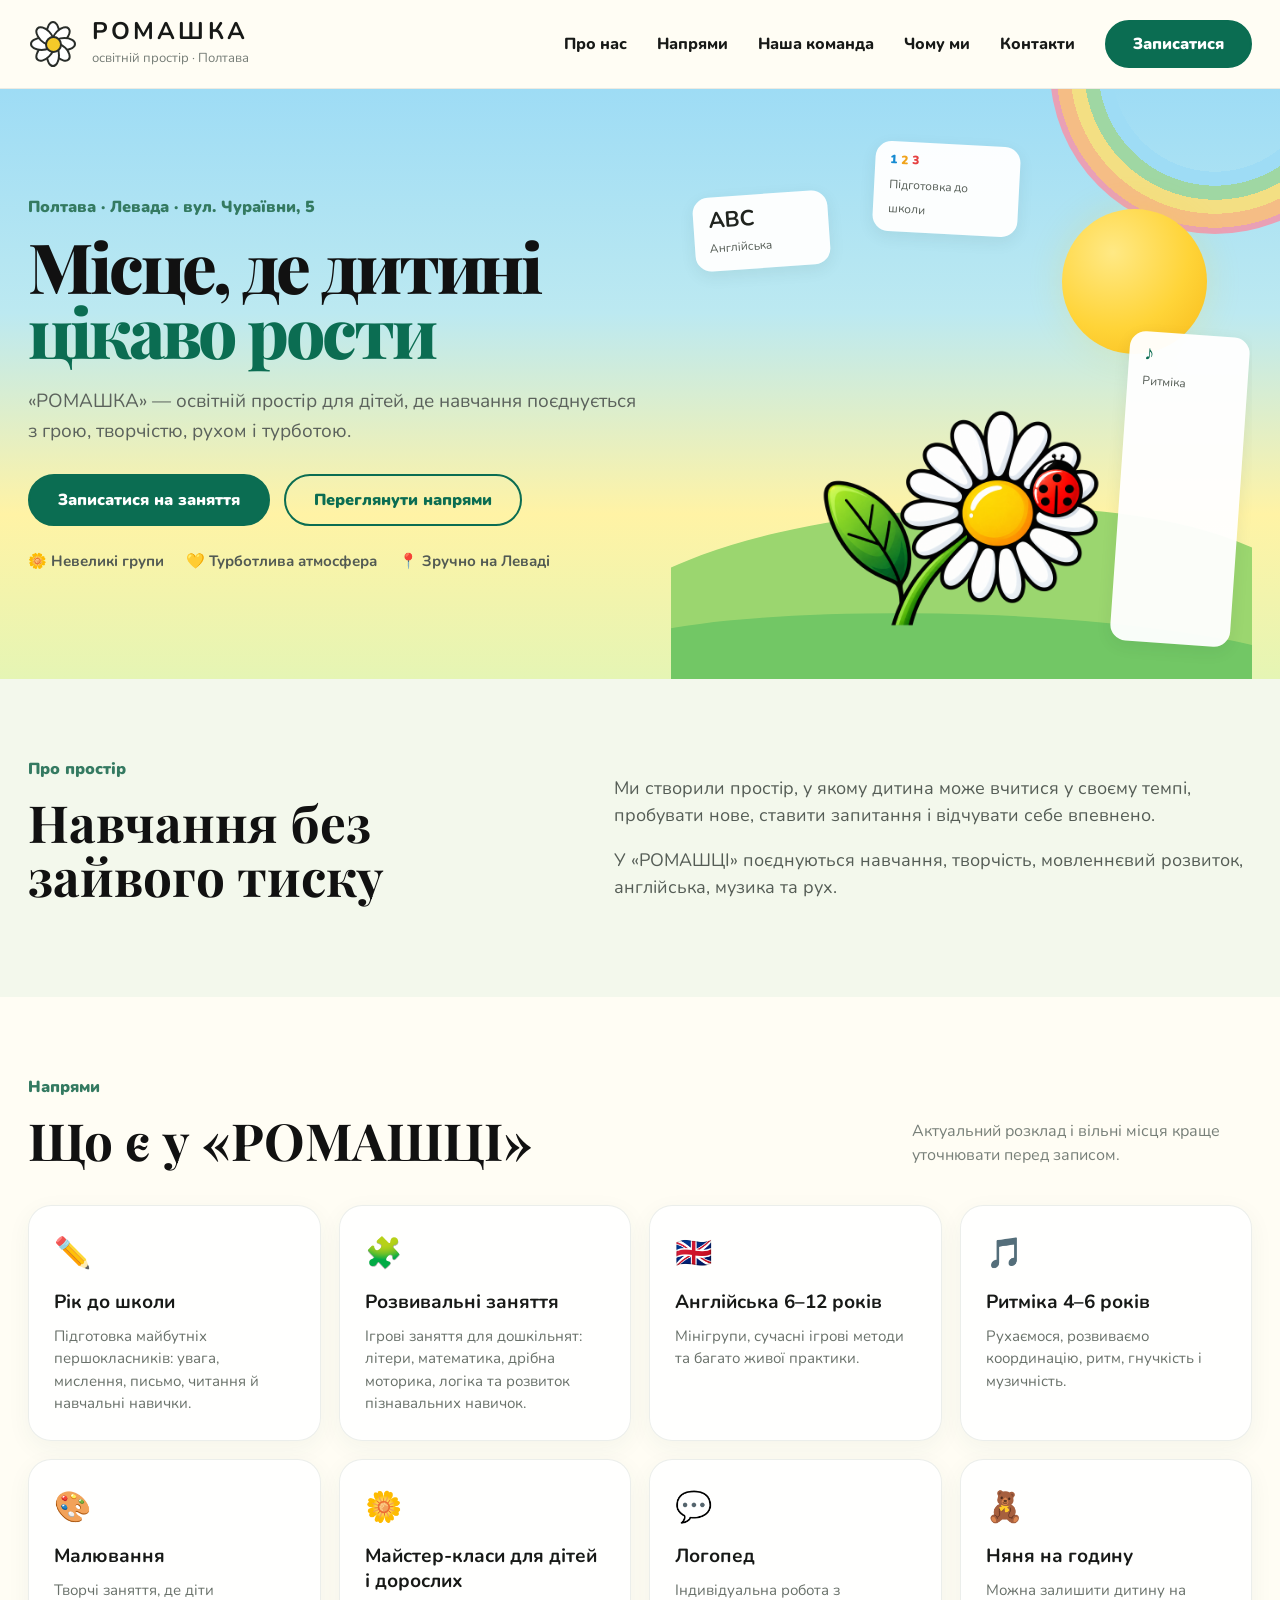
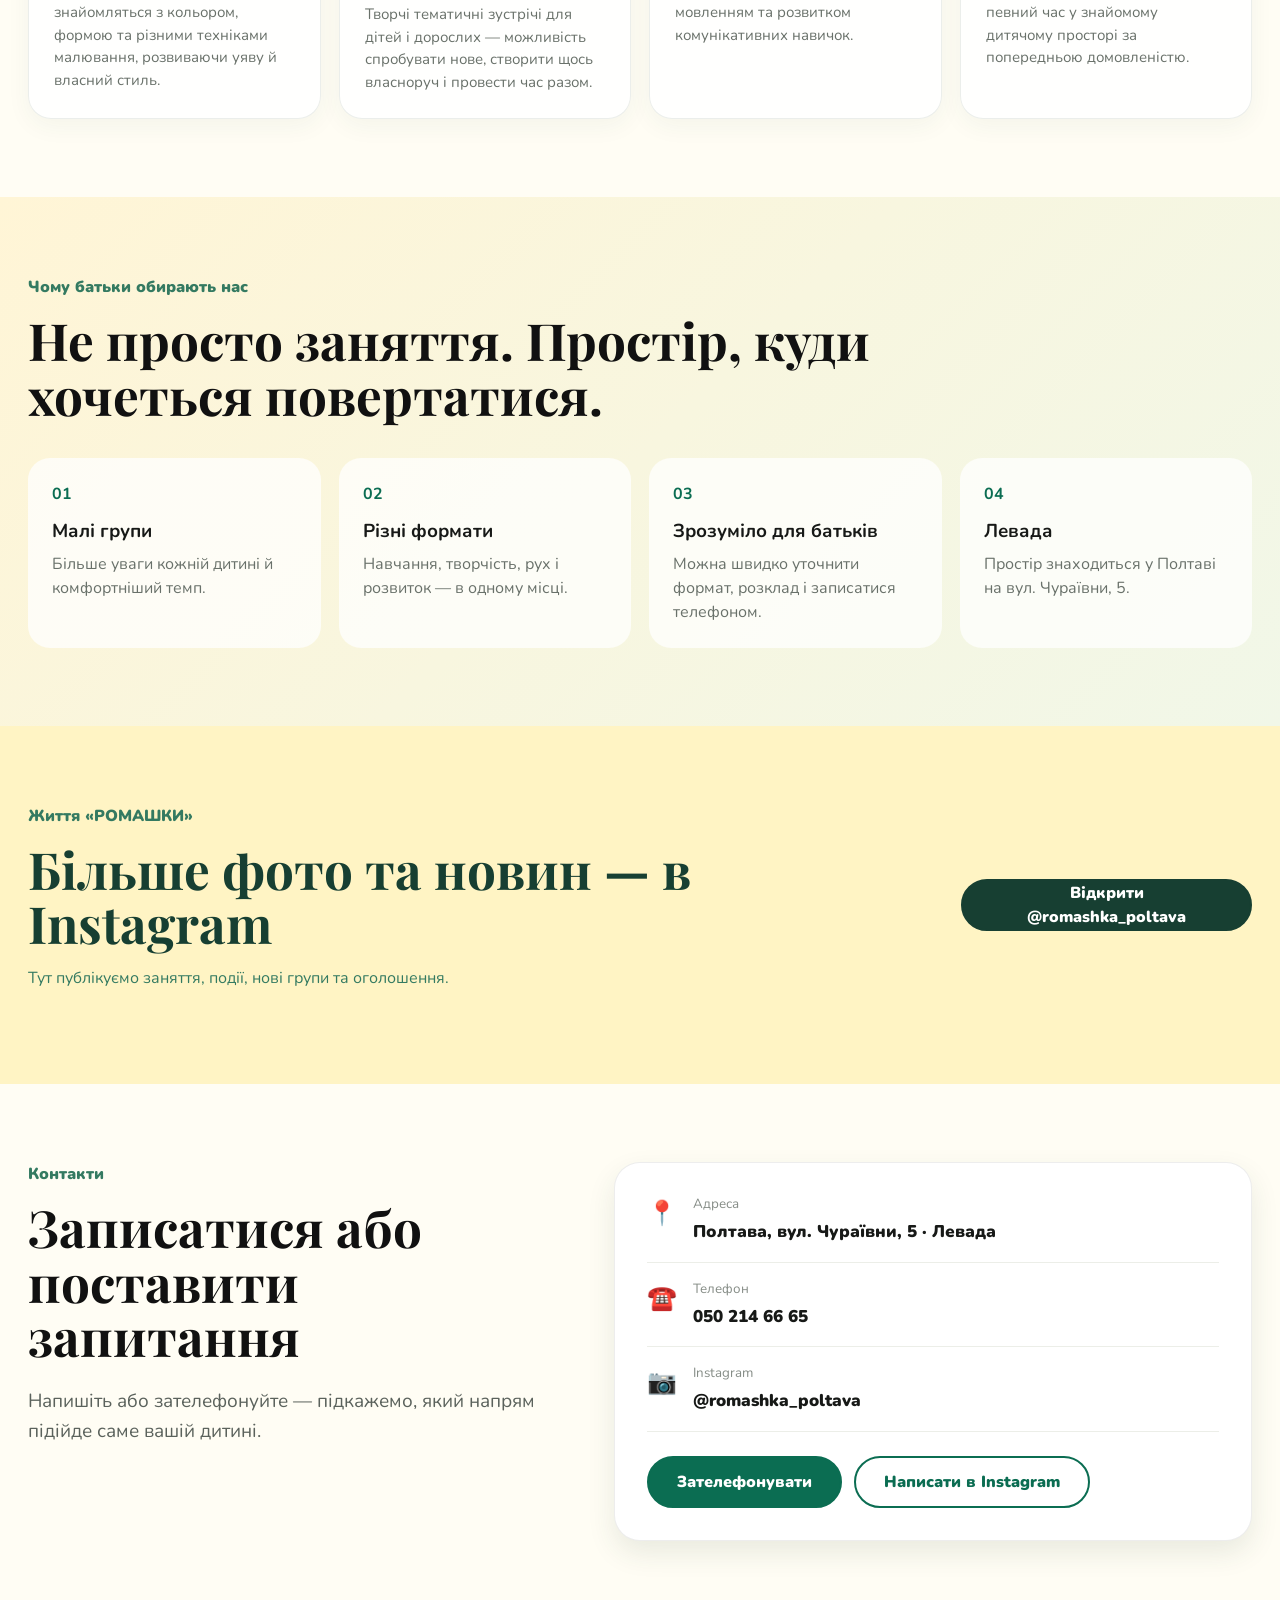
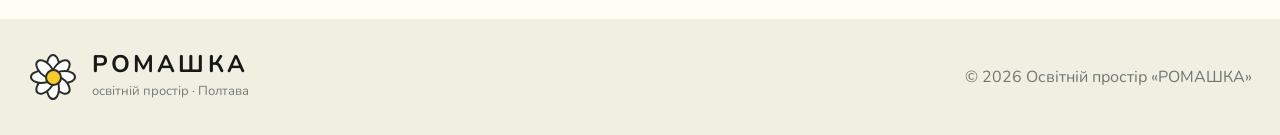
<file: index.html>
<!doctype html>
<html lang="uk">
<head>
  <meta charset="utf-8">
  <meta name="viewport" content="width=device-width, initial-scale=1">

  <title>Освітній простір «РОМАШКА» — Полтава, Левада</title>

  <meta
    name="description"
    content="Освітній простір «РОМАШКА» у Полтаві, Левада. Підготовка до школи, розвивальні заняття, англійська, ритміка, малювання, майстер-класи для дітей і дорослих, логопед та няня на годину."
  >

  <meta name="theme-color" content="#f7f3df">

  <link rel="preconnect" href="https://fonts.googleapis.com">
  <link rel="preconnect" href="https://fonts.gstatic.com" crossorigin>

  <link
    href="https://fonts.googleapis.com/css2?family=Nunito:wght@400;600;700;800;900&family=Playfair+Display:wght@700;800&display=swap"
    rel="stylesheet"
  >

  <link rel="stylesheet" href="styles.css">
</head>

<body>

  <header class="site-header">
    <div class="container nav">

      <a class="brand" href="#top" aria-label="РОМАШКА — на головну">

        <span class="brand-mark" aria-hidden="true">
          <span class="petal p1"></span>
          <span class="petal p2"></span>
          <span class="petal p3"></span>
          <span class="petal p4"></span>
          <span class="petal p5"></span>
          <span class="petal p6"></span>
          <span class="petal p7"></span>
          <span class="petal p8"></span>
          <span class="center-dot"></span>
        </span>

        <span>
          <strong>РОМАШКА</strong>
          <small>освітній простір · Полтава</small>
        </span>

      </a>

      <button
        class="menu-btn"
        aria-label="Відкрити меню"
        aria-expanded="false"
      >
        ☰
      </button>

      <nav class="menu">
        <a href="#about">Про нас</a>
        <a href="#programs">Напрями</a>
        <a href="team.html">Наша команда</a>
        <a href="#why">Чому ми</a>
        <a href="#contacts">Контакти</a>

        <a
          class="btn btn-small"
          href="tel:+380502146665"
        >
          Записатися
        </a>
      </nav>

    </div>
  </header>


  <main id="top">

    <section class="hero">
      <div class="container hero-grid">

        <div class="hero-copy">

          <div class="eyebrow">
            Полтава · Левада · вул. Чураївни, 5
          </div>

          <h1>
            Місце, де дитині
            <span>цікаво рости</span>
          </h1>

          <p class="lead">
            «РОМАШКА» — освітній простір для дітей,
            де навчання поєднується з грою,
            творчістю, рухом і турботою.
          </p>

          <div class="hero-actions">

            <a
              class="btn"
              href="tel:+380502146665"
            >
              Записатися на заняття
            </a>

            <a
              class="btn btn-ghost"
              href="#programs"
            >
              Переглянути напрями
            </a>

          </div>

          <div class="mini-trust">
            <span>🌼 Невеликі групи</span>
            <span>💛 Турботлива атмосфера</span>
            <span>📍 Зручно на Леваді</span>
          </div>

        </div>


        <div class="hero-art" aria-label="Освітній простір РОМАШКА">

          <div class="sun"></div>

          <div class="hill hill-1"></div>
          <div class="hill hill-2"></div>

          <a href="english.html" class="card-float card-a" style="text-decoration:none; color:inherit;">
            <b>ABC</b>
            <span>Англійська</span>
          </a>

          <div class="card-float card-b">
            <b class="numbers">
  <span class="n1">1</span>
  <span class="n2">2</span>
  <span class="n3">3</span>
</b>
            <span>Підготовка до школи</span>
          </div>

          <div class="card-float card-c">
            <b>♪</b>
            <span>Ритміка</span>
          </div>

          <div class="big-daisy">
            <img
              src="romashka-clean.png"
              alt="Ромашка з сонечком — символ освітнього простору РОМАШКА"
              style="width:100%;height:100%;object-fit:contain;display:block;"
            >
          </div>

        </div>

      </div>
    </section>


    <section class="section soft" id="about">

      <div class="container two-col">

        <div>
          <div class="eyebrow">Про простір</div>

          <h2>
            Навчання без зайвого тиску
          </h2>
        </div>

        <div class="body-copy">

          <p>
            Ми створили простір, у якому дитина може
            вчитися у своєму темпі, пробувати нове,
            ставити запитання і відчувати себе впевнено.
          </p>

          <p>
            У «РОМАШЦІ» поєднуються навчання,
            творчість, мовленнєвий розвиток,
            англійська, музика та рух.
          </p>

        </div>

      </div>

    </section>


    <section class="section" id="programs">

      <div class="container">

        <div class="section-head">

          <div>
            <div class="eyebrow">Напрями</div>

            <h2>
              Що є у «РОМАШЦІ»
            </h2>
          </div>

          <p>
            Актуальний розклад і вільні місця
            краще уточнювати перед записом.
          </p>

        </div>


        <div class="program-grid">

       <a href="school-preparation.html" class="program-card" style="text-decoration:none; color:inherit;">

            <div class="icon">✏️</div>

            <h3>
              Рік до школи
            </h3>

            <p>
              Підготовка майбутніх першокласників:
              увага, мислення, письмо, читання
              й навчальні навички.
            </p>

          </a>


          <a href="development-classes.html" class="program-card" style="text-decoration:none; color:inherit;">

            <div class="icon">🧩</div>

            <h3>
              Розвивальні заняття
            </h3>

            <p>
              Ігрові заняття для дошкільнят:
              літери, математика, дрібна моторика,
              логіка та розвиток пізнавальних навичок.
            </p>

          </a>


          <a href="english.html" class="program-card" style="text-decoration:none; color:inherit;">

            <div class="icon">🇬🇧</div>

            <h3>
              Англійська 6–12 років
            </h3>

            <p>
              Мінігрупи, сучасні ігрові методи
              та багато живої практики.
            </p>

          </a>


          <a href="rhythmics.html" class="program-card" style="text-decoration:none; color:inherit;">

            <div class="icon">🎵</div>

            <h3>
              Ритміка 4–6 років
            </h3>

            <p>
              Рухаємося, розвиваємо координацію,
              ритм, гнучкість і музичність.
            </p>

          </a>


          <a href="drawing.html" class="program-card" style="text-decoration:none; color:inherit;">

            <div class="icon">🎨</div>

            <h3>
              Малювання
            </h3>

            <p>
              Творчі заняття, де діти знайомляться
              з кольором, формою та різними техніками
              малювання, розвиваючи уяву
              й власний стиль.
            </p>

          </a>


          <a href="masterclasses.html" class="program-card" style="text-decoration:none; color:inherit;">

            <div class="icon">🌼</div>

            <h3>
              Майстер-класи для дітей і дорослих
            </h3>

            <p>
              Творчі тематичні зустрічі для дітей
              і дорослих — можливість спробувати нове,
              створити щось власноруч
              і провести час разом.
            </p>

          </a>


          <a href="logoped.html" class="program-card" style="text-decoration:none; color:inherit;">

            <div class="icon">💬</div>

            <h3>
              Логопед
            </h3>

            <p>
              Індивідуальна робота з мовленням
              та розвитком комунікативних навичок.
            </p>

          </a>


          <a href="nanny.html" class="program-card" style="text-decoration:none; color:inherit;">

            <div class="icon">🧸</div>

            <h3>
              Няня на годину
            </h3>

            <p>
              Можна залишити дитину на певний час
              у знайомому дитячому просторі
              за попередньою домовленістю.
            </p>

          </a>

        </div>

      </div>

    </section>


    <section class="section warm" id="why">

      <div class="container">

        <div class="eyebrow">
          Чому батьки обирають нас
        </div>

        <h2>
          Не просто заняття.
          Простір, куди хочеться повертатися.
        </h2>

        <div class="benefits">

          <div>
            <b>01</b>
            <h3>Малі групи</h3>
            <p>
              Більше уваги кожній дитині
              й комфортніший темп.
            </p>
          </div>

          <div>
            <b>02</b>
            <h3>Різні формати</h3>
            <p>
              Навчання, творчість, рух
              і розвиток — в одному місці.
            </p>
          </div>

          <div>
            <b>03</b>
            <h3>Зрозуміло для батьків</h3>
            <p>
              Можна швидко уточнити формат,
              розклад і записатися телефоном.
            </p>
          </div>

          <div>
            <b>04</b>
            <h3>Левада</h3>
            <p>
              Простір знаходиться у Полтаві
              на вул. Чураївни, 5.
            </p>
          </div>

        </div>

      </div>

    </section>


    <section class="section instagram">

      <div class="container insta-box">

        <div>

          <div class="eyebrow">
            Життя «РОМАШКИ»
          </div>

          <h2>
            Більше фото та новин — в Instagram
          </h2>

          <p>
            Тут публікуємо заняття,
            події, нові групи та оголошення.
          </p>

        </div>

        <a
          class="btn btn-dark"
          href="https://www.instagram.com/romashka_poltava/"
          target="_blank"
          rel="noopener"
        >
          Відкрити @romashka_poltava
        </a>

      </div>

    </section>


    <section class="section contacts" id="contacts">

      <div class="container contact-grid">

        <div>

          <div class="eyebrow">
            Контакти
          </div>

          <h2>
            Записатися або поставити запитання
          </h2>

          <p class="lead small">
            Напишіть або зателефонуйте —
            підкажемо, який напрям підійде саме вашій дитині.
          </p>

        </div>


        <div class="contact-card">

          <div class="contact-row">

            <span>📍</span>

            <div>
              <small>Адреса</small>
              <strong>
                Полтава, вул. Чураївни, 5 · Левада
              </strong>
            </div>

          </div>


          <div class="contact-row">

            <span>☎️</span>

            <div>
              <small>Телефон</small>

              <a href="tel:+380502146665">
                050 214 66 65
              </a>
            </div>

          </div>


          <div class="contact-row">

            <span>📷</span>

            <div>
              <small>Instagram</small>

              <a
                href="https://www.instagram.com/romashka_poltava/"
                target="_blank"
                rel="noopener"
              >
                @romashka_poltava
              </a>
            </div>

          </div>


          <div class="contact-actions">

            <a
              class="btn"
              href="tel:+380502146665"
            >
              Зателефонувати
            </a>

            <a
              class="btn btn-ghost"
              href="https://www.instagram.com/romashka_poltava/"
              target="_blank"
              rel="noopener"
            >
              Написати в Instagram
            </a>

          </div>

        </div>

      </div>

    </section>

  </main>


  <footer>

    <div class="container footer-grid">

      <div class="brand footer-brand">

        <span class="brand-mark mini" aria-hidden="true">
          <span class="petal p1"></span>
          <span class="petal p2"></span>
          <span class="petal p3"></span>
          <span class="petal p4"></span>
          <span class="petal p5"></span>
          <span class="petal p6"></span>
          <span class="petal p7"></span>
          <span class="petal p8"></span>
          <span class="center-dot"></span>
        </span>

        <span>
          <strong>РОМАШКА</strong>
          <small>освітній простір · Полтава</small>
        </span>

      </div>

      <p>
        © <span id="year"></span>
        Освітній простір «РОМАШКА»
      </p>

    </div>

  </footer>


  <script src="script.js"></script>

</body>
</html>
</file>
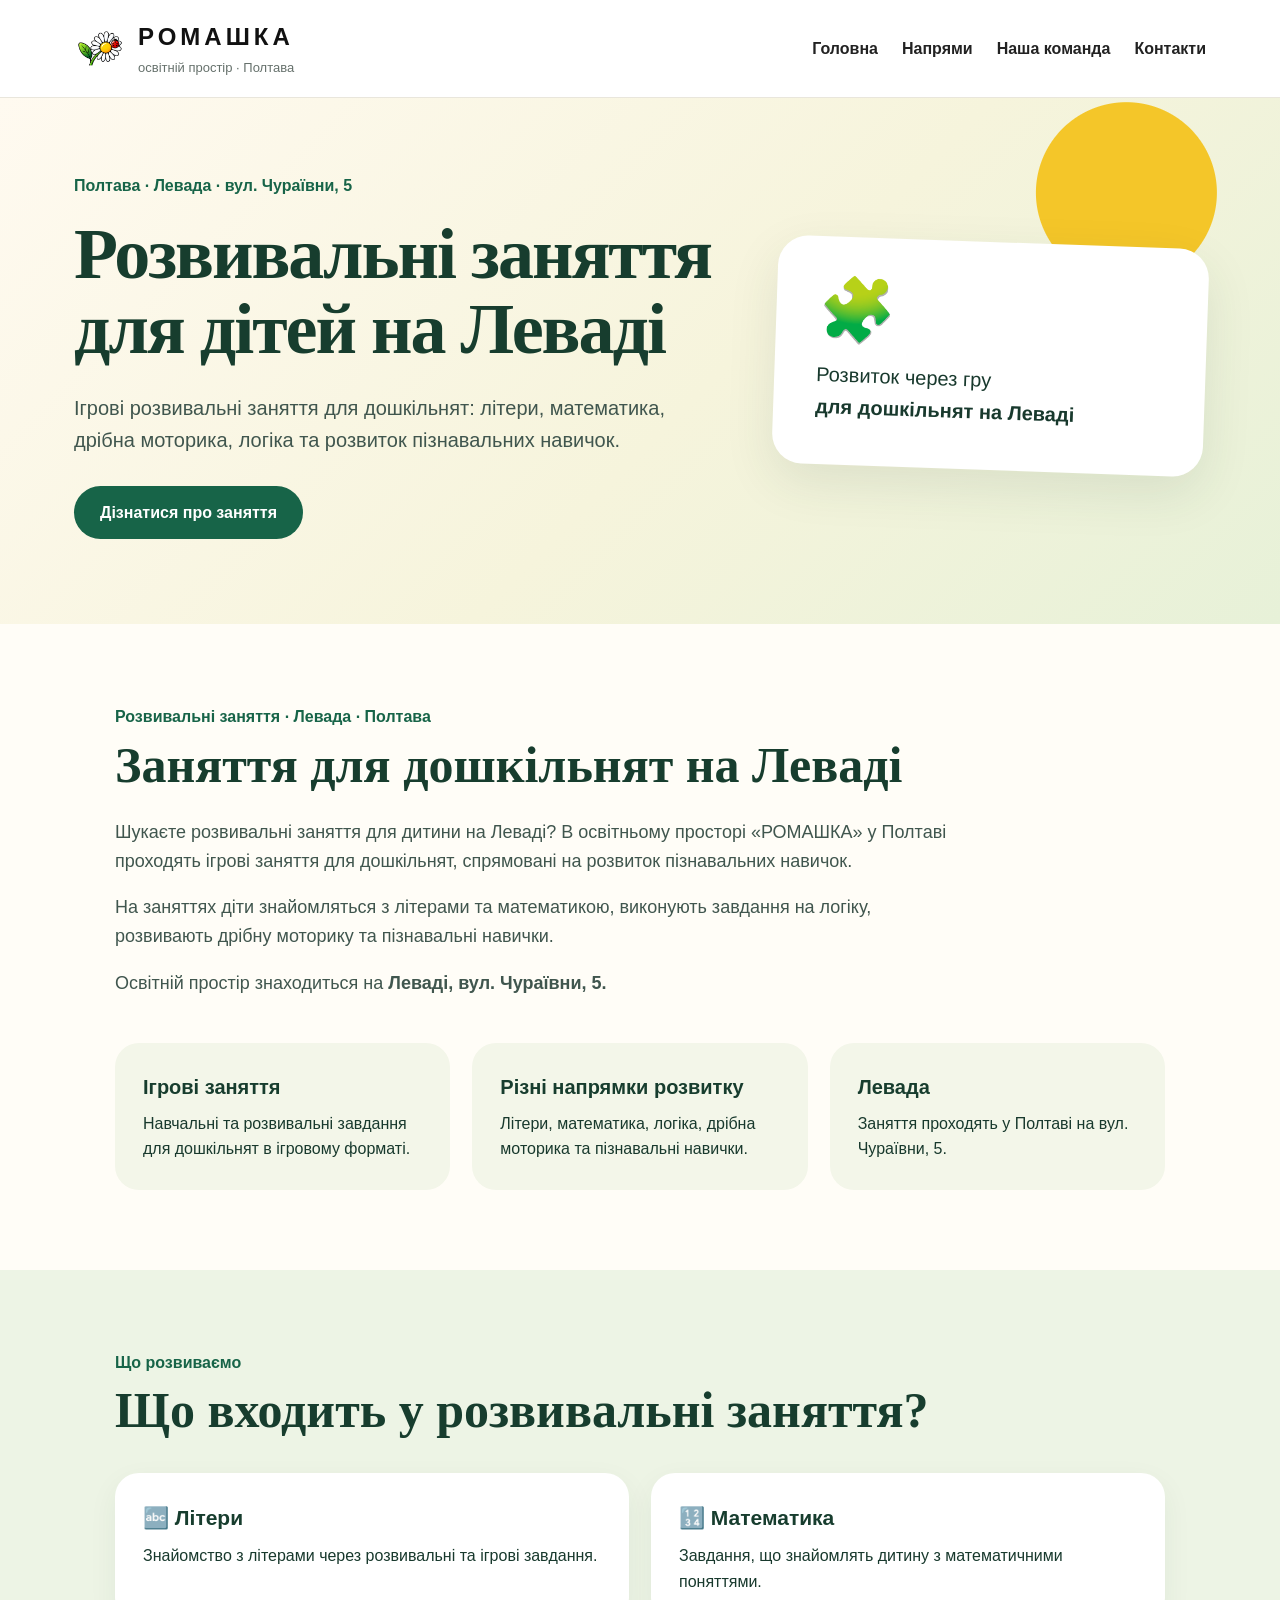
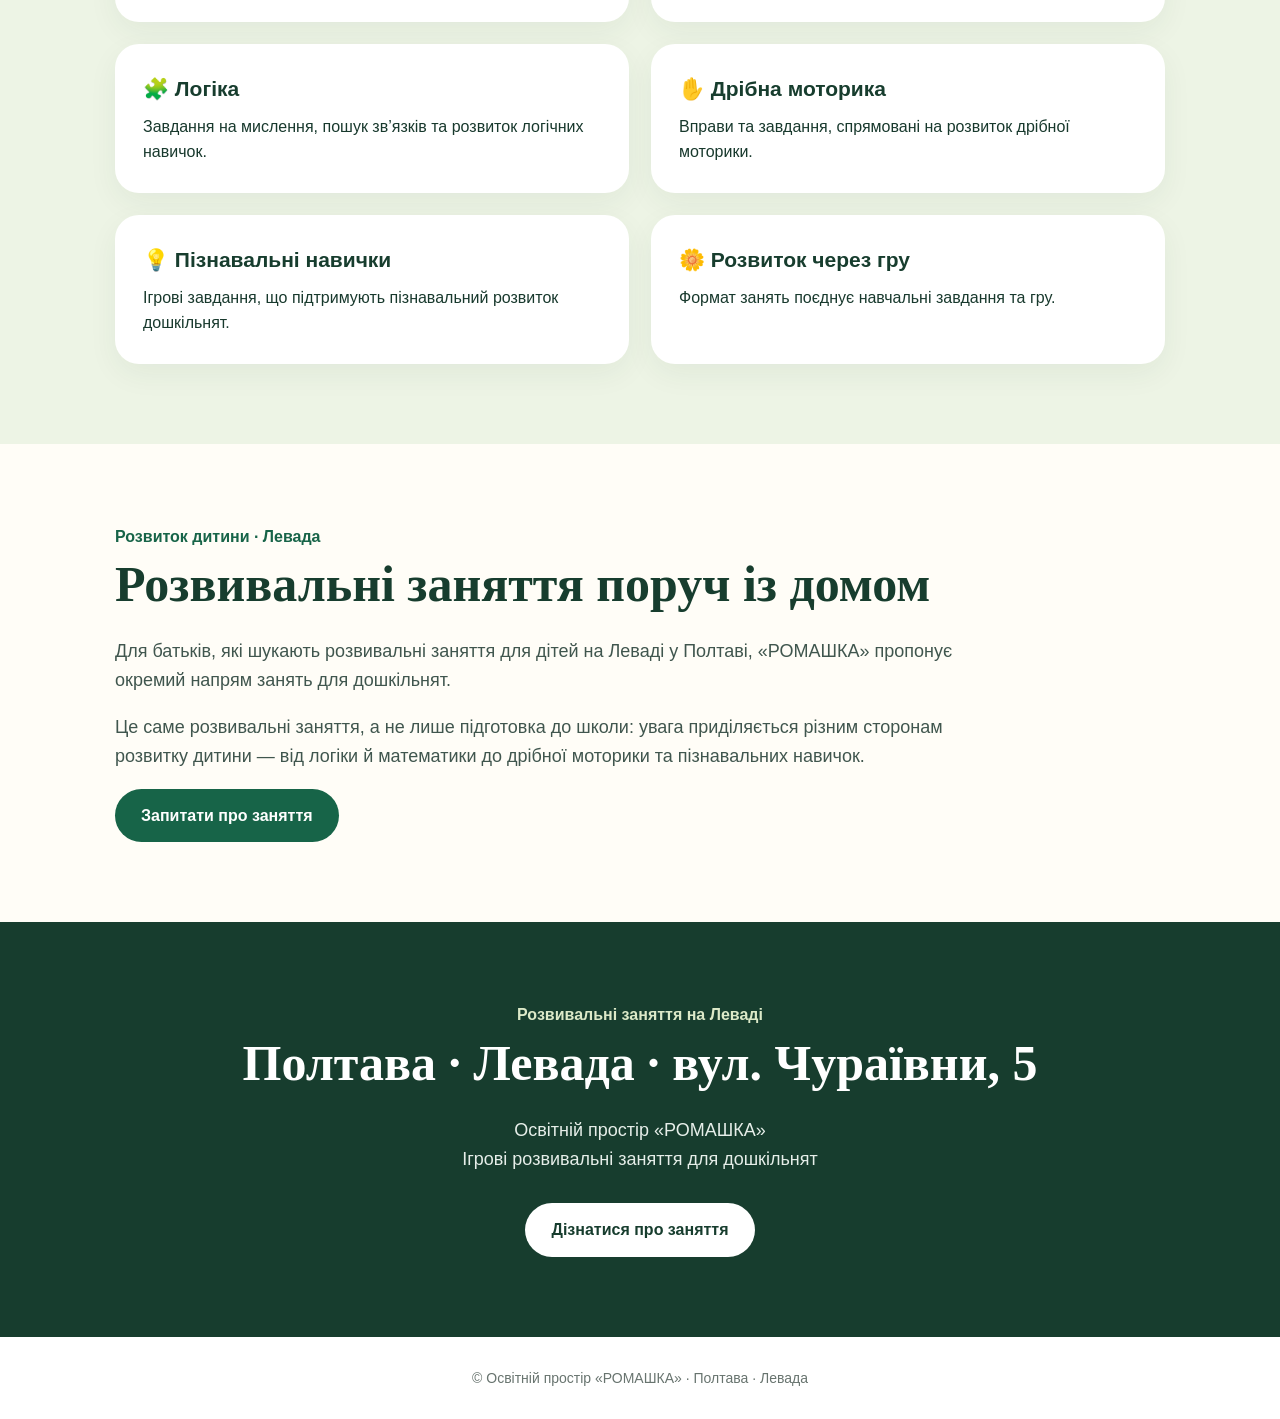
<file: development-classes.html>
<!DOCTYPE html>
<html lang="uk">
<head>
  <meta charset="UTF-8">
  <meta name="viewport" content="width=device-width, initial-scale=1.0">

  <title>Розвивальні заняття для дітей на Леваді | Полтава</title>

  <meta name="description" content="Розвивальні заняття для дітей та дошкільнят на Леваді у Полтаві: літери, математика, логіка, дрібна моторика та розвиток пізнавальних навичок. Освітній простір «РОМАШКА», вул. Чураївни, 5.">

  <link rel="canonical" href="https://romashka.poltava.ua/development-classes.html">

  <style>
    * { box-sizing: border-box; }

    html { scroll-behavior: smooth; }

    body {
      margin: 0;
      font-family: Arial, Helvetica, sans-serif;
      color: #18392d;
      background: #fffdf7;
      line-height: 1.6;
    }

    a { color: inherit; }

    .header {
      background: rgba(255,255,255,.96);
      border-bottom: 1px solid #e9e6dc;
    }

    .header-inner {
      max-width: 1180px;
      margin: 0 auto;
      padding: 18px 24px;
      display: flex;
      align-items: center;
      justify-content: space-between;
      gap: 25px;
    }

    .brand {
      display: flex;
      align-items: center;
      gap: 12px;
      text-decoration: none;
    }

    .brand img {
      width: 52px;
      height: 52px;
      object-fit: contain;
    }

    .brand-name {
      font-size: 24px;
      letter-spacing: 4px;
      color: #111;
      font-weight: 700;
    }

    .brand-subtitle {
      display: block;
      font-size: 13px;
      letter-spacing: 0;
      color: #66716c;
      font-weight: 400;
      margin-top: 2px;
    }

    .nav {
      display: flex;
      gap: 24px;
      align-items: center;
      flex-wrap: wrap;
    }

    .nav a {
      text-decoration: none;
      font-weight: 700;
      color: #222;
    }

    .nav a:hover { color: #176448; }

    .hero {
      background:
        radial-gradient(circle at 88% 18%, #f4c629 0 90px, transparent 91px),
        linear-gradient(135deg, #fffaf0 0%, #f6f4dc 55%, #e7f1d8 100%);
    }

    .hero-inner {
      max-width: 1180px;
      margin: 0 auto;
      padding: 75px 24px 85px;
      display: grid;
      grid-template-columns: 1.2fr .8fr;
      gap: 55px;
      align-items: center;
    }

    .location {
      display: inline-block;
      font-weight: 800;
      color: #176448;
      margin-bottom: 18px;
    }

    h1 {
      font-family: Georgia, "Times New Roman", serif;
      font-size: clamp(42px, 6vw, 72px);
      line-height: 1.04;
      margin: 0 0 25px;
      color: #173d2e;
      letter-spacing: -2px;
    }

    .lead {
      font-size: 20px;
      max-width: 700px;
      color: #40564e;
      margin-bottom: 30px;
    }

    .button {
      display: inline-block;
      padding: 14px 26px;
      background: #176448;
      color: white;
      border-radius: 999px;
      text-decoration: none;
      font-weight: 800;
    }

    .learning-card {
      background: white;
      padding: 42px;
      border-radius: 30px;
      box-shadow: 0 18px 50px rgba(35,70,53,.10);
      transform: rotate(2deg);
    }

    .learning-icon {
      font-size: 62px;
      line-height: 1;
      margin-bottom: 18px;
    }

    .learning-card p {
      font-size: 20px;
      margin: 0;
    }

    .section {
      padding: 80px 24px;
    }

    .container {
      max-width: 1050px;
      margin: 0 auto;
    }

    .eyebrow {
      color: #176448;
      font-weight: 800;
      margin-bottom: 8px;
    }

    h2 {
      font-family: Georgia, "Times New Roman", serif;
      font-size: clamp(34px, 4vw, 50px);
      line-height: 1.1;
      margin: 0 0 25px;
      color: #173d2e;
    }

    .text {
      font-size: 18px;
      color: #40564e;
      max-width: 850px;
    }

    .features {
      display: grid;
      grid-template-columns: repeat(3, 1fr);
      gap: 22px;
      margin-top: 45px;
    }

    .feature {
      background: #f3f6e9;
      border-radius: 24px;
      padding: 28px;
    }

    .feature strong {
      display: block;
      font-size: 20px;
      margin-bottom: 8px;
      color: #173d2e;
    }

    .development-section {
      background: #edf4e5;
    }

    .development-grid {
      display: grid;
      grid-template-columns: repeat(2, 1fr);
      gap: 22px;
      margin-top: 35px;
    }

    .development-item {
      background: white;
      border-radius: 24px;
      padding: 28px;
      box-shadow: 0 10px 30px rgba(35,70,53,.06);
    }

    .development-item strong {
      display: block;
      font-size: 21px;
      margin-bottom: 8px;
      color: #173d2e;
    }

    .location-section {
      text-align: center;
      background: #173d2e;
      color: white;
    }

    .location-section h2 { color: white; }

    .location-section .text {
      color: #e6eee9;
      margin: 0 auto 30px;
    }

    .location-section .button {
      background: white;
      color: #173d2e;
    }

    footer {
      padding: 30px 24px;
      text-align: center;
      color: #68746f;
      background: white;
      font-size: 14px;
    }

    @media (max-width: 800px) {
      .header-inner {
        flex-direction: column;
        align-items: flex-start;
      }

      .nav {
        gap: 14px;
        font-size: 14px;
      }

      .hero-inner {
        grid-template-columns: 1fr;
        padding-top: 50px;
      }

      .features,
      .development-grid {
        grid-template-columns: 1fr;
      }

      .learning-card {
        max-width: 330px;
      }

      h1 { letter-spacing: -1px; }
    }
  </style>

  <script type="application/ld+json">
  {
    "@context": "https://schema.org",
    "@type": "EducationalOrganization",
    "name": "Освітній простір РОМАШКА",
    "url": "https://romashka.poltava.ua/",
    "address": {
      "@type": "PostalAddress",
      "streetAddress": "вул. Чураївни, 5",
      "addressLocality": "Полтава",
      "addressRegion": "Полтавська область",
      "addressCountry": "UA"
    }
  }
  </script>

</head>

<body>

<header class="header">
  <div class="header-inner">

    <a class="brand" href="index.html">
      <img src="romashka-clean.png" alt="Освітній простір РОМАШКА">

      <div>
        <span class="brand-name">РОМАШКА</span>
        <span class="brand-subtitle">освітній простір · Полтава</span>
      </div>
    </a>

    <nav class="nav">
      <a href="index.html">Головна</a>
      <a href="index.html#programs">Напрями</a>
      <a href="team.html">Наша команда</a>
      <a href="index.html#contacts">Контакти</a>
    </nav>

  </div>
</header>

<main>

  <section class="hero">
    <div class="hero-inner">

      <div>
        <div class="location">Полтава · Левада · вул. Чураївни, 5</div>

        <h1>Розвивальні заняття для дітей на Леваді</h1>

        <p class="lead">
          Ігрові розвивальні заняття для дошкільнят:
          літери, математика, дрібна моторика, логіка
          та розвиток пізнавальних навичок.
        </p>

        <a class="button" href="tel:+380502146665">
          Дізнатися про заняття
        </a>
      </div>

      <div class="learning-card">
        <div class="learning-icon">🧩</div>

        <p>
          Розвиток через гру<br>
          <strong>для дошкільнят на Леваді</strong>
        </p>
      </div>

    </div>
  </section>


  <section class="section">
    <div class="container">

      <div class="eyebrow">Розвивальні заняття · Левада · Полтава</div>

      <h2>Заняття для дошкільнят на Леваді</h2>

      <div class="text">
        <p>
          Шукаєте розвивальні заняття для дитини на Леваді?
          В освітньому просторі «РОМАШКА» у Полтаві проходять
          ігрові заняття для дошкільнят, спрямовані на розвиток
          пізнавальних навичок.
        </p>

        <p>
          На заняттях діти знайомляться з літерами та математикою,
          виконують завдання на логіку, розвивають дрібну моторику
          та пізнавальні навички.
        </p>

        <p>
          Освітній простір знаходиться на
          <strong>Леваді, вул. Чураївни, 5.</strong>
        </p>
      </div>

      <div class="features">

        <div class="feature">
          <strong>Ігрові заняття</strong>
          Навчальні та розвивальні завдання для дошкільнят в ігровому форматі.
        </div>

        <div class="feature">
          <strong>Різні напрямки розвитку</strong>
          Літери, математика, логіка, дрібна моторика та пізнавальні навички.
        </div>

        <div class="feature">
          <strong>Левада</strong>
          Заняття проходять у Полтаві на вул. Чураївни, 5.
        </div>

      </div>

    </div>
  </section>


  <section class="section development-section">
    <div class="container">

      <div class="eyebrow">Що розвиваємо</div>

      <h2>Що входить у розвивальні заняття?</h2>

      <div class="development-grid">

        <div class="development-item">
          <strong>🔤 Літери</strong>
          Знайомство з літерами через розвивальні та ігрові завдання.
        </div>

        <div class="development-item">
          <strong>🔢 Математика</strong>
          Завдання, що знайомлять дитину з математичними поняттями.
        </div>

        <div class="development-item">
          <strong>🧩 Логіка</strong>
          Завдання на мислення, пошук зв’язків та розвиток логічних навичок.
        </div>

        <div class="development-item">
          <strong>✋ Дрібна моторика</strong>
          Вправи та завдання, спрямовані на розвиток дрібної моторики.
        </div>

        <div class="development-item">
          <strong>💡 Пізнавальні навички</strong>
          Ігрові завдання, що підтримують пізнавальний розвиток дошкільнят.
        </div>

        <div class="development-item">
          <strong>🌼 Розвиток через гру</strong>
          Формат занять поєднує навчальні завдання та гру.
        </div>

      </div>

    </div>
  </section>


  <section class="section">
    <div class="container">

      <div class="eyebrow">Розвиток дитини · Левада</div>

      <h2>Розвивальні заняття поруч із домом</h2>

      <div class="text">
        <p>
          Для батьків, які шукають розвивальні заняття для дітей
          на Леваді у Полтаві, «РОМАШКА» пропонує окремий напрям
          занять для дошкільнят.
        </p>

        <p>
          Це саме розвивальні заняття, а не лише підготовка до школи:
          увага приділяється різним сторонам розвитку дитини —
          від логіки й математики до дрібної моторики та
          пізнавальних навичок.
        </p>
      </div>

      <a class="button" href="tel:+380502146665">
        Запитати про заняття
      </a>

    </div>
  </section>


  <section class="section location-section">
    <div class="container">

      <div class="eyebrow" style="color:#dce9c8;">
        Розвивальні заняття на Леваді
      </div>

      <h2>Полтава · Левада · вул. Чураївни, 5</h2>

      <p class="text">
        Освітній простір «РОМАШКА»<br>
        Ігрові розвивальні заняття для дошкільнят
      </p>

      <a class="button" href="tel:+380502146665">
        Дізнатися про заняття
      </a>

    </div>
  </section>

</main>

<footer>
  © Освітній простір «РОМАШКА» · Полтава · Левада
</footer>

</body>
</html>
</file>
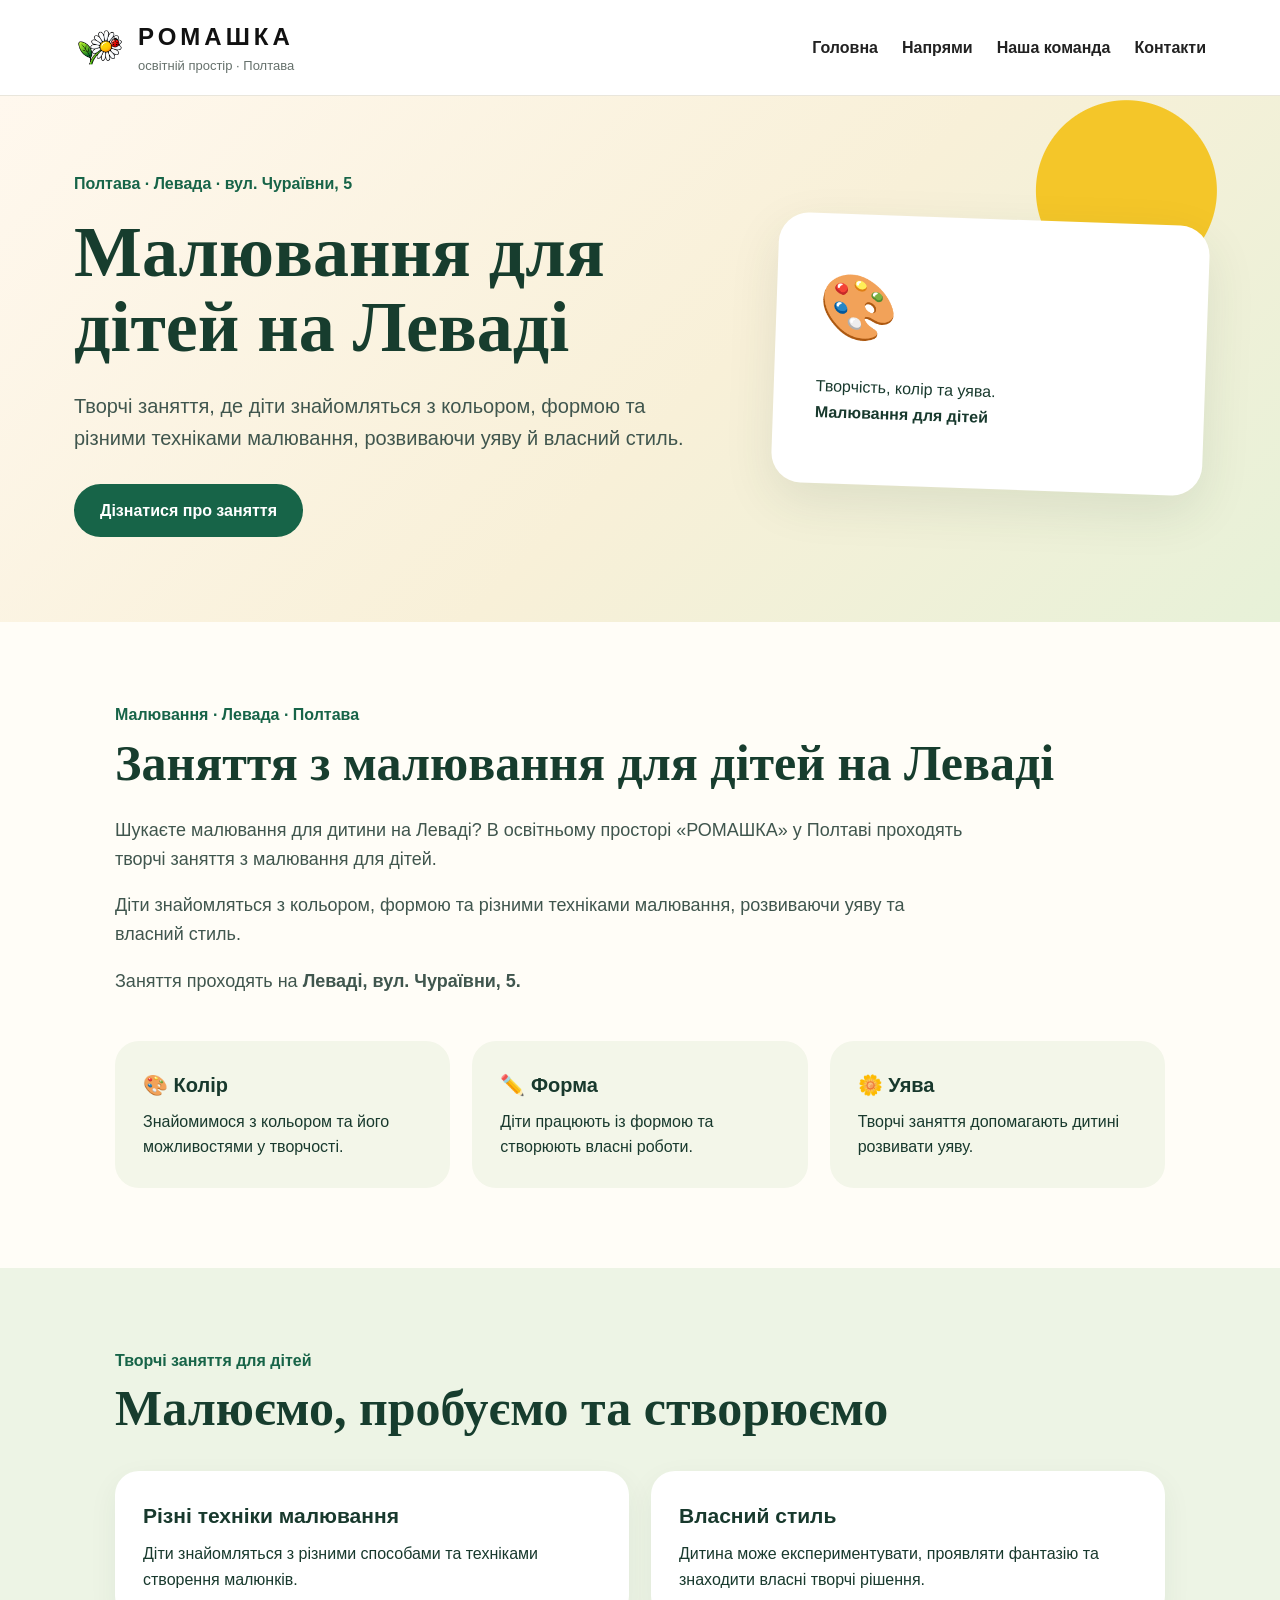
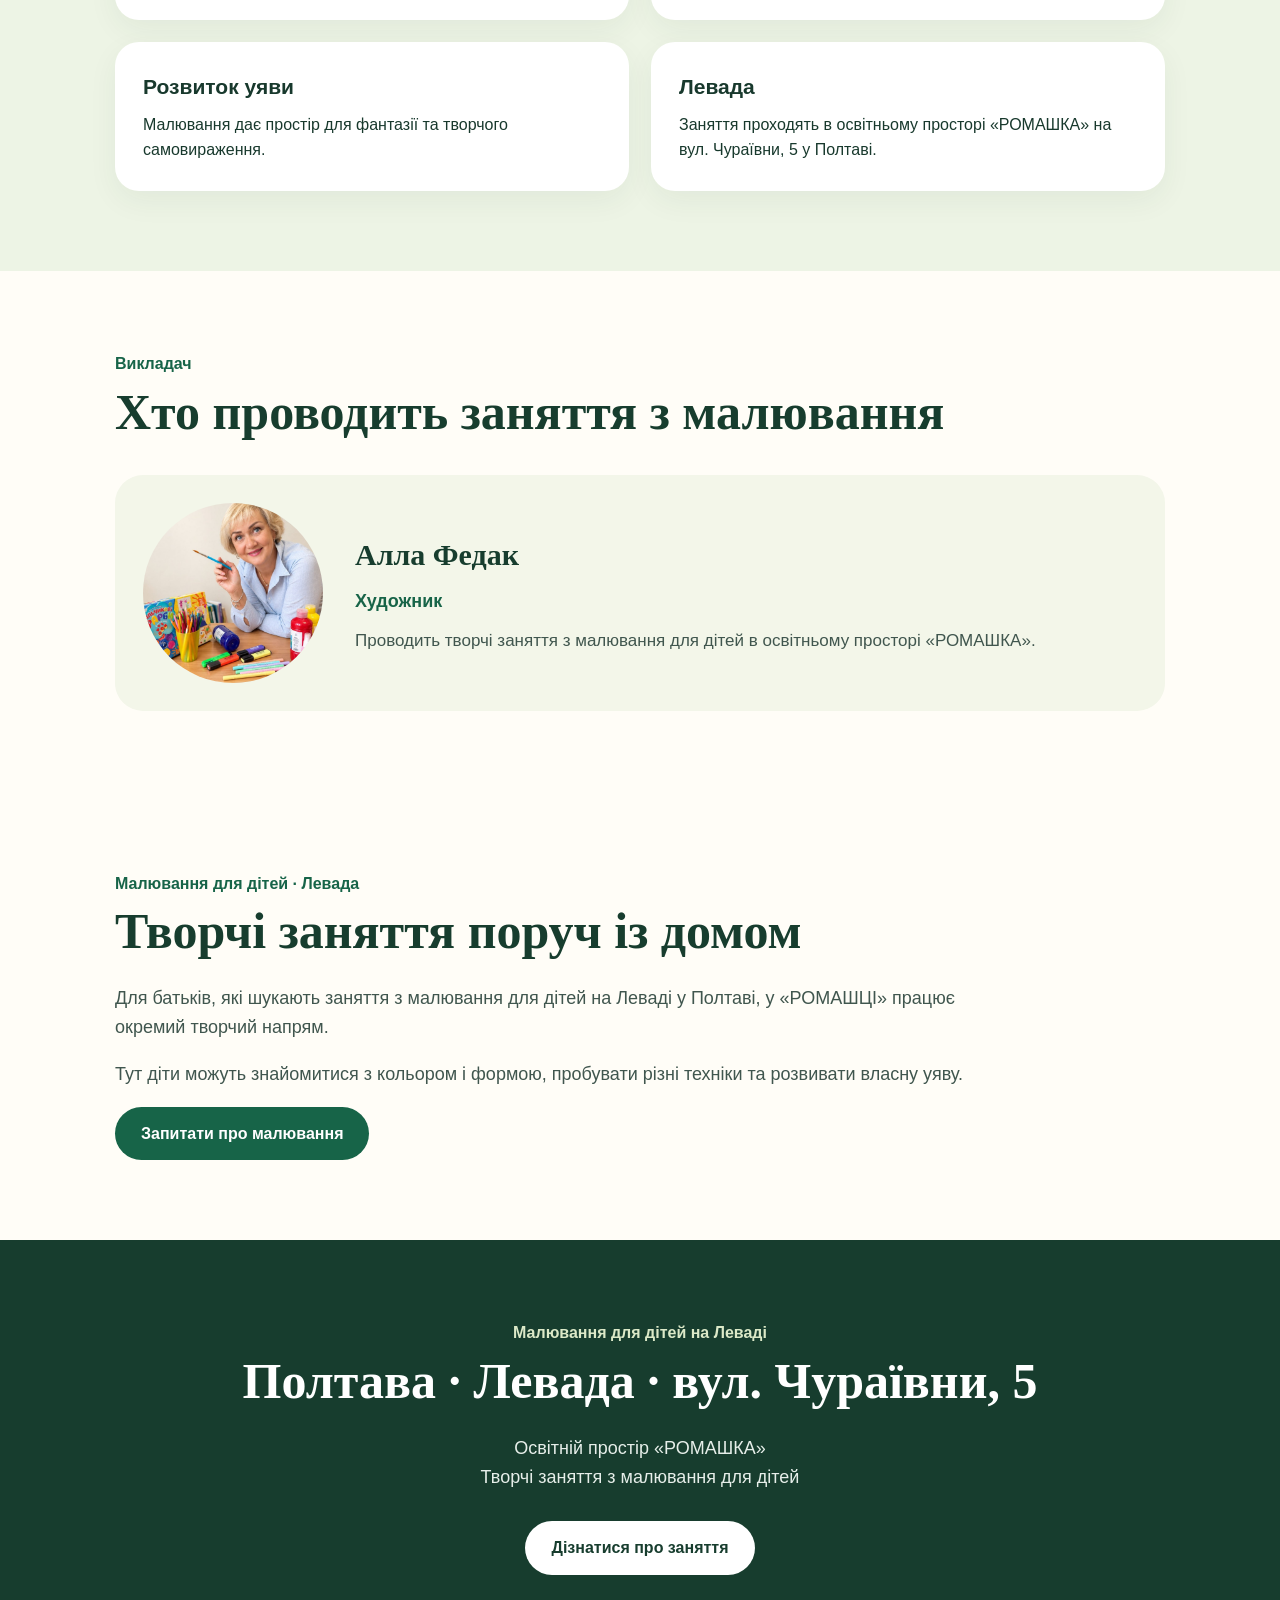
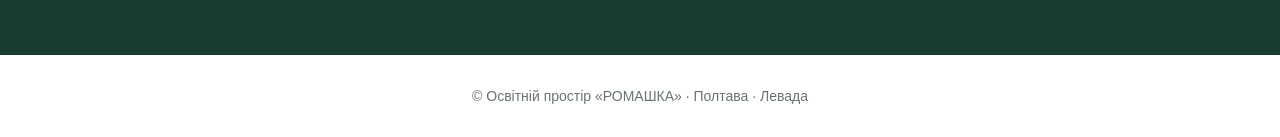
<file: drawing.html>
<!DOCTYPE html>
<html lang="uk">
<head>
  <meta charset="UTF-8">
  <meta name="viewport" content="width=device-width, initial-scale=1.0">

  <title>Малювання для дітей на Леваді | Полтава</title>

  <meta name="description" content="Малювання для дітей на Леваді у Полтаві. Творчі заняття з кольором, формою та різними техніками малювання. Освітній простір «РОМАШКА», вул. Чураївни, 5.">

  <link rel="canonical" href="https://romashka.poltava.ua/drawing.html">

  <style>
    * { box-sizing: border-box; }

    body {
      margin: 0;
      font-family: Arial, Helvetica, sans-serif;
      color: #18392d;
      background: #fffdf7;
      line-height: 1.6;
    }

    a { color: inherit; }

    .header {
      background: rgba(255,255,255,.96);
      border-bottom: 1px solid #e9e6dc;
    }

    .header-inner {
      max-width: 1180px;
      margin: 0 auto;
      padding: 18px 24px;
      display: flex;
      align-items: center;
      justify-content: space-between;
      gap: 25px;
    }

    .brand {
      display: flex;
      align-items: center;
      gap: 12px;
      text-decoration: none;
    }

    .brand img {
      width: 52px;
      height: 52px;
      object-fit: contain;
    }

    .brand-name {
      font-size: 24px;
      letter-spacing: 4px;
      color: #111;
      font-weight: 700;
    }

    .brand-subtitle {
      display: block;
      font-size: 13px;
      color: #66716c;
      font-weight: 400;
    }

    .nav {
      display: flex;
      gap: 24px;
      align-items: center;
      flex-wrap: wrap;
    }

    .nav a {
      text-decoration: none;
      font-weight: 700;
      color: #222;
    }

    .hero {
      background:
        radial-gradient(circle at 88% 18%, #f4c629 0 90px, transparent 91px),
        linear-gradient(135deg, #fff8ee 0%, #f8f0d8 55%, #e7f1d8 100%);
    }

    .hero-inner {
      max-width: 1180px;
      margin: 0 auto;
      padding: 75px 24px 85px;
      display: grid;
      grid-template-columns: 1.2fr .8fr;
      gap: 55px;
      align-items: center;
    }

    .location {
      display: inline-block;
      font-weight: 800;
      color: #176448;
      margin-bottom: 18px;
    }

    h1 {
      font-family: Georgia, "Times New Roman", serif;
      font-size: clamp(42px, 6vw, 72px);
      line-height: 1.04;
      margin: 0 0 25px;
      color: #173d2e;
    }

    .lead {
      font-size: 20px;
      max-width: 700px;
      color: #40564e;
      margin-bottom: 30px;
    }

    .button {
      display: inline-block;
      padding: 14px 26px;
      background: #176448;
      color: white;
      border-radius: 999px;
      text-decoration: none;
      font-weight: 800;
    }

    .art-card {
      background: white;
      padding: 42px;
      border-radius: 30px;
      box-shadow: 0 18px 50px rgba(35,70,53,.10);
      transform: rotate(2deg);
    }

    .art-icon {
      font-size: 64px;
      margin-bottom: 15px;
    }

    .section {
      padding: 80px 24px;
    }

    .container {
      max-width: 1050px;
      margin: 0 auto;
    }

    .eyebrow {
      color: #176448;
      font-weight: 800;
      margin-bottom: 8px;
    }

    h2 {
      font-family: Georgia, "Times New Roman", serif;
      font-size: clamp(34px, 4vw, 50px);
      line-height: 1.1;
      margin: 0 0 25px;
      color: #173d2e;
    }

    .text {
      font-size: 18px;
      color: #40564e;
      max-width: 850px;
    }

    .features {
      display: grid;
      grid-template-columns: repeat(3, 1fr);
      gap: 22px;
      margin-top: 45px;
    }

    .feature {
      background: #f3f6e9;
      border-radius: 24px;
      padding: 28px;
    }

    .feature strong {
      display: block;
      font-size: 20px;
      margin-bottom: 8px;
    }

    .creative {
      background: #edf4e5;
    }

    .creative-grid {
      display: grid;
      grid-template-columns: repeat(2, 1fr);
      gap: 22px;
      margin-top: 35px;
    }

    .creative-card {
      background: white;
      border-radius: 24px;
      padding: 28px;
      box-shadow: 0 10px 30px rgba(35,70,53,.06);
    }

    .creative-card strong {
      display: block;
      font-size: 21px;
      margin-bottom: 8px;
    }

    .location-section {
      text-align: center;
      background: #173d2e;
      color: white;
    }

    .location-section h2 { color: white; }

    .location-section .text {
      color: #e6eee9;
      margin: 0 auto 30px;
    }

    .location-section .button {
      background: white;
      color: #173d2e;
    }

    footer {
      padding: 30px 24px;
      text-align: center;
      color: #68746f;
      background: white;
      font-size: 14px;
    }

    @media (max-width: 800px) {
      .header-inner {
        flex-direction: column;
        align-items: flex-start;
      }

      .nav {
        gap: 14px;
        font-size: 14px;
      }

      .hero-inner {
        grid-template-columns: 1fr;
        padding-top: 50px;
      }

      .features,
      .creative-grid {
        grid-template-columns: 1fr;
      }

      .art-card {
        max-width: 330px;
      }
    }
  </style>

  <script type="application/ld+json">
  {
    "@context": "https://schema.org",
    "@type": "EducationalOrganization",
    "name": "Освітній простір РОМАШКА",
    "url": "https://romashka.poltava.ua/",
    "address": {
      "@type": "PostalAddress",
      "streetAddress": "вул. Чураївни, 5",
      "addressLocality": "Полтава",
      "addressRegion": "Полтавська область",
      "addressCountry": "UA"
    }
  }
  </script>
</head>

<body>

<header class="header">
  <div class="header-inner">

    <a class="brand" href="index.html">
      <img src="romashka-clean.png" alt="Освітній простір РОМАШКА">

      <div>
        <span class="brand-name">РОМАШКА</span>
        <span class="brand-subtitle">освітній простір · Полтава</span>
      </div>
    </a>

    <nav class="nav">
      <a href="index.html">Головна</a>
      <a href="index.html#programs">Напрями</a>
      <a href="team.html">Наша команда</a>
      <a href="index.html#contacts">Контакти</a>
    </nav>

  </div>
</header>


<main>

  <section class="hero">
    <div class="hero-inner">

      <div>
        <div class="location">Полтава · Левада · вул. Чураївни, 5</div>

        <h1>Малювання для дітей на Леваді</h1>

        <p class="lead">
          Творчі заняття, де діти знайомляться з кольором,
          формою та різними техніками малювання,
          розвиваючи уяву й власний стиль.
        </p>

        <a class="button" href="tel:+380502146665">
          Дізнатися про заняття
        </a>
      </div>

      <div class="art-card">
        <div class="art-icon">🎨</div>
        <p>
          Творчість, колір та уява.<br>
          <strong>Малювання для дітей</strong>
        </p>
      </div>

    </div>
  </section>


  <section class="section">
    <div class="container">

      <div class="eyebrow">Малювання · Левада · Полтава</div>

      <h2>Заняття з малювання для дітей на Леваді</h2>

      <div class="text">
        <p>
          Шукаєте малювання для дитини на Леваді?
          В освітньому просторі «РОМАШКА» у Полтаві
          проходять творчі заняття з малювання для дітей.
        </p>

        <p>
          Діти знайомляться з кольором, формою та різними
          техніками малювання, розвиваючи уяву та власний стиль.
        </p>

        <p>
          Заняття проходять на
          <strong>Леваді, вул. Чураївни, 5.</strong>
        </p>
      </div>

      <div class="features">

        <div class="feature">
          <strong>🎨 Колір</strong>
          Знайомимося з кольором та його можливостями у творчості.
        </div>

        <div class="feature">
          <strong>✏️ Форма</strong>
          Діти працюють із формою та створюють власні роботи.
        </div>

        <div class="feature">
          <strong>🌼 Уява</strong>
          Творчі заняття допомагають дитині розвивати уяву.
        </div>

      </div>

    </div>
  </section>


  <section class="section creative">
    <div class="container">

      <div class="eyebrow">Творчі заняття для дітей</div>

      <h2>Малюємо, пробуємо та створюємо</h2>

      <div class="creative-grid">

        <div class="creative-card">
          <strong>Різні техніки малювання</strong>
          Діти знайомляться з різними способами та техніками створення малюнків.
        </div>

        <div class="creative-card">
          <strong>Власний стиль</strong>
          Дитина може експериментувати, проявляти фантазію та знаходити власні творчі рішення.
        </div>

        <div class="creative-card">
          <strong>Розвиток уяви</strong>
          Малювання дає простір для фантазії та творчого самовираження.
        </div>

        <div class="creative-card">
          <strong>Левада</strong>
          Заняття проходять в освітньому просторі «РОМАШКА» на вул. Чураївни, 5 у Полтаві.
        </div>

      </div>

    </div>
  </section>
<section class="section">
  <div class="container">

    <div class="eyebrow">Викладач</div>

    <h2>Хто проводить заняття з малювання</h2>

    <div style="
      display:flex;
      align-items:center;
      gap:32px;
      margin-top:35px;
      background:#f3f6e9;
      padding:28px;
      border-radius:28px;
      flex-wrap:wrap;
    ">

      <img
        src="alla-fedak.jpg"
        alt="Алла Федак — художник, заняття з малювання для дітей у Полтаві"
        style="
          width:180px;
          height:180px;
          object-fit:cover;
          border-radius:50%;
        "
      >

      <div style="flex:1; min-width:240px;">

        <h3 style="
          font-family:Georgia, 'Times New Roman', serif;
          font-size:30px;
          margin:0 0 8px;
          color:#173d2e;
        ">
          Алла Федак
        </h3>

        <p style="
          font-size:18px;
          font-weight:700;
          color:#176448;
          margin:0 0 12px;
        ">
          Художник
        </p>

        <p style="
          font-size:17px;
          color:#40564e;
          margin:0;
        ">
          Проводить творчі заняття з малювання для дітей
          в освітньому просторі «РОМАШКА».
        </p>

      </div>

    </div>

  </div>
</section>

  <section class="section">
    <div class="container">

      <div class="eyebrow">Малювання для дітей · Левада</div>

      <h2>Творчі заняття поруч із домом</h2>

      <div class="text">
        <p>
          Для батьків, які шукають заняття з малювання
          для дітей на Леваді у Полтаві, у «РОМАШЦІ»
          працює окремий творчий напрям.
        </p>

        <p>
          Тут діти можуть знайомитися з кольором і формою,
          пробувати різні техніки та розвивати власну уяву.
        </p>
      </div>

      <a class="button" href="tel:+380502146665">
        Запитати про малювання
      </a>

    </div>
  </section>


  <section class="section location-section">
    <div class="container">

      <div class="eyebrow" style="color:#dce9c8;">
        Малювання для дітей на Леваді
      </div>

      <h2>Полтава · Левада · вул. Чураївни, 5</h2>

      <p class="text">
        Освітній простір «РОМАШКА»<br>
        Творчі заняття з малювання для дітей
      </p>

      <a class="button" href="tel:+380502146665">
        Дізнатися про заняття
      </a>

    </div>
  </section>

</main>


<footer>
  © Освітній простір «РОМАШКА» · Полтава · Левада
</footer>

</body>
</html>
</file>
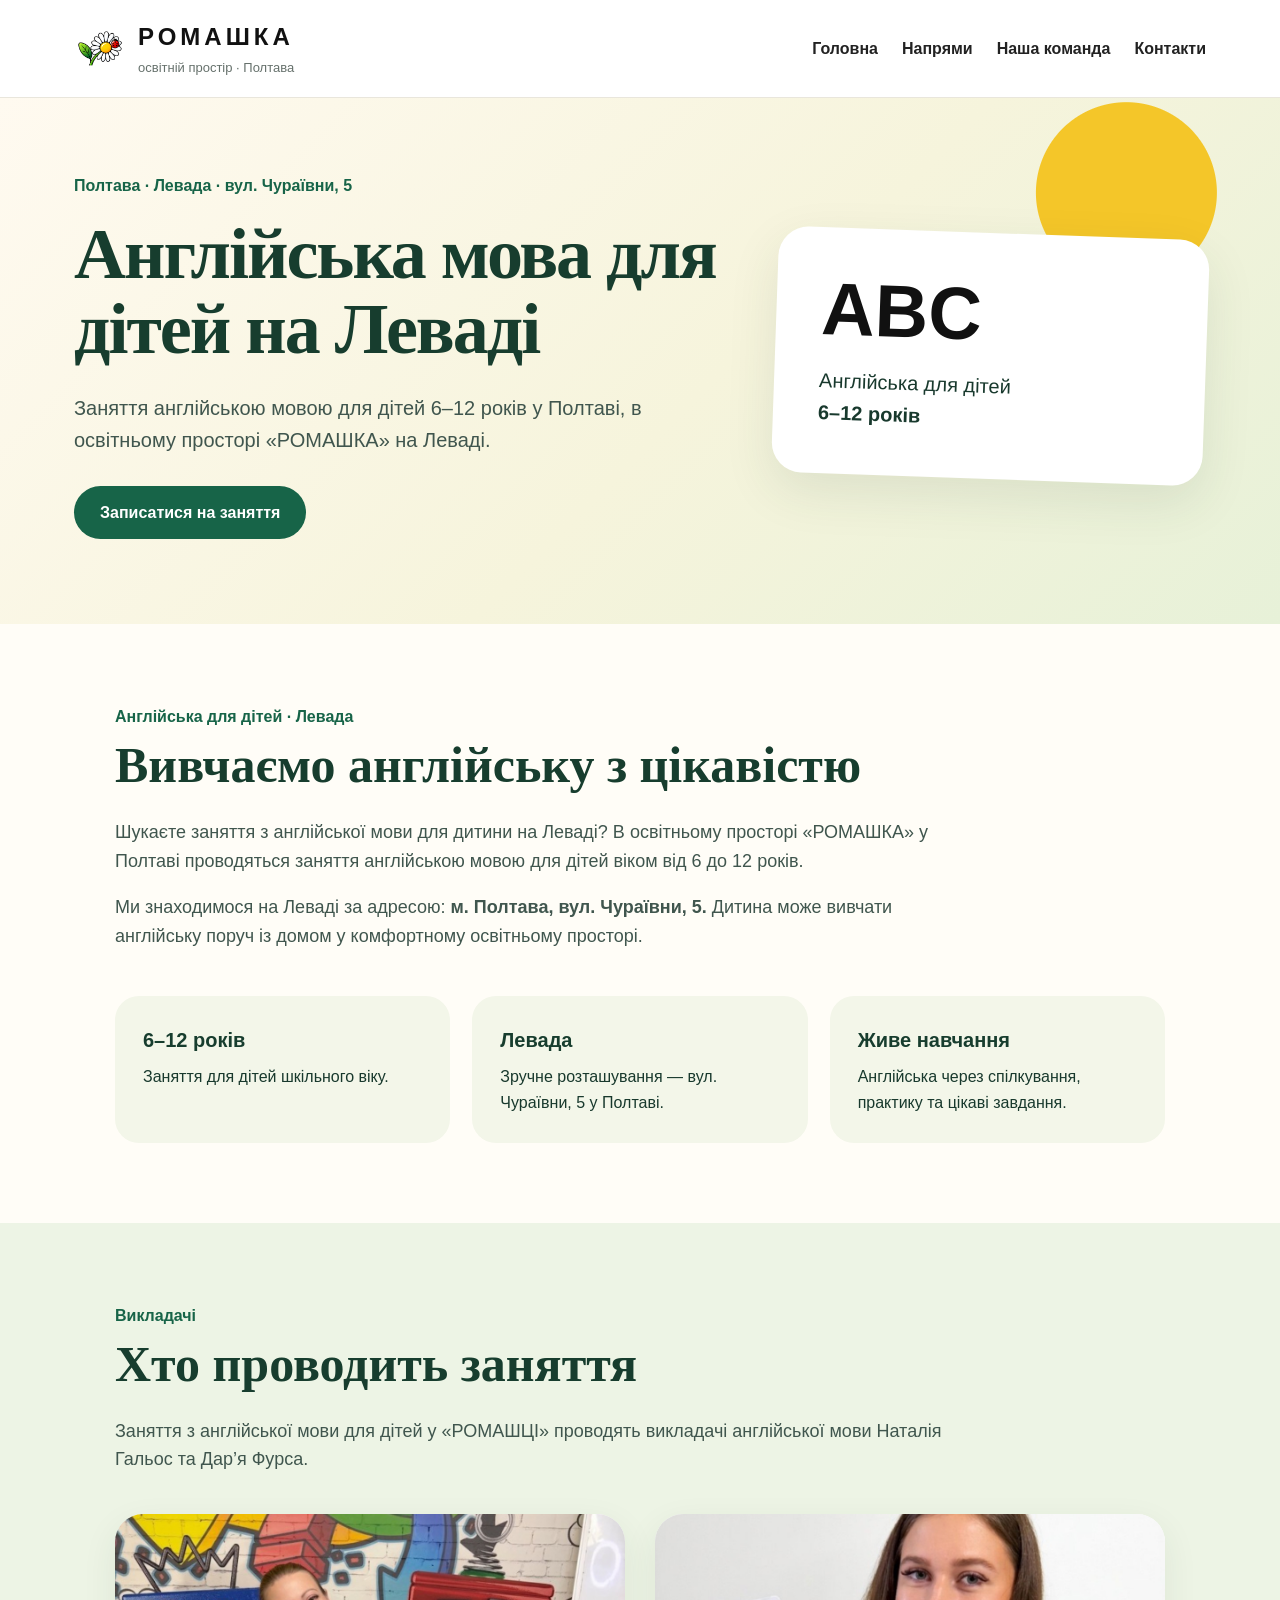
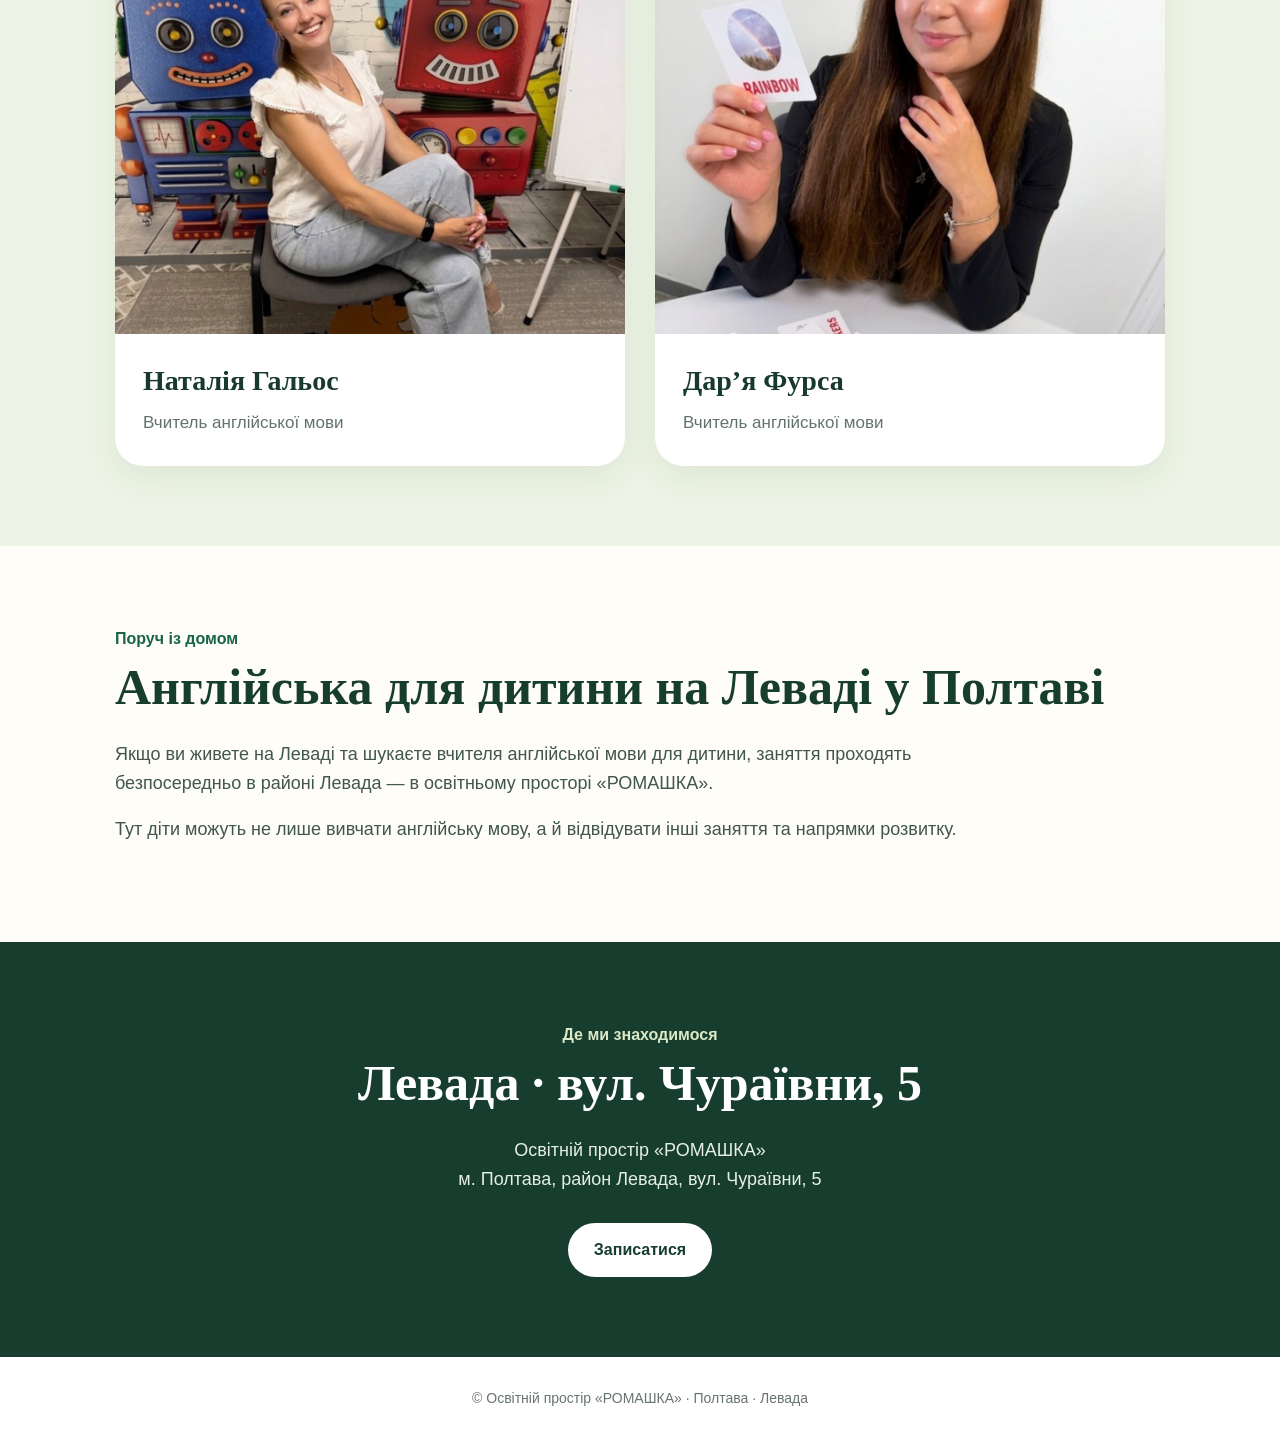
<file: english.html>
<!DOCTYPE html>
<html lang="uk">
<head>
  <meta charset="UTF-8">
  <meta name="viewport" content="width=device-width, initial-scale=1.0">

  <title>Англійська для дітей на Леваді у Полтаві | РОМАШКА</title>

  <meta name="description" content="Англійська мова для дітей 6–12 років на Леваді у Полтаві. Заняття в освітньому просторі «РОМАШКА», вул. Чураївни, 5. Викладачі англійської мови для дітей.">

  <meta name="keywords" content="англійська для дітей Левада, англійська мова Левада Полтава, вчитель англійської Левада, англійська для дитини Левада, заняття англійською Левада">

  <link rel="canonical" href="https://romashka.poltava.ua/english.html">

  <style>
    * {
      box-sizing: border-box;
    }

    html {
      scroll-behavior: smooth;
    }

    body {
      margin: 0;
      font-family: Arial, Helvetica, sans-serif;
      color: #18392d;
      background: #fffdf7;
      line-height: 1.6;
    }

    a {
      color: inherit;
    }

    .header {
      background: rgba(255,255,255,.96);
      border-bottom: 1px solid #e9e6dc;
    }

    .header-inner {
      max-width: 1180px;
      margin: 0 auto;
      padding: 18px 24px;
      display: flex;
      align-items: center;
      justify-content: space-between;
      gap: 25px;
    }

    .brand {
      display: flex;
      align-items: center;
      gap: 12px;
      text-decoration: none;
    }

    .brand img {
      width: 52px;
      height: 52px;
      object-fit: contain;
    }

    .brand-name {
      font-size: 24px;
      letter-spacing: 4px;
      color: #111;
      font-weight: 700;
    }

    .brand-subtitle {
      display: block;
      font-size: 13px;
      letter-spacing: 0;
      color: #66716c;
      font-weight: 400;
      margin-top: 2px;
    }

    .nav {
      display: flex;
      gap: 24px;
      align-items: center;
      flex-wrap: wrap;
    }

    .nav a {
      text-decoration: none;
      font-weight: 700;
      color: #222;
    }

    .nav a:hover {
      color: #176448;
    }

    .hero {
      background:
        radial-gradient(circle at 88% 18%, #f4c629 0 90px, transparent 91px),
        linear-gradient(135deg, #fffaf0 0%, #f6f4dc 55%, #e7f1d8 100%);
    }

    .hero-inner {
      max-width: 1180px;
      margin: 0 auto;
      padding: 75px 24px 85px;
      display: grid;
      grid-template-columns: 1.2fr .8fr;
      gap: 55px;
      align-items: center;
    }

    .location {
      display: inline-block;
      font-weight: 800;
      color: #176448;
      margin-bottom: 18px;
    }

    h1 {
      font-family: Georgia, "Times New Roman", serif;
      font-size: clamp(42px, 6vw, 72px);
      line-height: 1.04;
      margin: 0 0 25px;
      color: #173d2e;
      letter-spacing: -2px;
    }

    .lead {
      font-size: 20px;
      max-width: 700px;
      color: #40564e;
      margin-bottom: 30px;
    }

    .button {
      display: inline-block;
      padding: 14px 26px;
      background: #176448;
      color: white;
      border-radius: 999px;
      text-decoration: none;
      font-weight: 800;
    }

    .abc-card {
      background: white;
      padding: 45px;
      border-radius: 30px;
      box-shadow: 0 18px 50px rgba(35,70,53,.10);
      transform: rotate(2deg);
    }

    .abc {
      font-size: 74px;
      line-height: 1;
      color: #111;
      margin-bottom: 18px;
      font-weight: 700;
    }

    .abc-card p {
      font-size: 20px;
      margin: 0;
    }

    .section {
      padding: 80px 24px;
    }

    .container {
      max-width: 1050px;
      margin: 0 auto;
    }

    .eyebrow {
      color: #176448;
      font-weight: 800;
      margin-bottom: 8px;
    }

    h2 {
      font-family: Georgia, "Times New Roman", serif;
      font-size: clamp(34px, 4vw, 50px);
      line-height: 1.1;
      margin: 0 0 25px;
      color: #173d2e;
    }

    .text {
      font-size: 18px;
      color: #40564e;
      max-width: 850px;
    }

    .features {
      display: grid;
      grid-template-columns: repeat(3, 1fr);
      gap: 22px;
      margin-top: 45px;
    }

    .feature {
      background: #f3f6e9;
      border-radius: 24px;
      padding: 28px;
    }

    .feature strong {
      display: block;
      font-size: 20px;
      margin-bottom: 8px;
      color: #173d2e;
    }

    .teachers {
      background: #edf4e5;
    }

    .teacher-grid {
      display: grid;
      grid-template-columns: repeat(2, 1fr);
      gap: 30px;
      margin-top: 40px;
    }

    .teacher {
      background: white;
      border-radius: 28px;
      overflow: hidden;
      box-shadow: 0 12px 35px rgba(35,70,53,.08);
    }

    .teacher img {
      width: 100%;
      height: 420px;
      object-fit: cover;
      display: block;
    }

    .teacher-info {
      padding: 25px 28px 30px;
    }

    .teacher h3 {
      font-family: Georgia, "Times New Roman", serif;
      font-size: 28px;
      margin: 0 0 5px;
    }

    .teacher p {
      margin: 0;
      color: #63736c;
      font-size: 17px;
    }

    .location-section {
      text-align: center;
      background: #173d2e;
      color: white;
    }

    .location-section h2 {
      color: white;
    }

    .location-section .text {
      color: #e6eee9;
      margin: 0 auto 30px;
    }

    .location-section .button {
      background: white;
      color: #173d2e;
    }

    footer {
      padding: 30px 24px;
      text-align: center;
      color: #68746f;
      background: white;
      font-size: 14px;
    }

    @media (max-width: 800px) {
      .header-inner {
        flex-direction: column;
        align-items: flex-start;
      }

      .nav {
        gap: 14px;
        font-size: 14px;
      }

      .hero-inner {
        grid-template-columns: 1fr;
        padding-top: 50px;
      }

      .abc-card {
        max-width: 330px;
      }

      .features,
      .teacher-grid {
        grid-template-columns: 1fr;
      }

      .teacher img {
        height: auto;
      }

      h1 {
        letter-spacing: -1px;
      }
    }
  </style>

  <script type="application/ld+json">
  {
    "@context": "https://schema.org",
    "@type": "EducationalOrganization",
    "name": "Освітній простір РОМАШКА",
    "url": "https://romashka.poltava.ua/",
    "address": {
      "@type": "PostalAddress",
      "streetAddress": "вул. Чураївни, 5",
      "addressLocality": "Полтава",
      "addressRegion": "Полтавська область",
      "addressCountry": "UA"
    }
  }
  </script>
</head>

<body>

<header class="header">
  <div class="header-inner">

    <a class="brand" href="index.html">
      <img src="romashka-clean.png" alt="Освітній простір РОМАШКА">
      <div>
        <span class="brand-name">РОМАШКА</span>
        <span class="brand-subtitle">освітній простір · Полтава</span>
      </div>
    </a>

    <nav class="nav">
      <a href="index.html">Головна</a>
      <a href="index.html#programs">Напрями</a>
      <a href="team.html">Наша команда</a>
      <a href="index.html#contacts">Контакти</a>
    </nav>

  </div>
</header>

<main>

  <section class="hero">
    <div class="hero-inner">

      <div>
        <div class="location">Полтава · Левада · вул. Чураївни, 5</div>

        <h1>Англійська мова для дітей на Леваді</h1>

        <p class="lead">
          Заняття англійською мовою для дітей 6–12 років у Полтаві,
          в освітньому просторі «РОМАШКА» на Леваді.
        </p>

        <a class="button" href="tel:+380502146665">Записатися на заняття</a>
      </div>

      <div class="abc-card">
        <div class="abc">ABC</div>
        <p>Англійська для дітей<br><strong>6–12 років</strong></p>
      </div>

    </div>
  </section>


  <section class="section">
    <div class="container">

      <div class="eyebrow">Англійська для дітей · Левада</div>

      <h2>Вивчаємо англійську з цікавістю</h2>

      <div class="text">
        <p>
          Шукаєте заняття з англійської мови для дитини на Леваді?
          В освітньому просторі «РОМАШКА» у Полтаві проводяться заняття
          англійською мовою для дітей віком від 6 до 12 років.
        </p>

        <p>
          Ми знаходимося на Леваді за адресою:
          <strong>м. Полтава, вул. Чураївни, 5.</strong>
          Дитина може вивчати англійську поруч із домом у комфортному
          освітньому просторі.
        </p>
      </div>

      <div class="features">

        <div class="feature">
          <strong>6–12 років</strong>
          Заняття для дітей шкільного віку.
        </div>

        <div class="feature">
          <strong>Левада</strong>
          Зручне розташування — вул. Чураївни, 5 у Полтаві.
        </div>

        <div class="feature">
          <strong>Живе навчання</strong>
          Англійська через спілкування, практику та цікаві завдання.
        </div>

      </div>

    </div>
  </section>


  <section class="section teachers">
    <div class="container">

      <div class="eyebrow">Викладачі</div>

      <h2>Хто проводить заняття</h2>

      <p class="text">
        Заняття з англійської мови для дітей у «РОМАШЦІ» проводять
        викладачі англійської мови Наталія Гальос та Дар’я Фурса.
      </p>

      <div class="teacher-grid">

        <article class="teacher">
          <img
            src="nataliia-halos.jpg"
            alt="Наталія Гальос — вчитель англійської мови для дітей, Левада, Полтава"
          >
          <div class="teacher-info">
            <h3>Наталія Гальос</h3>
            <p>Вчитель англійської мови</p>
          </div>
        </article>

        <article class="teacher">
          <img
            src="daria-fursa.jpg"
            alt="Дар’я Фурса — вчитель англійської мови для дітей, Левада, Полтава"
          >
          <div class="teacher-info">
            <h3>Дар’я Фурса</h3>
            <p>Вчитель англійської мови</p>
          </div>
        </article>

      </div>

    </div>
  </section>


  <section class="section">
    <div class="container">

      <div class="eyebrow">Поруч із домом</div>

      <h2>Англійська для дитини на Леваді у Полтаві</h2>

      <div class="text">
        <p>
          Якщо ви живете на Леваді та шукаєте вчителя англійської мови
          для дитини, заняття проходять безпосередньо в районі Левада —
          в освітньому просторі «РОМАШКА».
        </p>

        <p>
          Тут діти можуть не лише вивчати англійську мову, а й відвідувати
          інші заняття та напрямки розвитку.
        </p>
      </div>

    </div>
  </section>


  <section class="section location-section">
    <div class="container">

      <div class="eyebrow" style="color:#dce9c8;">Де ми знаходимося</div>

      <h2>Левада · вул. Чураївни, 5</h2>

      <p class="text">
        Освітній простір «РОМАШКА»<br>
        м. Полтава, район Левада, вул. Чураївни, 5
      </p>

      <a class="button" href="tel:+380502146665">
        Записатися
      </a>

    </div>
  </section>

</main>


<footer>
  © Освітній простір «РОМАШКА» · Полтава · Левада
</footer>

</body>
</html>
</file>
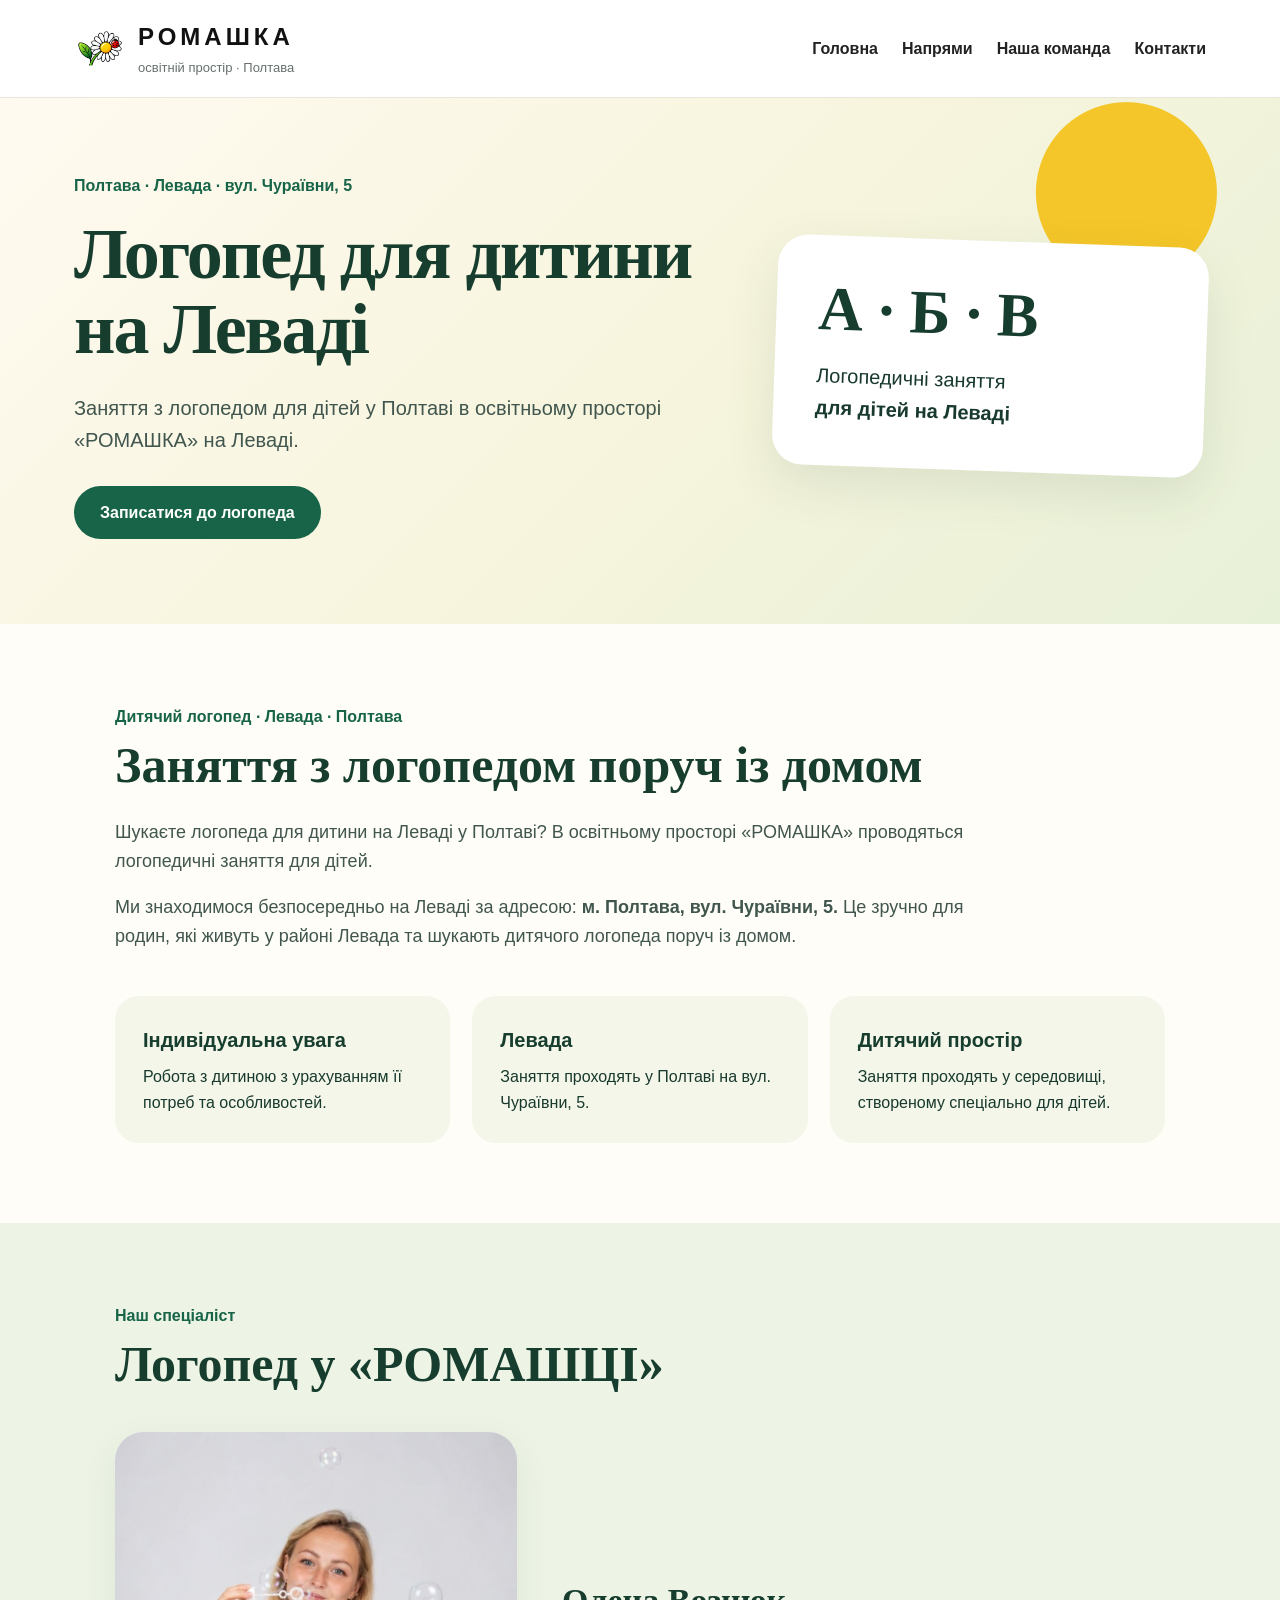
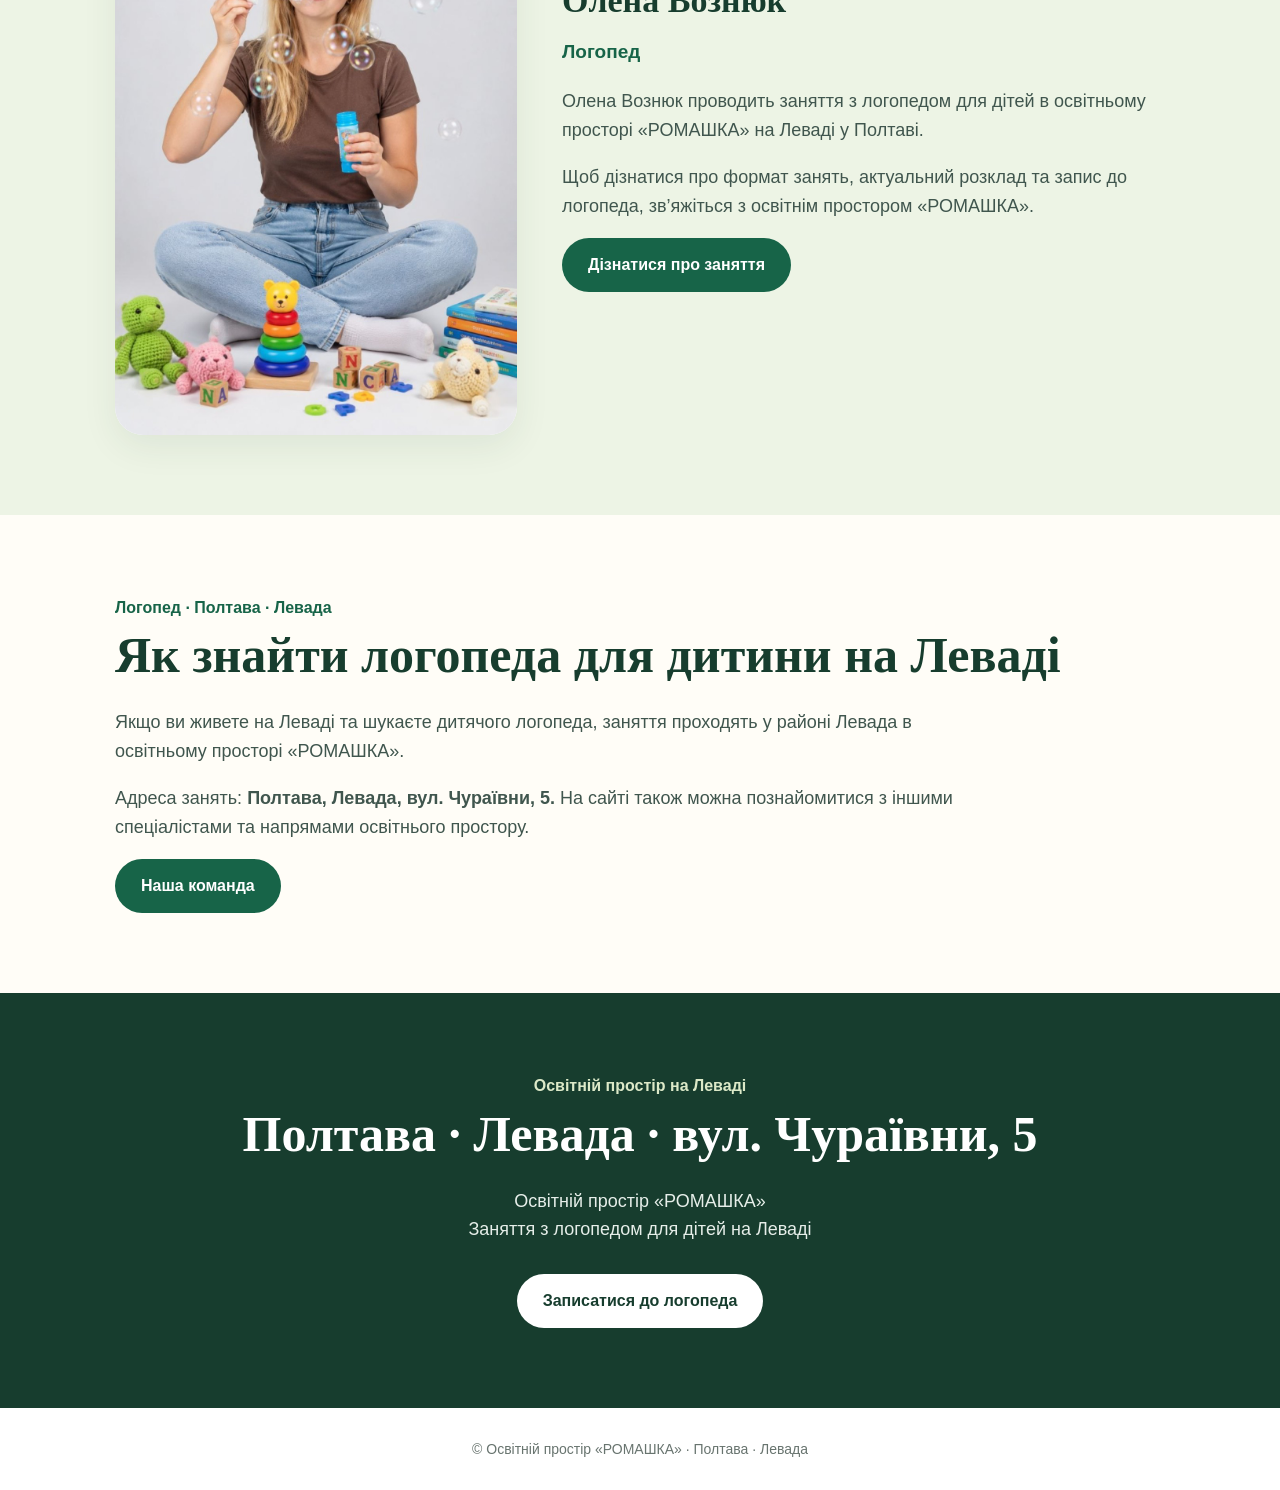
<file: logoped.html>
<!DOCTYPE html>
<html lang="uk">
<head>
  <meta charset="UTF-8">
  <meta name="viewport" content="width=device-width, initial-scale=1.0">

  <title>Логопед для дитини на Леваді у Полтаві | РОМАШКА</title>

  <meta name="description" content="Логопед для дітей на Леваді у Полтаві. Заняття з логопедом в освітньому просторі «РОМАШКА», вул. Чураївни, 5. Дитячий логопед Олена Вознюк.">

  <link rel="canonical" href="https://romashka.poltava.ua/logoped.html">

  <style>
    * {
      box-sizing: border-box;
    }

    html {
      scroll-behavior: smooth;
    }

    body {
      margin: 0;
      font-family: Arial, Helvetica, sans-serif;
      color: #18392d;
      background: #fffdf7;
      line-height: 1.6;
    }

    a {
      color: inherit;
    }

    .header {
      background: rgba(255,255,255,.96);
      border-bottom: 1px solid #e9e6dc;
    }

    .header-inner {
      max-width: 1180px;
      margin: 0 auto;
      padding: 18px 24px;
      display: flex;
      align-items: center;
      justify-content: space-between;
      gap: 25px;
    }

    .brand {
      display: flex;
      align-items: center;
      gap: 12px;
      text-decoration: none;
    }

    .brand img {
      width: 52px;
      height: 52px;
      object-fit: contain;
    }

    .brand-name {
      font-size: 24px;
      letter-spacing: 4px;
      color: #111;
      font-weight: 700;
    }

    .brand-subtitle {
      display: block;
      font-size: 13px;
      letter-spacing: 0;
      color: #66716c;
      font-weight: 400;
      margin-top: 2px;
    }

    .nav {
      display: flex;
      gap: 24px;
      align-items: center;
      flex-wrap: wrap;
    }

    .nav a {
      text-decoration: none;
      font-weight: 700;
      color: #222;
    }

    .nav a:hover {
      color: #176448;
    }

    .hero {
      background:
        radial-gradient(circle at 88% 18%, #f4c629 0 90px, transparent 91px),
        linear-gradient(135deg, #fffaf0 0%, #f6f4dc 55%, #e7f1d8 100%);
    }

    .hero-inner {
      max-width: 1180px;
      margin: 0 auto;
      padding: 75px 24px 85px;
      display: grid;
      grid-template-columns: 1.2fr .8fr;
      gap: 55px;
      align-items: center;
    }

    .location {
      display: inline-block;
      font-weight: 800;
      color: #176448;
      margin-bottom: 18px;
    }

    h1 {
      font-family: Georgia, "Times New Roman", serif;
      font-size: clamp(42px, 6vw, 72px);
      line-height: 1.04;
      margin: 0 0 25px;
      color: #173d2e;
      letter-spacing: -2px;
    }

    .lead {
      font-size: 20px;
      max-width: 700px;
      color: #40564e;
      margin-bottom: 30px;
    }

    .button {
      display: inline-block;
      padding: 14px 26px;
      background: #176448;
      color: white;
      border-radius: 999px;
      text-decoration: none;
      font-weight: 800;
    }

    .speech-card {
      background: white;
      padding: 42px;
      border-radius: 30px;
      box-shadow: 0 18px 50px rgba(35,70,53,.10);
      transform: rotate(2deg);
    }

    .speech-icon {
      font-family: Georgia, "Times New Roman", serif;
      font-size: 62px;
      line-height: 1;
      color: #173d2e;
      margin-bottom: 20px;
      font-weight: 700;
    }

    .speech-card p {
      font-size: 20px;
      margin: 0;
    }

    .section {
      padding: 80px 24px;
    }

    .container {
      max-width: 1050px;
      margin: 0 auto;
    }

    .eyebrow {
      color: #176448;
      font-weight: 800;
      margin-bottom: 8px;
    }

    h2 {
      font-family: Georgia, "Times New Roman", serif;
      font-size: clamp(34px, 4vw, 50px);
      line-height: 1.1;
      margin: 0 0 25px;
      color: #173d2e;
    }

    .text {
      font-size: 18px;
      color: #40564e;
      max-width: 850px;
    }

    .features {
      display: grid;
      grid-template-columns: repeat(3, 1fr);
      gap: 22px;
      margin-top: 45px;
    }

    .feature {
      background: #f3f6e9;
      border-radius: 24px;
      padding: 28px;
    }

    .feature strong {
      display: block;
      font-size: 20px;
      margin-bottom: 8px;
      color: #173d2e;
    }

    .specialist-section {
      background: #edf4e5;
    }

    .specialist-wrap {
      display: grid;
      grid-template-columns: .8fr 1.2fr;
      gap: 45px;
      margin-top: 40px;
      align-items: center;
    }

    .specialist-photo {
      background: white;
      border-radius: 28px;
      overflow: hidden;
      box-shadow: 0 12px 35px rgba(35,70,53,.08);
    }

    .specialist-photo img {
      width: 100%;
      display: block;
      object-fit: cover;
    }

    .specialist-info h3 {
      font-family: Georgia, "Times New Roman", serif;
      font-size: 34px;
      margin: 0 0 8px;
      color: #173d2e;
    }

    .role {
      font-size: 19px;
      font-weight: 700;
      color: #176448;
      margin-bottom: 20px;
    }

    .location-section {
      text-align: center;
      background: #173d2e;
      color: white;
    }

    .location-section h2 {
      color: white;
    }

    .location-section .text {
      color: #e6eee9;
      margin: 0 auto 30px;
    }

    .location-section .button {
      background: white;
      color: #173d2e;
    }

    footer {
      padding: 30px 24px;
      text-align: center;
      color: #68746f;
      background: white;
      font-size: 14px;
    }

    @media (max-width: 800px) {
      .header-inner {
        flex-direction: column;
        align-items: flex-start;
      }

      .nav {
        gap: 14px;
        font-size: 14px;
      }

      .hero-inner,
      .specialist-wrap {
        grid-template-columns: 1fr;
      }

      .hero-inner {
        padding-top: 50px;
      }

      .speech-card {
        max-width: 330px;
      }

      .features {
        grid-template-columns: 1fr;
      }

      h1 {
        letter-spacing: -1px;
      }
    }
  </style>

  <script type="application/ld+json">
  {
    "@context": "https://schema.org",
    "@type": "EducationalOrganization",
    "name": "Освітній простір РОМАШКА",
    "url": "https://romashka.poltava.ua/",
    "address": {
      "@type": "PostalAddress",
      "streetAddress": "вул. Чураївни, 5",
      "addressLocality": "Полтава",
      "addressRegion": "Полтавська область",
      "addressCountry": "UA"
    }
  }
  </script>
</head>

<body>

<header class="header">
  <div class="header-inner">

    <a class="brand" href="index.html">
      <img src="romashka-clean.png" alt="Освітній простір РОМАШКА">
      <div>
        <span class="brand-name">РОМАШКА</span>
        <span class="brand-subtitle">освітній простір · Полтава</span>
      </div>
    </a>

    <nav class="nav">
      <a href="index.html">Головна</a>
      <a href="index.html#programs">Напрями</a>
      <a href="team.html">Наша команда</a>
      <a href="index.html#contacts">Контакти</a>
    </nav>

  </div>
</header>

<main>

  <section class="hero">
    <div class="hero-inner">

      <div>
        <div class="location">Полтава · Левада · вул. Чураївни, 5</div>

        <h1>Логопед для дитини на Леваді</h1>

        <p class="lead">
          Заняття з логопедом для дітей у Полтаві в освітньому просторі
          «РОМАШКА» на Леваді.
        </p>

        <a class="button" href="tel:+380502146665">Записатися до логопеда</a>
      </div>

      <div class="speech-card">
        <div class="speech-icon">А · Б · В</div>
        <p>
          Логопедичні заняття<br>
          <strong>для дітей на Леваді</strong>
        </p>
      </div>

    </div>
  </section>


  <section class="section">
    <div class="container">

      <div class="eyebrow">Дитячий логопед · Левада · Полтава</div>

      <h2>Заняття з логопедом поруч із домом</h2>

      <div class="text">
        <p>
          Шукаєте логопеда для дитини на Леваді у Полтаві?
          В освітньому просторі «РОМАШКА» проводяться логопедичні
          заняття для дітей.
        </p>

        <p>
          Ми знаходимося безпосередньо на Леваді за адресою:
          <strong>м. Полтава, вул. Чураївни, 5.</strong>
          Це зручно для родин, які живуть у районі Левада та шукають
          дитячого логопеда поруч із домом.
        </p>
      </div>

      <div class="features">

        <div class="feature">
          <strong>Індивідуальна увага</strong>
          Робота з дитиною з урахуванням її потреб та особливостей.
        </div>

        <div class="feature">
          <strong>Левада</strong>
          Заняття проходять у Полтаві на вул. Чураївни, 5.
        </div>

        <div class="feature">
          <strong>Дитячий простір</strong>
          Заняття проходять у середовищі, створеному спеціально для дітей.
        </div>

      </div>

    </div>
  </section>


  <section class="section specialist-section">
    <div class="container">

      <div class="eyebrow">Наш спеціаліст</div>

      <h2>Логопед у «РОМАШЦІ»</h2>

      <div class="specialist-wrap">

        <div class="specialist-photo">
          <img
            src="olena-vozniuk.jpg"
            alt="Олена Вознюк — логопед для дітей на Леваді у Полтаві"
          >
        </div>

        <div class="specialist-info">
          <h3>Олена Вознюк</h3>

          <div class="role">Логопед</div>

          <div class="text">
            <p>
              Олена Вознюк проводить заняття з логопедом для дітей
              в освітньому просторі «РОМАШКА» на Леваді у Полтаві.
            </p>

            <p>
              Щоб дізнатися про формат занять, актуальний розклад
              та запис до логопеда, зв’яжіться з освітнім простором
              «РОМАШКА».
            </p>
          </div>

          <a class="button" href="tel:+380502146665">
            Дізнатися про заняття
          </a>
        </div>

      </div>

    </div>
  </section>


  <section class="section">
    <div class="container">

      <div class="eyebrow">Логопед · Полтава · Левада</div>

      <h2>Як знайти логопеда для дитини на Леваді</h2>

      <div class="text">
        <p>
          Якщо ви живете на Леваді та шукаєте дитячого логопеда,
          заняття проходять у районі Левада в освітньому просторі
          «РОМАШКА».
        </p>

        <p>
          Адреса занять:
          <strong>Полтава, Левада, вул. Чураївни, 5.</strong>
          На сайті також можна познайомитися з іншими спеціалістами
          та напрямами освітнього простору.
        </p>
      </div>

      <a class="button" href="team.html">Наша команда</a>

    </div>
  </section>


  <section class="section location-section">
    <div class="container">

      <div class="eyebrow" style="color:#dce9c8;">
        Освітній простір на Леваді
      </div>

      <h2>Полтава · Левада · вул. Чураївни, 5</h2>

      <p class="text">
        Освітній простір «РОМАШКА»<br>
        Заняття з логопедом для дітей на Леваді
      </p>

      <a class="button" href="tel:+380502146665">
        Записатися до логопеда
      </a>

    </div>
  </section>

</main>

<footer>
  © Освітній простір «РОМАШКА» · Полтава · Левада
</footer>

</body>
</html>
</file>
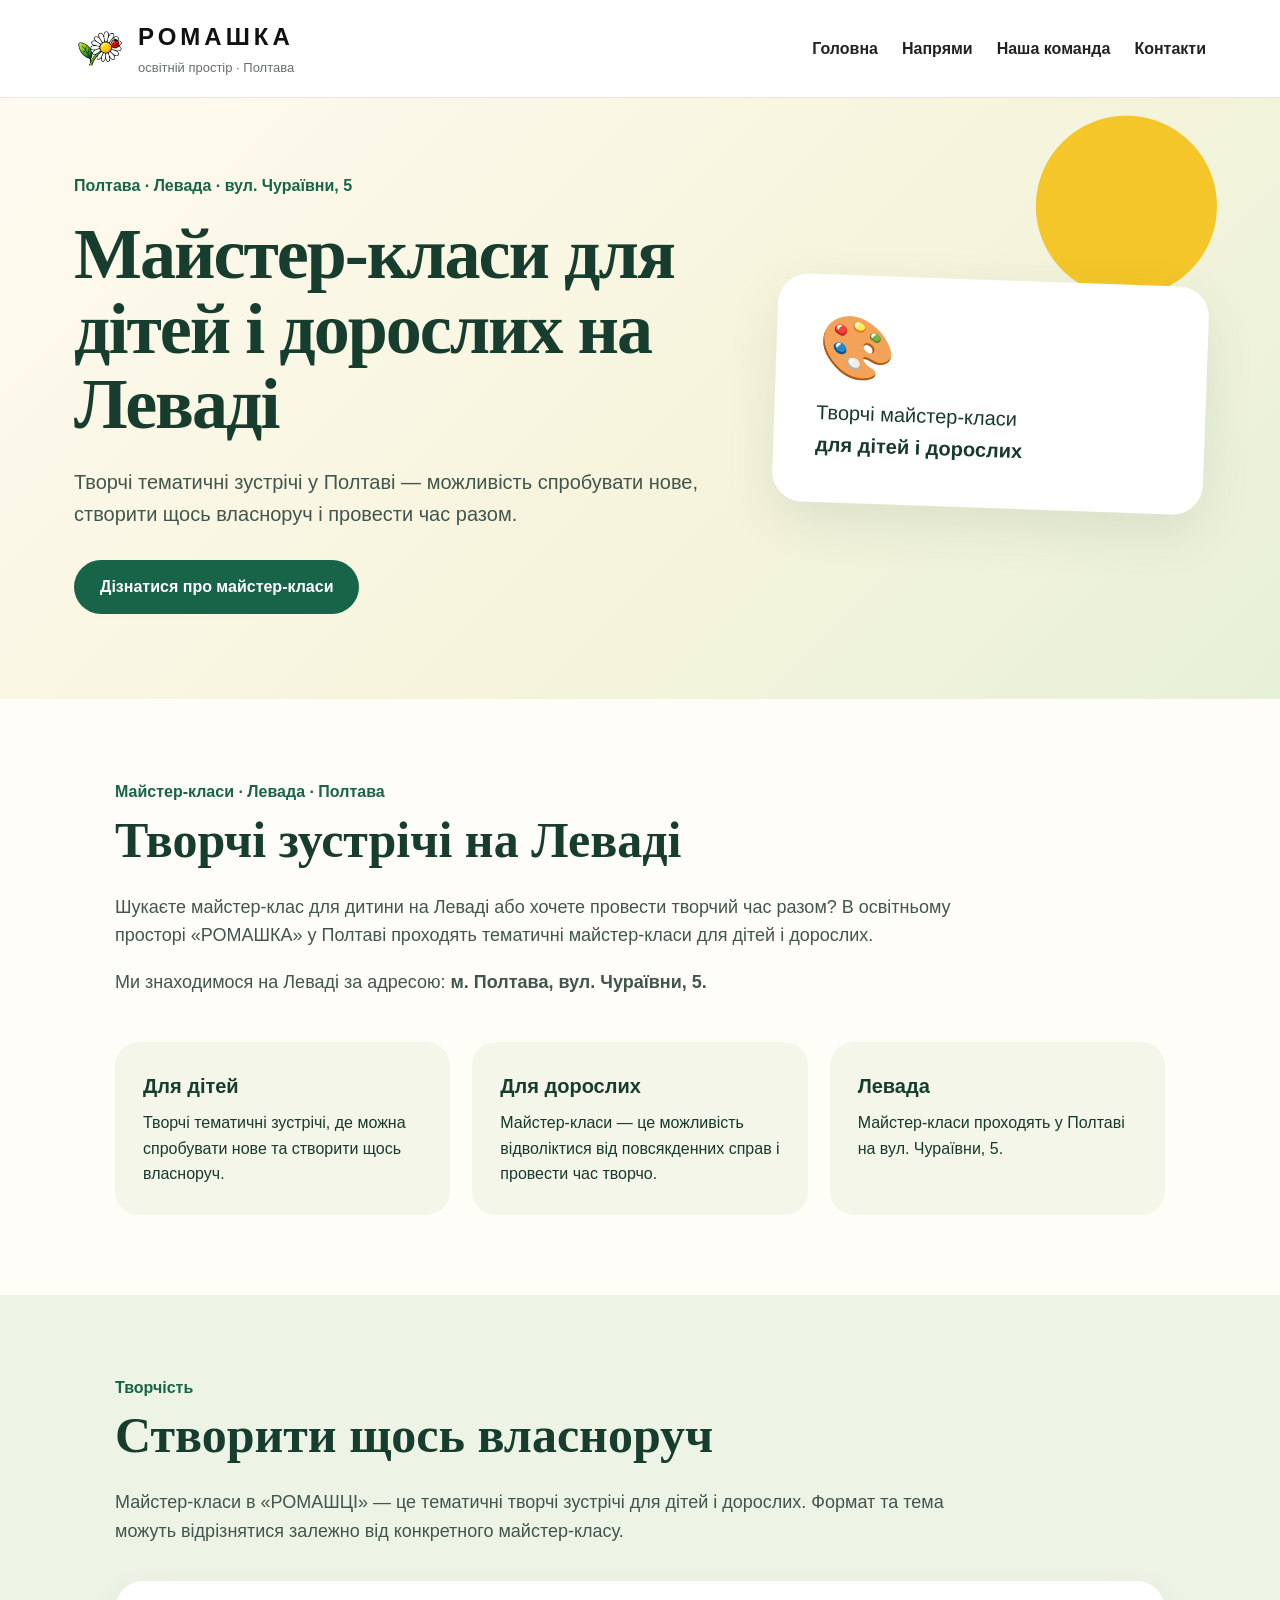
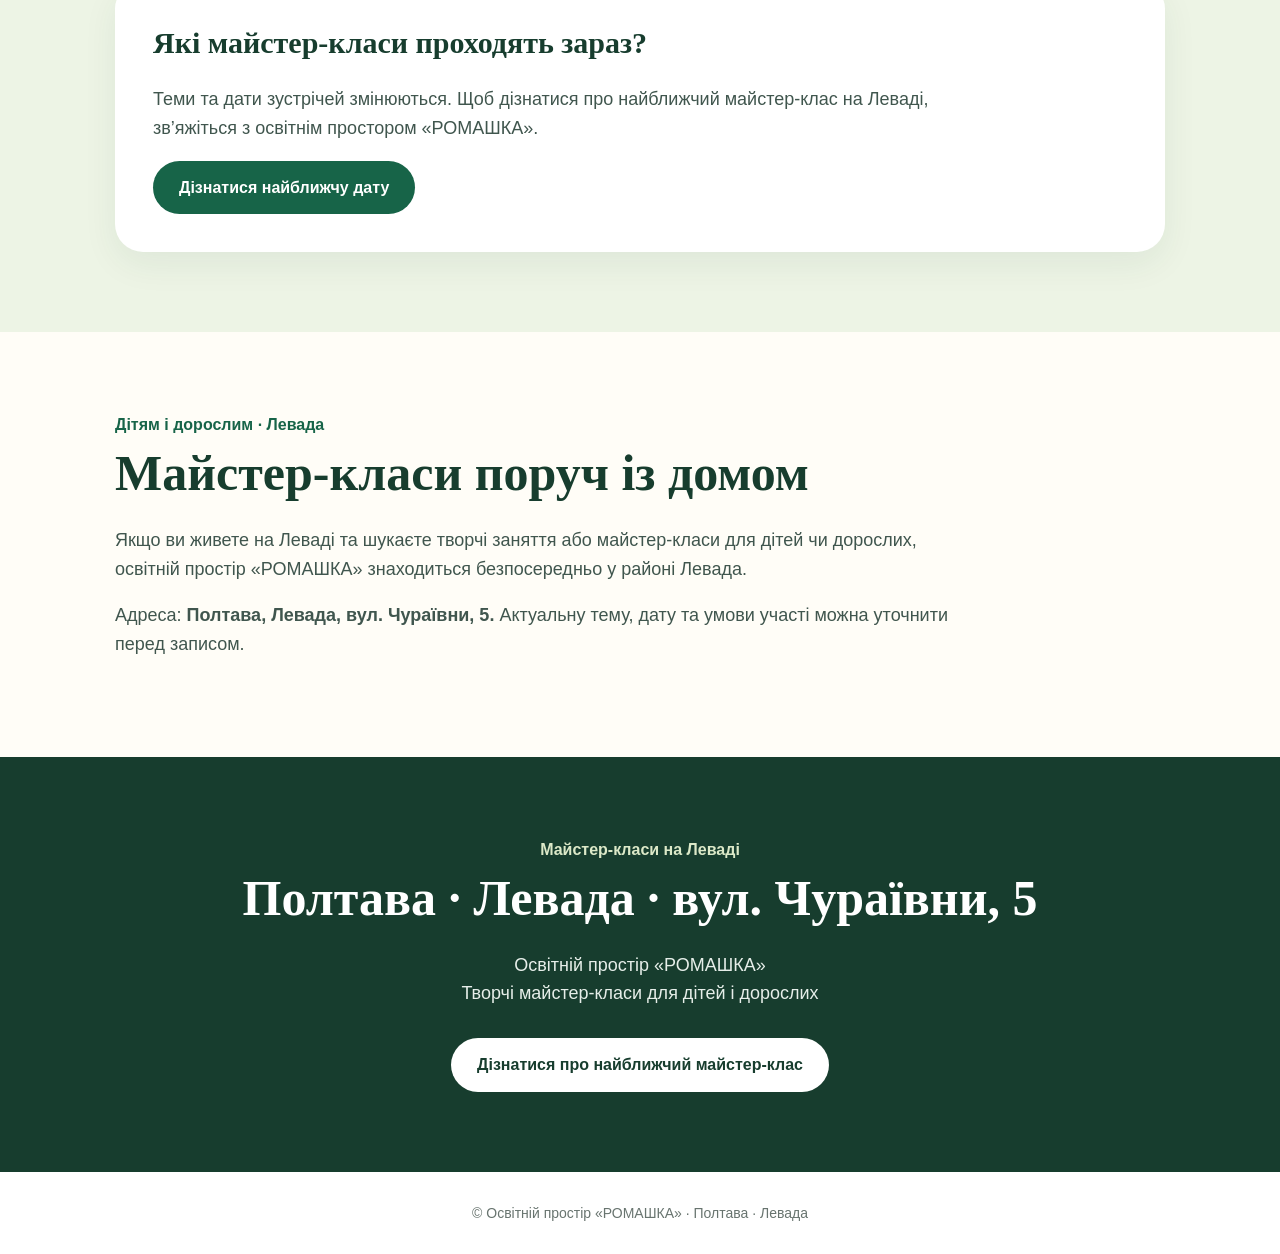
<file: masterclasses.html>
<!DOCTYPE html>
<html lang="uk">
<head>
  <meta charset="UTF-8">
  <meta name="viewport" content="width=device-width, initial-scale=1.0">

  <title>Майстер-класи для дітей і дорослих на Леваді | Полтава</title>

  <meta name="description" content="Творчі майстер-класи для дітей і дорослих на Леваді у Полтаві. Тематичні зустрічі в освітньому просторі «РОМАШКА», вул. Чураївни, 5.">

  <link rel="canonical" href="https://romashka.poltava.ua/masterclasses.html">

  <style>
    * { box-sizing: border-box; }

    html { scroll-behavior: smooth; }

    body {
      margin: 0;
      font-family: Arial, Helvetica, sans-serif;
      color: #18392d;
      background: #fffdf7;
      line-height: 1.6;
    }

    a { color: inherit; }

    .header {
      background: rgba(255,255,255,.96);
      border-bottom: 1px solid #e9e6dc;
    }

    .header-inner {
      max-width: 1180px;
      margin: 0 auto;
      padding: 18px 24px;
      display: flex;
      align-items: center;
      justify-content: space-between;
      gap: 25px;
    }

    .brand {
      display: flex;
      align-items: center;
      gap: 12px;
      text-decoration: none;
    }

    .brand img {
      width: 52px;
      height: 52px;
      object-fit: contain;
    }

    .brand-name {
      font-size: 24px;
      letter-spacing: 4px;
      color: #111;
      font-weight: 700;
    }

    .brand-subtitle {
      display: block;
      font-size: 13px;
      letter-spacing: 0;
      color: #66716c;
      font-weight: 400;
      margin-top: 2px;
    }

    .nav {
      display: flex;
      gap: 24px;
      align-items: center;
      flex-wrap: wrap;
    }

    .nav a {
      text-decoration: none;
      font-weight: 700;
      color: #222;
    }

    .nav a:hover { color: #176448; }

    .hero {
      background:
        radial-gradient(circle at 88% 18%, #f4c629 0 90px, transparent 91px),
        linear-gradient(135deg, #fffaf0 0%, #f6f4dc 55%, #e7f1d8 100%);
    }

    .hero-inner {
      max-width: 1180px;
      margin: 0 auto;
      padding: 75px 24px 85px;
      display: grid;
      grid-template-columns: 1.2fr .8fr;
      gap: 55px;
      align-items: center;
    }

    .location {
      display: inline-block;
      font-weight: 800;
      color: #176448;
      margin-bottom: 18px;
    }

    h1 {
      font-family: Georgia, "Times New Roman", serif;
      font-size: clamp(42px, 6vw, 72px);
      line-height: 1.04;
      margin: 0 0 25px;
      color: #173d2e;
      letter-spacing: -2px;
    }

    .lead {
      font-size: 20px;
      max-width: 700px;
      color: #40564e;
      margin-bottom: 30px;
    }

    .button {
      display: inline-block;
      padding: 14px 26px;
      background: #176448;
      color: white;
      border-radius: 999px;
      text-decoration: none;
      font-weight: 800;
    }

    .creative-card {
      background: white;
      padding: 42px;
      border-radius: 30px;
      box-shadow: 0 18px 50px rgba(35,70,53,.10);
      transform: rotate(2deg);
    }

    .creative-icon {
      font-size: 62px;
      line-height: 1;
      margin-bottom: 18px;
    }

    .creative-card p {
      font-size: 20px;
      margin: 0;
    }

    .section {
      padding: 80px 24px;
    }

    .container {
      max-width: 1050px;
      margin: 0 auto;
    }

    .eyebrow {
      color: #176448;
      font-weight: 800;
      margin-bottom: 8px;
    }

    h2 {
      font-family: Georgia, "Times New Roman", serif;
      font-size: clamp(34px, 4vw, 50px);
      line-height: 1.1;
      margin: 0 0 25px;
      color: #173d2e;
    }

    .text {
      font-size: 18px;
      color: #40564e;
      max-width: 850px;
    }

    .features {
      display: grid;
      grid-template-columns: repeat(3, 1fr);
      gap: 22px;
      margin-top: 45px;
    }

    .feature {
      background: #f3f6e9;
      border-radius: 24px;
      padding: 28px;
    }

    .feature strong {
      display: block;
      font-size: 20px;
      margin-bottom: 8px;
      color: #173d2e;
    }

    .creative-section {
      background: #edf4e5;
    }

    .creative-box {
      background: white;
      padding: 38px;
      border-radius: 28px;
      margin-top: 35px;
      box-shadow: 0 12px 35px rgba(35,70,53,.07);
    }

    .creative-box h3 {
      font-family: Georgia, "Times New Roman", serif;
      font-size: 30px;
      margin: 0 0 15px;
      color: #173d2e;
    }

    .location-section {
      text-align: center;
      background: #173d2e;
      color: white;
    }

    .location-section h2 { color: white; }

    .location-section .text {
      color: #e6eee9;
      margin: 0 auto 30px;
    }

    .location-section .button {
      background: white;
      color: #173d2e;
    }

    footer {
      padding: 30px 24px;
      text-align: center;
      color: #68746f;
      background: white;
      font-size: 14px;
    }

    @media (max-width: 800px) {
      .header-inner {
        flex-direction: column;
        align-items: flex-start;
      }

      .nav {
        gap: 14px;
        font-size: 14px;
      }

      .hero-inner {
        grid-template-columns: 1fr;
        padding-top: 50px;
      }

      .features {
        grid-template-columns: 1fr;
      }

      .creative-card {
        max-width: 330px;
      }

      h1 { letter-spacing: -1px; }
    }
  </style>

  <script type="application/ld+json">
  {
    "@context": "https://schema.org",
    "@type": "EducationalOrganization",
    "name": "Освітній простір РОМАШКА",
    "url": "https://romashka.poltava.ua/",
    "address": {
      "@type": "PostalAddress",
      "streetAddress": "вул. Чураївни, 5",
      "addressLocality": "Полтава",
      "addressRegion": "Полтавська область",
      "addressCountry": "UA"
    }
  }
  </script>
</head>

<body>

<header class="header">
  <div class="header-inner">

    <a class="brand" href="index.html">
      <img src="romashka-clean.png" alt="Освітній простір РОМАШКА">

      <div>
        <span class="brand-name">РОМАШКА</span>
        <span class="brand-subtitle">освітній простір · Полтава</span>
      </div>
    </a>

    <nav class="nav">
      <a href="index.html">Головна</a>
      <a href="index.html#programs">Напрями</a>
      <a href="team.html">Наша команда</a>
      <a href="index.html#contacts">Контакти</a>
    </nav>

  </div>
</header>

<main>

  <section class="hero">
    <div class="hero-inner">

      <div>
        <div class="location">Полтава · Левада · вул. Чураївни, 5</div>

        <h1>Майстер-класи для дітей і дорослих на Леваді</h1>

        <p class="lead">
          Творчі тематичні зустрічі у Полтаві — можливість
          спробувати нове, створити щось власноруч і провести час разом.
        </p>

        <a class="button" href="tel:+380502146665">
          Дізнатися про майстер-класи
        </a>
      </div>

      <div class="creative-card">
        <div class="creative-icon">🎨</div>

        <p>
          Творчі майстер-класи<br>
          <strong>для дітей і дорослих</strong>
        </p>
      </div>

    </div>
  </section>


  <section class="section">
    <div class="container">

      <div class="eyebrow">Майстер-класи · Левада · Полтава</div>

      <h2>Творчі зустрічі на Леваді</h2>

      <div class="text">
        <p>
          Шукаєте майстер-клас для дитини на Леваді або хочете
          провести творчий час разом? В освітньому просторі
          «РОМАШКА» у Полтаві проходять тематичні майстер-класи
          для дітей і дорослих.
        </p>

        <p>
          Ми знаходимося на Леваді за адресою:
          <strong>м. Полтава, вул. Чураївни, 5.</strong>
        </p>
      </div>

      <div class="features">

        <div class="feature">
          <strong>Для дітей</strong>
          Творчі тематичні зустрічі, де можна спробувати нове та створити щось власноруч.
        </div>

        <div class="feature">
          <strong>Для дорослих</strong>
          Майстер-класи — це можливість відволіктися від повсякденних справ і провести час творчо.
        </div>

        <div class="feature">
          <strong>Левада</strong>
          Майстер-класи проходять у Полтаві на вул. Чураївни, 5.
        </div>

      </div>

    </div>
  </section>


  <section class="section creative-section">
    <div class="container">

      <div class="eyebrow">Творчість</div>

      <h2>Створити щось власноруч</h2>

      <div class="text">
        <p>
          Майстер-класи в «РОМАШЦІ» — це тематичні творчі зустрічі
          для дітей і дорослих. Формат та тема можуть відрізнятися
          залежно від конкретного майстер-класу.
        </p>
      </div>

      <div class="creative-box">
        <h3>Які майстер-класи проходять зараз?</h3>

        <div class="text">
          <p>
            Теми та дати зустрічей змінюються. Щоб дізнатися
            про найближчий майстер-клас на Леваді, зв’яжіться
            з освітнім простором «РОМАШКА».
          </p>
        </div>

        <a class="button" href="tel:+380502146665">
          Дізнатися найближчу дату
        </a>
      </div>

    </div>
  </section>


  <section class="section">
    <div class="container">

      <div class="eyebrow">Дітям і дорослим · Левада</div>

      <h2>Майстер-класи поруч із домом</h2>

      <div class="text">
        <p>
          Якщо ви живете на Леваді та шукаєте творчі заняття
          або майстер-класи для дітей чи дорослих, освітній простір
          «РОМАШКА» знаходиться безпосередньо у районі Левада.
        </p>

        <p>
          Адреса:
          <strong>Полтава, Левада, вул. Чураївни, 5.</strong>
          Актуальну тему, дату та умови участі можна уточнити
          перед записом.
        </p>
      </div>

    </div>
  </section>


  <section class="section location-section">
    <div class="container">

      <div class="eyebrow" style="color:#dce9c8;">
        Майстер-класи на Леваді
      </div>

      <h2>Полтава · Левада · вул. Чураївни, 5</h2>

      <p class="text">
        Освітній простір «РОМАШКА»<br>
        Творчі майстер-класи для дітей і дорослих
      </p>

      <a class="button" href="tel:+380502146665">
        Дізнатися про найближчий майстер-клас
      </a>

    </div>
  </section>

</main>

<footer>
  © Освітній простір «РОМАШКА» · Полтава · Левада
</footer>

</body>
</html>
</file>
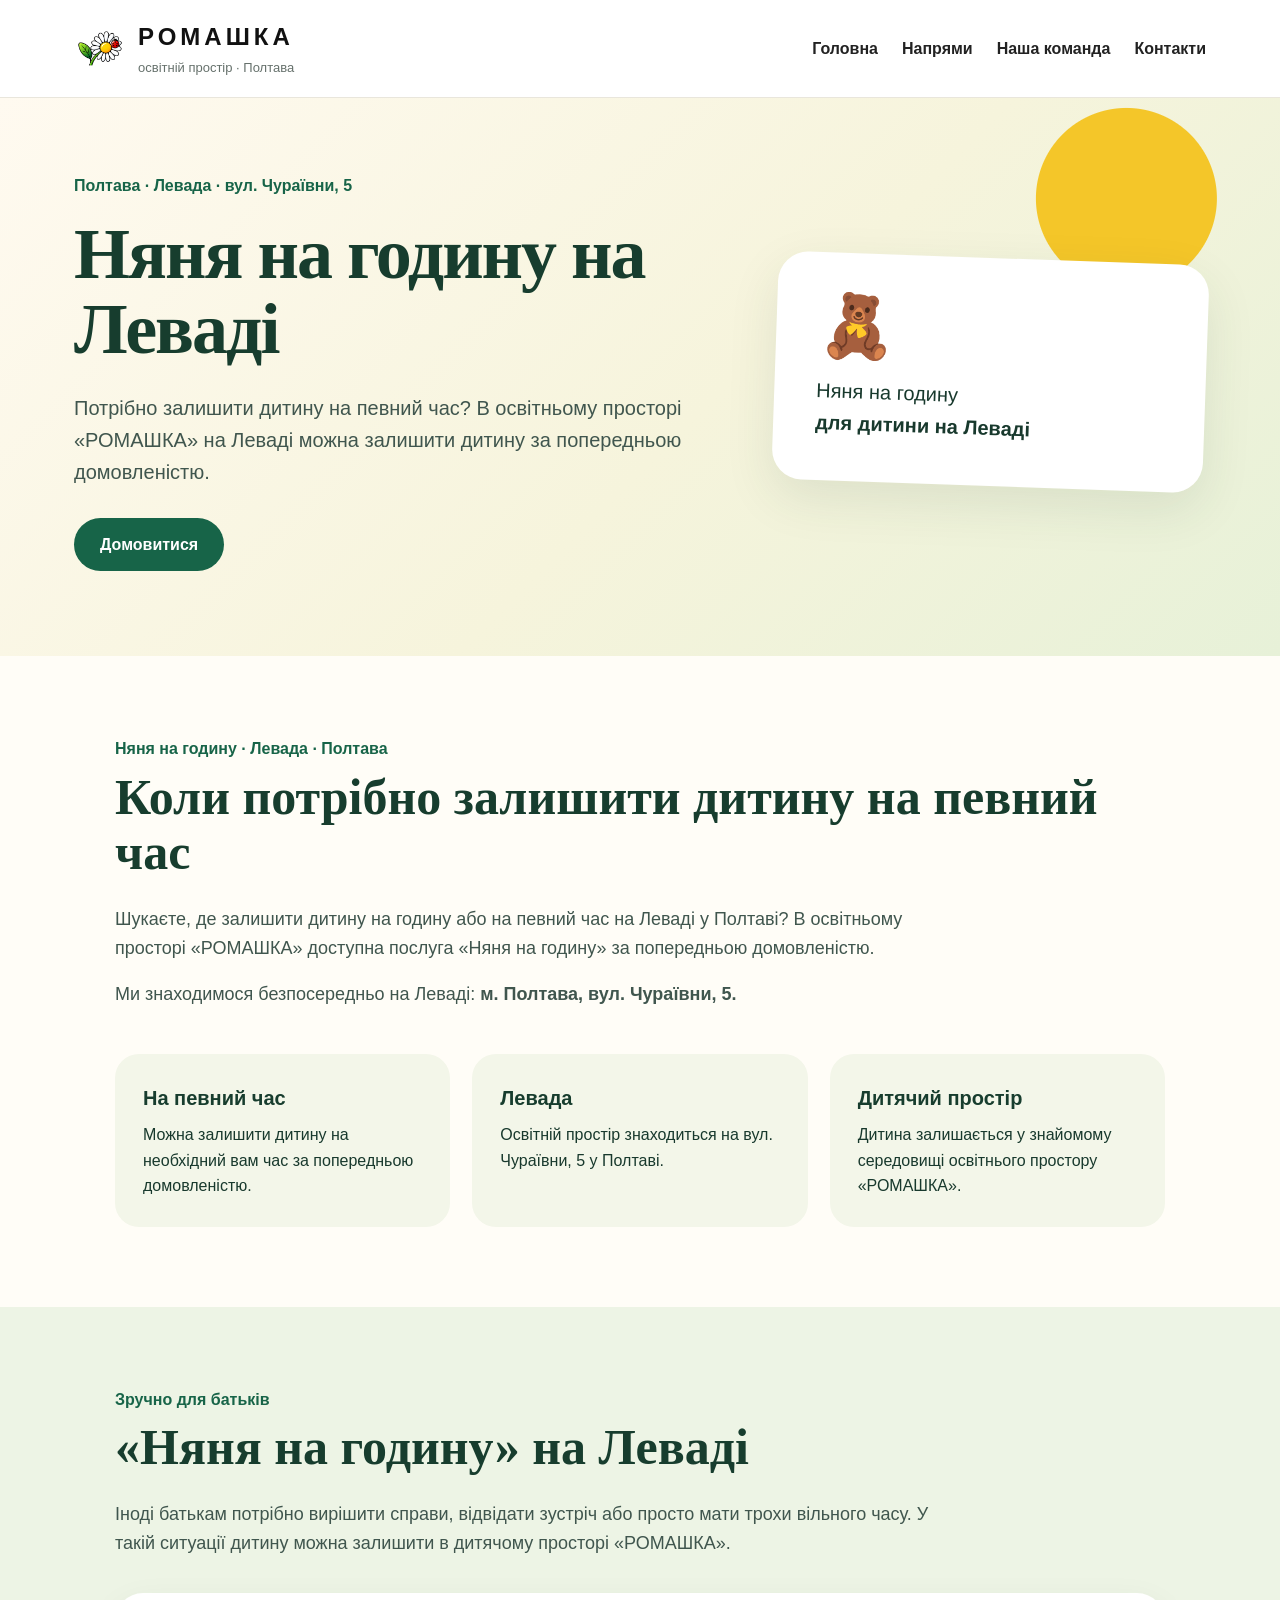
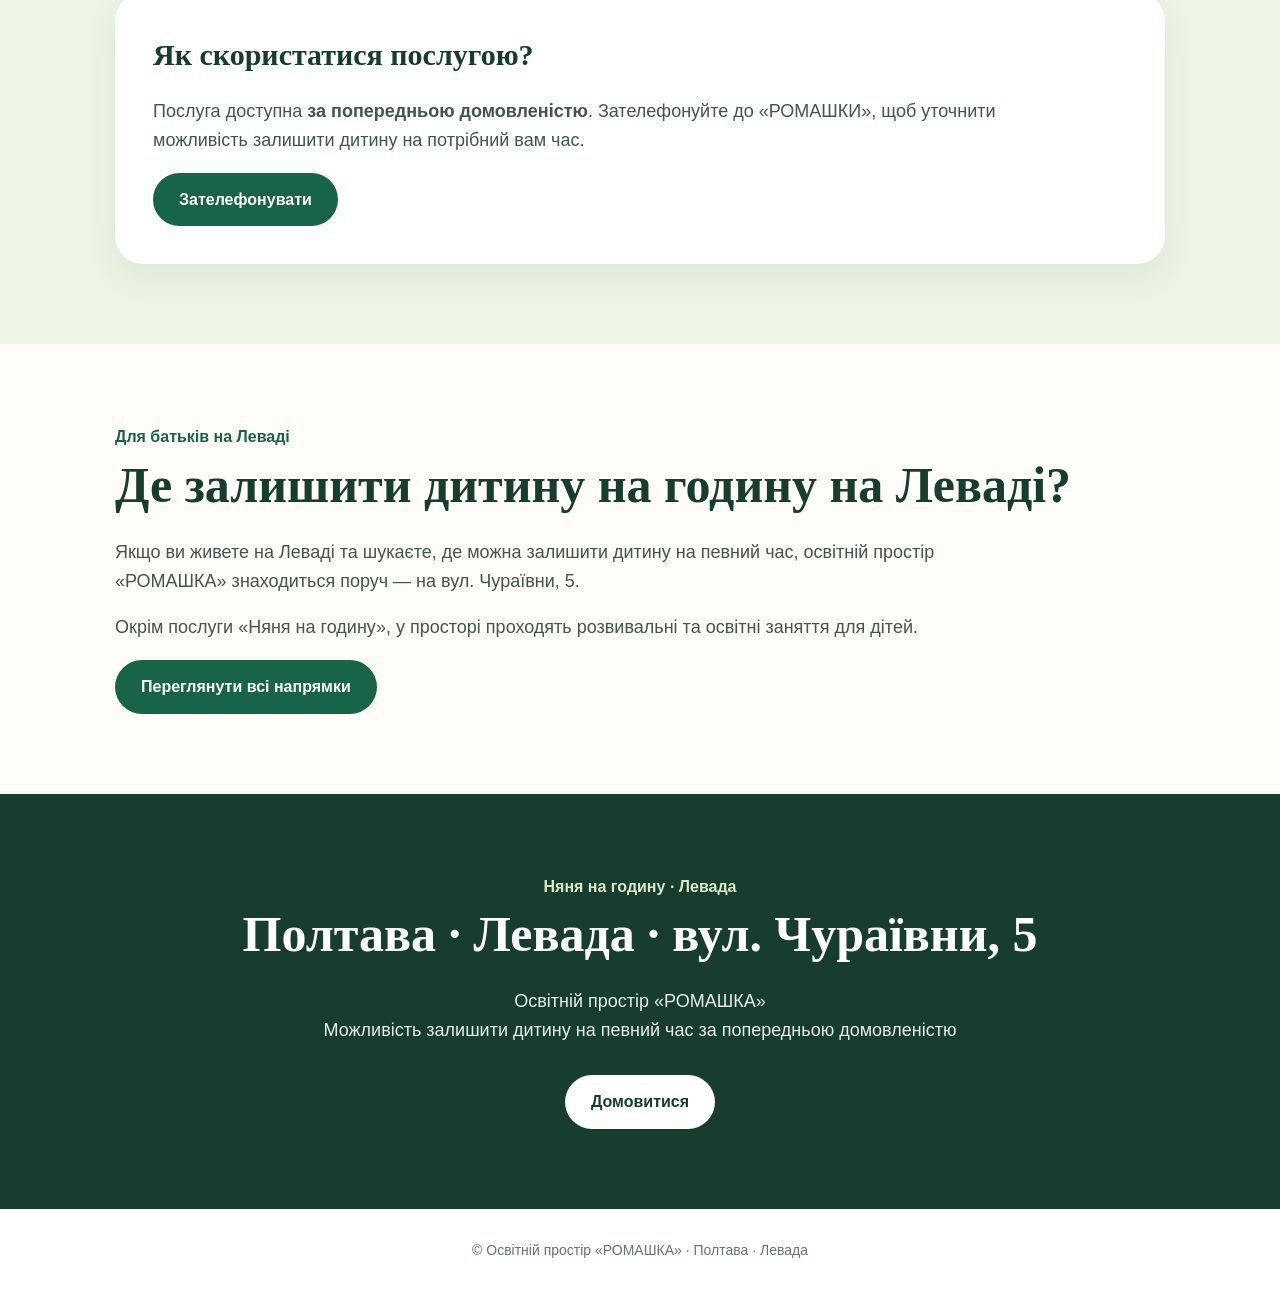
<file: nanny.html>
<!DOCTYPE html>
<html lang="uk">
<head>
  <meta charset="UTF-8">
  <meta name="viewport" content="width=device-width, initial-scale=1.0">

  <title>Няня на годину на Леваді у Полтаві | РОМАШКА</title>

  <meta name="description" content="Няня на годину на Леваді у Полтаві. Можна залишити дитину на певний час у знайомому дитячому просторі «РОМАШКА» за попередньою домовленістю. Вул. Чураївни, 5.">

  <link rel="canonical" href="https://romashka.poltava.ua/nanny.html">

  <style>
    * { box-sizing: border-box; }

    html { scroll-behavior: smooth; }

    body {
      margin: 0;
      font-family: Arial, Helvetica, sans-serif;
      color: #18392d;
      background: #fffdf7;
      line-height: 1.6;
    }

    a { color: inherit; }

    .header {
      background: rgba(255,255,255,.96);
      border-bottom: 1px solid #e9e6dc;
    }

    .header-inner {
      max-width: 1180px;
      margin: 0 auto;
      padding: 18px 24px;
      display: flex;
      align-items: center;
      justify-content: space-between;
      gap: 25px;
    }

    .brand {
      display: flex;
      align-items: center;
      gap: 12px;
      text-decoration: none;
    }

    .brand img {
      width: 52px;
      height: 52px;
      object-fit: contain;
    }

    .brand-name {
      font-size: 24px;
      letter-spacing: 4px;
      color: #111;
      font-weight: 700;
    }

    .brand-subtitle {
      display: block;
      font-size: 13px;
      letter-spacing: 0;
      color: #66716c;
      font-weight: 400;
      margin-top: 2px;
    }

    .nav {
      display: flex;
      gap: 24px;
      align-items: center;
      flex-wrap: wrap;
    }

    .nav a {
      text-decoration: none;
      font-weight: 700;
      color: #222;
    }

    .nav a:hover { color: #176448; }

    .hero {
      background:
        radial-gradient(circle at 88% 18%, #f4c629 0 90px, transparent 91px),
        linear-gradient(135deg, #fffaf0 0%, #f6f4dc 55%, #e7f1d8 100%);
    }

    .hero-inner {
      max-width: 1180px;
      margin: 0 auto;
      padding: 75px 24px 85px;
      display: grid;
      grid-template-columns: 1.2fr .8fr;
      gap: 55px;
      align-items: center;
    }

    .location {
      display: inline-block;
      font-weight: 800;
      color: #176448;
      margin-bottom: 18px;
    }

    h1 {
      font-family: Georgia, "Times New Roman", serif;
      font-size: clamp(42px, 6vw, 72px);
      line-height: 1.04;
      margin: 0 0 25px;
      color: #173d2e;
      letter-spacing: -2px;
    }

    .lead {
      font-size: 20px;
      max-width: 700px;
      color: #40564e;
      margin-bottom: 30px;
    }

    .button {
      display: inline-block;
      padding: 14px 26px;
      background: #176448;
      color: white;
      border-radius: 999px;
      text-decoration: none;
      font-weight: 800;
    }

    .care-card {
      background: white;
      padding: 42px;
      border-radius: 30px;
      box-shadow: 0 18px 50px rgba(35,70,53,.10);
      transform: rotate(2deg);
    }

    .care-icon {
      font-size: 62px;
      line-height: 1;
      margin-bottom: 18px;
    }

    .care-card p {
      font-size: 20px;
      margin: 0;
    }

    .section {
      padding: 80px 24px;
    }

    .container {
      max-width: 1050px;
      margin: 0 auto;
    }

    .eyebrow {
      color: #176448;
      font-weight: 800;
      margin-bottom: 8px;
    }

    h2 {
      font-family: Georgia, "Times New Roman", serif;
      font-size: clamp(34px, 4vw, 50px);
      line-height: 1.1;
      margin: 0 0 25px;
      color: #173d2e;
    }

    .text {
      font-size: 18px;
      color: #40564e;
      max-width: 850px;
    }

    .features {
      display: grid;
      grid-template-columns: repeat(3, 1fr);
      gap: 22px;
      margin-top: 45px;
    }

    .feature {
      background: #f3f6e9;
      border-radius: 24px;
      padding: 28px;
    }

    .feature strong {
      display: block;
      font-size: 20px;
      margin-bottom: 8px;
      color: #173d2e;
    }

    .info-section {
      background: #edf4e5;
    }

    .info-box {
      background: white;
      border-radius: 28px;
      padding: 38px;
      margin-top: 35px;
      box-shadow: 0 12px 35px rgba(35,70,53,.07);
    }

    .info-box h3 {
      font-family: Georgia, "Times New Roman", serif;
      font-size: 30px;
      margin: 0 0 15px;
      color: #173d2e;
    }

    .location-section {
      text-align: center;
      background: #173d2e;
      color: white;
    }

    .location-section h2 { color: white; }

    .location-section .text {
      color: #e6eee9;
      margin: 0 auto 30px;
    }

    .location-section .button {
      background: white;
      color: #173d2e;
    }

    footer {
      padding: 30px 24px;
      text-align: center;
      color: #68746f;
      background: white;
      font-size: 14px;
    }

    @media (max-width: 800px) {
      .header-inner {
        flex-direction: column;
        align-items: flex-start;
      }

      .nav {
        gap: 14px;
        font-size: 14px;
      }

      .hero-inner {
        grid-template-columns: 1fr;
        padding-top: 50px;
      }

      .features {
        grid-template-columns: 1fr;
      }

      .care-card {
        max-width: 330px;
      }

      h1 { letter-spacing: -1px; }
    }
  </style>

  <script type="application/ld+json">
  {
    "@context": "https://schema.org",
    "@type": "EducationalOrganization",
    "name": "Освітній простір РОМАШКА",
    "url": "https://romashka.poltava.ua/",
    "address": {
      "@type": "PostalAddress",
      "streetAddress": "вул. Чураївни, 5",
      "addressLocality": "Полтава",
      "addressRegion": "Полтавська область",
      "addressCountry": "UA"
    }
  }
  </script>
</head>

<body>

<header class="header">
  <div class="header-inner">

    <a class="brand" href="index.html">
      <img src="romashka-clean.png" alt="Освітній простір РОМАШКА">

      <div>
        <span class="brand-name">РОМАШКА</span>
        <span class="brand-subtitle">освітній простір · Полтава</span>
      </div>
    </a>

    <nav class="nav">
      <a href="index.html">Головна</a>
      <a href="index.html#programs">Напрями</a>
      <a href="team.html">Наша команда</a>
      <a href="index.html#contacts">Контакти</a>
    </nav>

  </div>
</header>

<main>

  <section class="hero">
    <div class="hero-inner">

      <div>
        <div class="location">Полтава · Левада · вул. Чураївни, 5</div>

        <h1>Няня на годину на Леваді</h1>

        <p class="lead">
          Потрібно залишити дитину на певний час?
          В освітньому просторі «РОМАШКА» на Леваді можна
          залишити дитину за попередньою домовленістю.
        </p>

        <a class="button" href="tel:+380502146665">
          Домовитися
        </a>
      </div>

      <div class="care-card">
        <div class="care-icon">🧸</div>

        <p>
          Няня на годину<br>
          <strong>для дитини на Леваді</strong>
        </p>
      </div>

    </div>
  </section>


  <section class="section">
    <div class="container">

      <div class="eyebrow">Няня на годину · Левада · Полтава</div>

      <h2>Коли потрібно залишити дитину на певний час</h2>

      <div class="text">
        <p>
          Шукаєте, де залишити дитину на годину або на певний час
          на Леваді у Полтаві? В освітньому просторі «РОМАШКА»
          доступна послуга «Няня на годину» за попередньою домовленістю.
        </p>

        <p>
          Ми знаходимося безпосередньо на Леваді:
          <strong>м. Полтава, вул. Чураївни, 5.</strong>
        </p>
      </div>

      <div class="features">

        <div class="feature">
          <strong>На певний час</strong>
          Можна залишити дитину на необхідний вам час за попередньою домовленістю.
        </div>

        <div class="feature">
          <strong>Левада</strong>
          Освітній простір знаходиться на вул. Чураївни, 5 у Полтаві.
        </div>

        <div class="feature">
          <strong>Дитячий простір</strong>
          Дитина залишається у знайомому середовищі освітнього простору «РОМАШКА».
        </div>

      </div>

    </div>
  </section>


  <section class="section info-section">
    <div class="container">

      <div class="eyebrow">Зручно для батьків</div>

      <h2>«Няня на годину» на Леваді</h2>

      <div class="text">
        <p>
          Іноді батькам потрібно вирішити справи, відвідати зустріч
          або просто мати трохи вільного часу. У такій ситуації
          дитину можна залишити в дитячому просторі «РОМАШКА».
        </p>
      </div>

      <div class="info-box">
        <h3>Як скористатися послугою?</h3>

        <div class="text">
          <p>
            Послуга доступна <strong>за попередньою домовленістю</strong>.
            Зателефонуйте до «РОМАШКИ», щоб уточнити можливість
            залишити дитину на потрібний вам час.
          </p>
        </div>

        <a class="button" href="tel:+380502146665">
          Зателефонувати
        </a>
      </div>

    </div>
  </section>


  <section class="section">
    <div class="container">

      <div class="eyebrow">Для батьків на Леваді</div>

      <h2>Де залишити дитину на годину на Леваді?</h2>

      <div class="text">
        <p>
          Якщо ви живете на Леваді та шукаєте, де можна залишити
          дитину на певний час, освітній простір «РОМАШКА»
          знаходиться поруч — на вул. Чураївни, 5.
        </p>

        <p>
          Окрім послуги «Няня на годину», у просторі проходять
          розвивальні та освітні заняття для дітей.
        </p>
      </div>

      <a class="button" href="index.html#programs">
        Переглянути всі напрямки
      </a>

    </div>
  </section>


  <section class="section location-section">
    <div class="container">

      <div class="eyebrow" style="color:#dce9c8;">
        Няня на годину · Левада
      </div>

      <h2>Полтава · Левада · вул. Чураївни, 5</h2>

      <p class="text">
        Освітній простір «РОМАШКА»<br>
        Можливість залишити дитину на певний час
        за попередньою домовленістю
      </p>

      <a class="button" href="tel:+380502146665">
        Домовитися
      </a>

    </div>
  </section>

</main>

<footer>
  © Освітній простір «РОМАШКА» · Полтава · Левада
</footer>

</body>
</html>
</file>
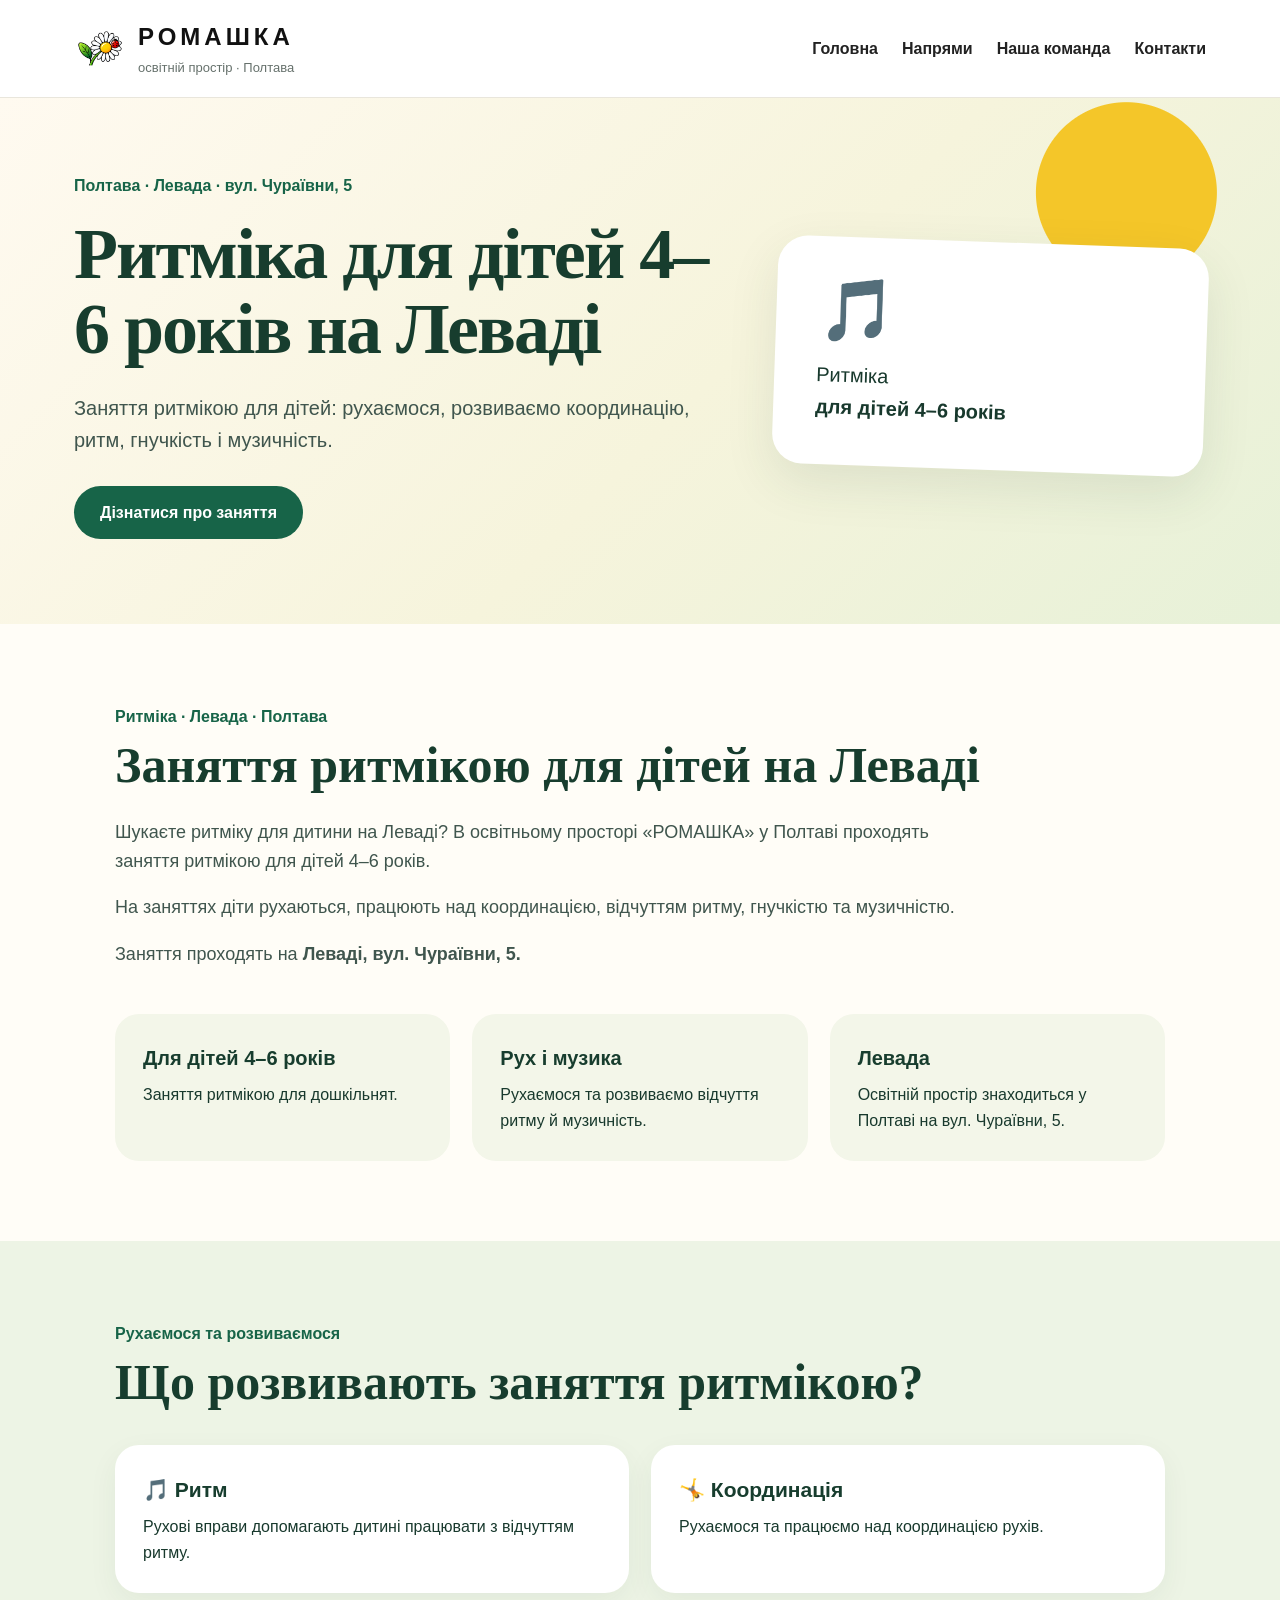
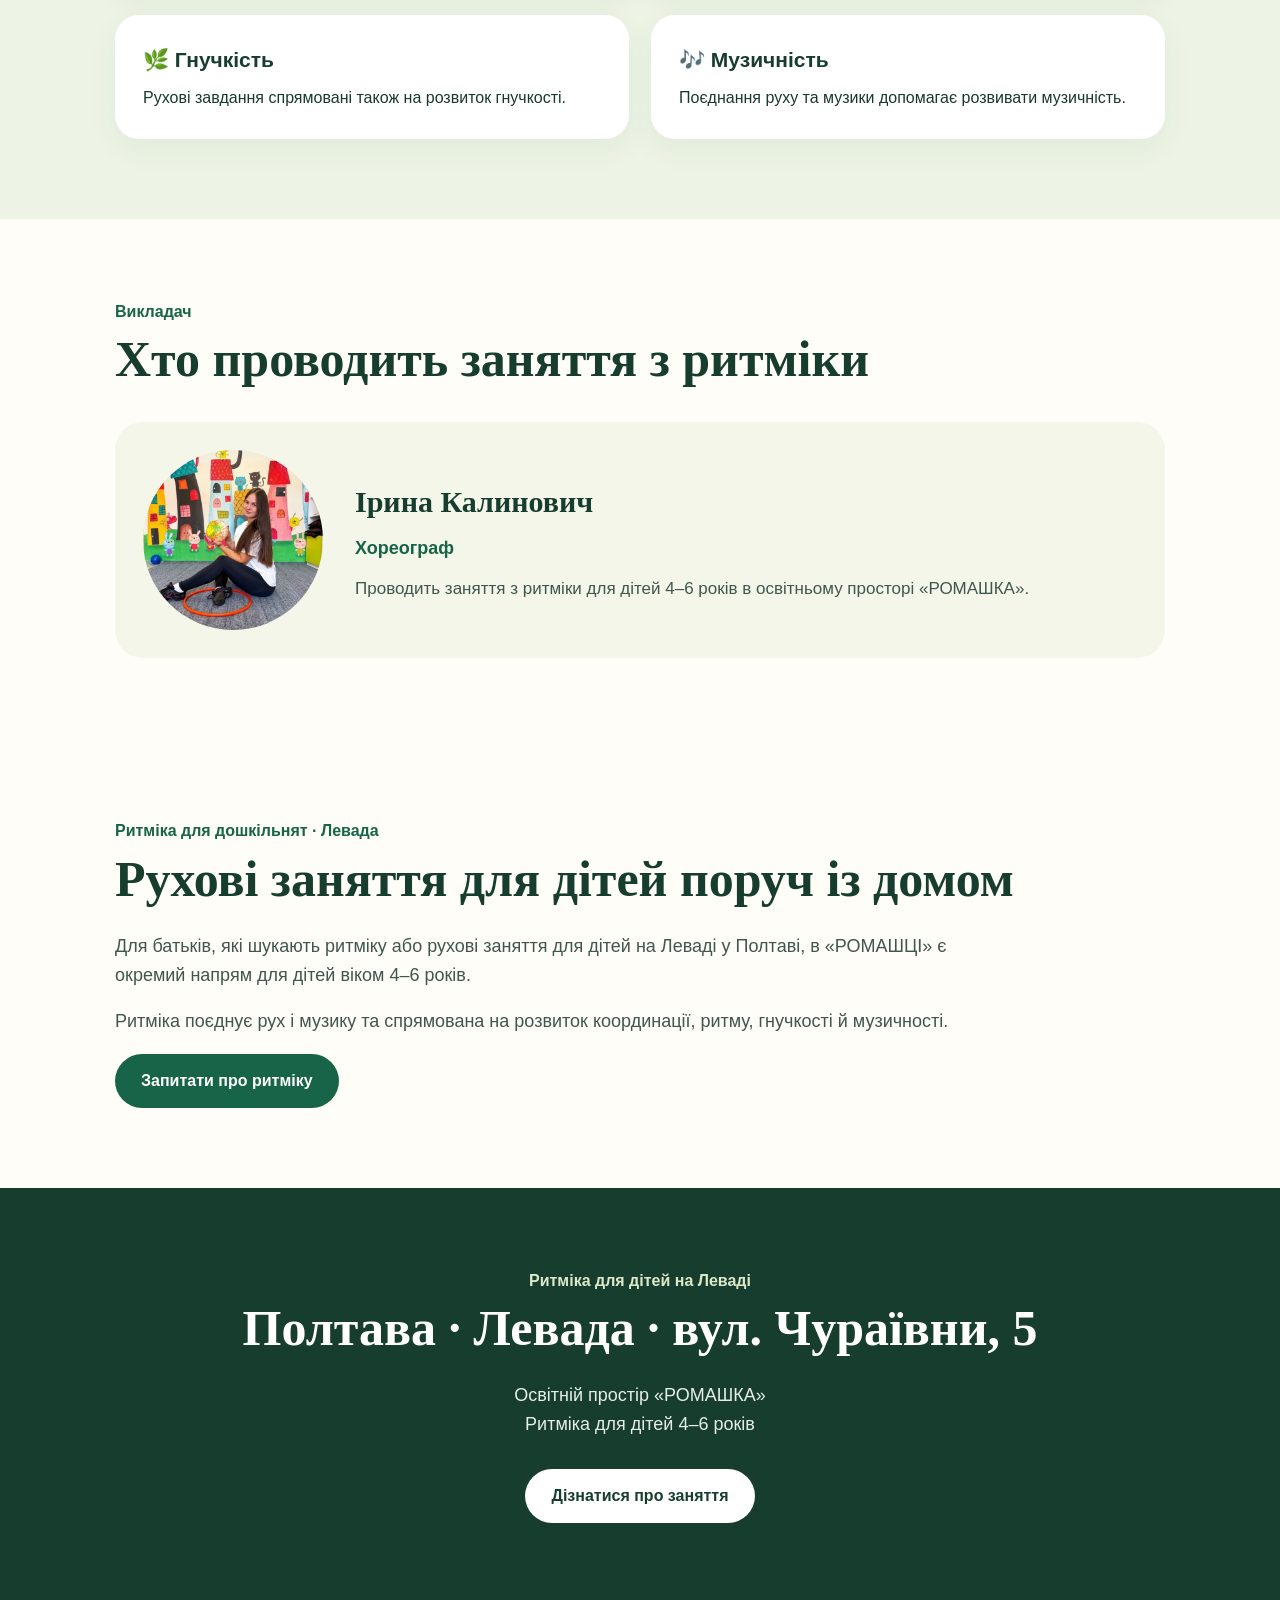
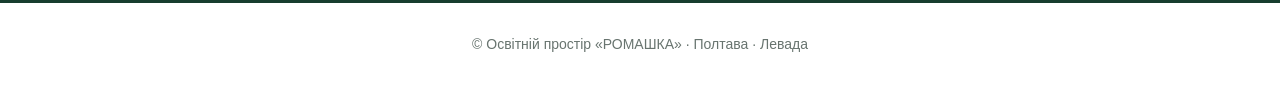
<file: rhythmics.html>
<!DOCTYPE html>
<html lang="uk">
<head>
  <meta charset="UTF-8">
  <meta name="viewport" content="width=device-width, initial-scale=1.0">

  <title>Ритміка для дітей 4–6 років на Леваді | Полтава</title>

  <meta name="description" content="Ритміка для дітей 4–6 років на Леваді у Полтаві. Рух, координація, ритм, гнучкість і музичність. Освітній простір «РОМАШКА», вул. Чураївни, 5.">

  <link rel="canonical" href="https://romashka.poltava.ua/rhythmics.html">

  <style>
    * { box-sizing: border-box; }

    html { scroll-behavior: smooth; }

    body {
      margin: 0;
      font-family: Arial, Helvetica, sans-serif;
      color: #18392d;
      background: #fffdf7;
      line-height: 1.6;
    }

    a { color: inherit; }

    .header {
      background: rgba(255,255,255,.96);
      border-bottom: 1px solid #e9e6dc;
    }

    .header-inner {
      max-width: 1180px;
      margin: 0 auto;
      padding: 18px 24px;
      display: flex;
      align-items: center;
      justify-content: space-between;
      gap: 25px;
    }

    .brand {
      display: flex;
      align-items: center;
      gap: 12px;
      text-decoration: none;
    }

    .brand img {
      width: 52px;
      height: 52px;
      object-fit: contain;
    }

    .brand-name {
      font-size: 24px;
      letter-spacing: 4px;
      color: #111;
      font-weight: 700;
    }

    .brand-subtitle {
      display: block;
      font-size: 13px;
      color: #66716c;
      font-weight: 400;
      margin-top: 2px;
    }

    .nav {
      display: flex;
      gap: 24px;
      align-items: center;
      flex-wrap: wrap;
    }

    .nav a {
      text-decoration: none;
      font-weight: 700;
      color: #222;
    }

    .nav a:hover { color: #176448; }

    .hero {
      background:
        radial-gradient(circle at 88% 18%, #f4c629 0 90px, transparent 91px),
        linear-gradient(135deg, #fffaf0 0%, #f6f4dc 55%, #e7f1d8 100%);
    }

    .hero-inner {
      max-width: 1180px;
      margin: 0 auto;
      padding: 75px 24px 85px;
      display: grid;
      grid-template-columns: 1.2fr .8fr;
      gap: 55px;
      align-items: center;
    }

    .location {
      display: inline-block;
      font-weight: 800;
      color: #176448;
      margin-bottom: 18px;
    }

    h1 {
      font-family: Georgia, "Times New Roman", serif;
      font-size: clamp(42px, 6vw, 72px);
      line-height: 1.04;
      margin: 0 0 25px;
      color: #173d2e;
      letter-spacing: -2px;
    }

    .lead {
      font-size: 20px;
      max-width: 700px;
      color: #40564e;
      margin-bottom: 30px;
    }

    .button {
      display: inline-block;
      padding: 14px 26px;
      background: #176448;
      color: white;
      border-radius: 999px;
      text-decoration: none;
      font-weight: 800;
    }

    .rhythm-card {
      background: white;
      padding: 42px;
      border-radius: 30px;
      box-shadow: 0 18px 50px rgba(35,70,53,.10);
      transform: rotate(2deg);
    }

    .rhythm-icon {
      font-size: 62px;
      line-height: 1;
      margin-bottom: 18px;
    }

    .rhythm-card p {
      font-size: 20px;
      margin: 0;
    }

    .section {
      padding: 80px 24px;
    }

    .container {
      max-width: 1050px;
      margin: 0 auto;
    }

    .eyebrow {
      color: #176448;
      font-weight: 800;
      margin-bottom: 8px;
    }

    h2 {
      font-family: Georgia, "Times New Roman", serif;
      font-size: clamp(34px, 4vw, 50px);
      line-height: 1.1;
      margin: 0 0 25px;
      color: #173d2e;
    }

    .text {
      font-size: 18px;
      color: #40564e;
      max-width: 850px;
    }

    .features {
      display: grid;
      grid-template-columns: repeat(3, 1fr);
      gap: 22px;
      margin-top: 45px;
    }

    .feature {
      background: #f3f6e9;
      border-radius: 24px;
      padding: 28px;
    }

    .feature strong {
      display: block;
      font-size: 20px;
      margin-bottom: 8px;
      color: #173d2e;
    }

    .skills-section {
      background: #edf4e5;
    }

    .skills-grid {
      display: grid;
      grid-template-columns: repeat(2, 1fr);
      gap: 22px;
      margin-top: 35px;
    }

    .skill {
      background: white;
      border-radius: 24px;
      padding: 28px;
      box-shadow: 0 10px 30px rgba(35,70,53,.06);
    }

    .skill strong {
      display: block;
      font-size: 21px;
      margin-bottom: 8px;
      color: #173d2e;
    }

    .location-section {
      text-align: center;
      background: #173d2e;
      color: white;
    }

    .location-section h2 { color: white; }

    .location-section .text {
      color: #e6eee9;
      margin: 0 auto 30px;
    }

    .location-section .button {
      background: white;
      color: #173d2e;
    }

    footer {
      padding: 30px 24px;
      text-align: center;
      color: #68746f;
      background: white;
      font-size: 14px;
    }

    @media (max-width: 800px) {
      .header-inner {
        flex-direction: column;
        align-items: flex-start;
      }

      .nav {
        gap: 14px;
        font-size: 14px;
      }

      .hero-inner {
        grid-template-columns: 1fr;
        padding-top: 50px;
      }

      .features,
      .skills-grid {
        grid-template-columns: 1fr;
      }

      .rhythm-card {
        max-width: 330px;
      }

      h1 { letter-spacing: -1px; }
    }
  </style>

  <script type="application/ld+json">
  {
    "@context": "https://schema.org",
    "@type": "EducationalOrganization",
    "name": "Освітній простір РОМАШКА",
    "url": "https://romashka.poltava.ua/",
    "address": {
      "@type": "PostalAddress",
      "streetAddress": "вул. Чураївни, 5",
      "addressLocality": "Полтава",
      "addressRegion": "Полтавська область",
      "addressCountry": "UA"
    }
  }
  </script>
</head>

<body>

<header class="header">
  <div class="header-inner">

    <a class="brand" href="index.html">
      <img src="romashka-clean.png" alt="Освітній простір РОМАШКА">

      <div>
        <span class="brand-name">РОМАШКА</span>
        <span class="brand-subtitle">освітній простір · Полтава</span>
      </div>
    </a>

    <nav class="nav">
      <a href="index.html">Головна</a>
      <a href="index.html#programs">Напрями</a>
      <a href="team.html">Наша команда</a>
      <a href="index.html#contacts">Контакти</a>
    </nav>

  </div>
</header>

<main>

  <section class="hero">
    <div class="hero-inner">

      <div>
        <div class="location">Полтава · Левада · вул. Чураївни, 5</div>

        <h1>Ритміка для дітей 4–6 років на Леваді</h1>

        <p class="lead">
          Заняття ритмікою для дітей: рухаємося,
          розвиваємо координацію, ритм, гнучкість і музичність.
        </p>

        <a class="button" href="tel:+380502146665">
          Дізнатися про заняття
        </a>
      </div>

      <div class="rhythm-card">
        <div class="rhythm-icon">🎵</div>

        <p>
          Ритміка<br>
          <strong>для дітей 4–6 років</strong>
        </p>
      </div>

    </div>
  </section>


  <section class="section">
    <div class="container">

      <div class="eyebrow">Ритміка · Левада · Полтава</div>

      <h2>Заняття ритмікою для дітей на Леваді</h2>

      <div class="text">
        <p>
          Шукаєте ритміку для дитини на Леваді?
          В освітньому просторі «РОМАШКА» у Полтаві
          проходять заняття ритмікою для дітей 4–6 років.
        </p>

        <p>
          На заняттях діти рухаються, працюють над координацією,
          відчуттям ритму, гнучкістю та музичністю.
        </p>

        <p>
          Заняття проходять на
          <strong>Леваді, вул. Чураївни, 5.</strong>
        </p>
      </div>

      <div class="features">

        <div class="feature">
          <strong>Для дітей 4–6 років</strong>
          Заняття ритмікою для дошкільнят.
        </div>

        <div class="feature">
          <strong>Рух і музика</strong>
          Рухаємося та розвиваємо відчуття ритму й музичність.
        </div>

        <div class="feature">
          <strong>Левада</strong>
          Освітній простір знаходиться у Полтаві на вул. Чураївни, 5.
        </div>

      </div>

    </div>
  </section>


  <section class="section skills-section">
    <div class="container">

      <div class="eyebrow">Рухаємося та розвиваємося</div>

      <h2>Що розвивають заняття ритмікою?</h2>

      <div class="skills-grid">

        <div class="skill">
          <strong>🎵 Ритм</strong>
          Рухові вправи допомагають дитині працювати з відчуттям ритму.
        </div>

        <div class="skill">
          <strong>🤸 Координація</strong>
          Рухаємося та працюємо над координацією рухів.
        </div>

        <div class="skill">
          <strong>🌿 Гнучкість</strong>
          Рухові завдання спрямовані також на розвиток гнучкості.
        </div>

        <div class="skill">
          <strong>🎶 Музичність</strong>
          Поєднання руху та музики допомагає розвивати музичність.
        </div>

      </div>

    </div>
  </section>
<section class="section">
  <div class="container">

    <div class="eyebrow">Викладач</div>

    <h2>Хто проводить заняття з ритміки</h2>

    <div style="
      display:flex;
      align-items:center;
      gap:32px;
      margin-top:35px;
      background:#f3f6e9;
      padding:28px;
      border-radius:28px;
      flex-wrap:wrap;
    ">

      <img
        src="iryna-kalynovych.jpg"
        alt="Ірина Калинович — хореограф, ритміка для дітей у Полтаві"
        style="
          width:180px;
          height:180px;
          object-fit:cover;
          border-radius:50%;
        "
      >

      <div style="flex:1; min-width:240px;">

        <h3 style="
          font-family:Georgia, 'Times New Roman', serif;
          font-size:30px;
          margin:0 0 8px;
          color:#173d2e;
        ">
          Ірина Калинович
        </h3>

        <p style="
          font-size:18px;
          font-weight:700;
          color:#176448;
          margin:0 0 12px;
        ">
          Хореограф
        </p>

        <p style="
          font-size:17px;
          color:#40564e;
          margin:0;
        ">
          Проводить заняття з ритміки для дітей 4–6 років
          в освітньому просторі «РОМАШКА».
        </p>

      </div>

    </div>

  </div>
</section>

  <section class="section">
    <div class="container">

      <div class="eyebrow">Ритміка для дошкільнят · Левада</div>

      <h2>Рухові заняття для дітей поруч із домом</h2>

      <div class="text">
        <p>
          Для батьків, які шукають ритміку або рухові заняття
          для дітей на Леваді у Полтаві, в «РОМАШЦІ»
          є окремий напрям для дітей віком 4–6 років.
        </p>

        <p>
          Ритміка поєднує рух і музику та спрямована на розвиток
          координації, ритму, гнучкості й музичності.
        </p>
      </div>

      <a class="button" href="tel:+380502146665">
        Запитати про ритміку
      </a>

    </div>
  </section>


  <section class="section location-section">
    <div class="container">

      <div class="eyebrow" style="color:#dce9c8;">
        Ритміка для дітей на Леваді
      </div>

      <h2>Полтава · Левада · вул. Чураївни, 5</h2>

      <p class="text">
        Освітній простір «РОМАШКА»<br>
        Ритміка для дітей 4–6 років
      </p>

      <a class="button" href="tel:+380502146665">
        Дізнатися про заняття
      </a>

    </div>
  </section>

</main>

<footer>
  © Освітній простір «РОМАШКА» · Полтава · Левада
</footer>

</body>
</html>
</file>
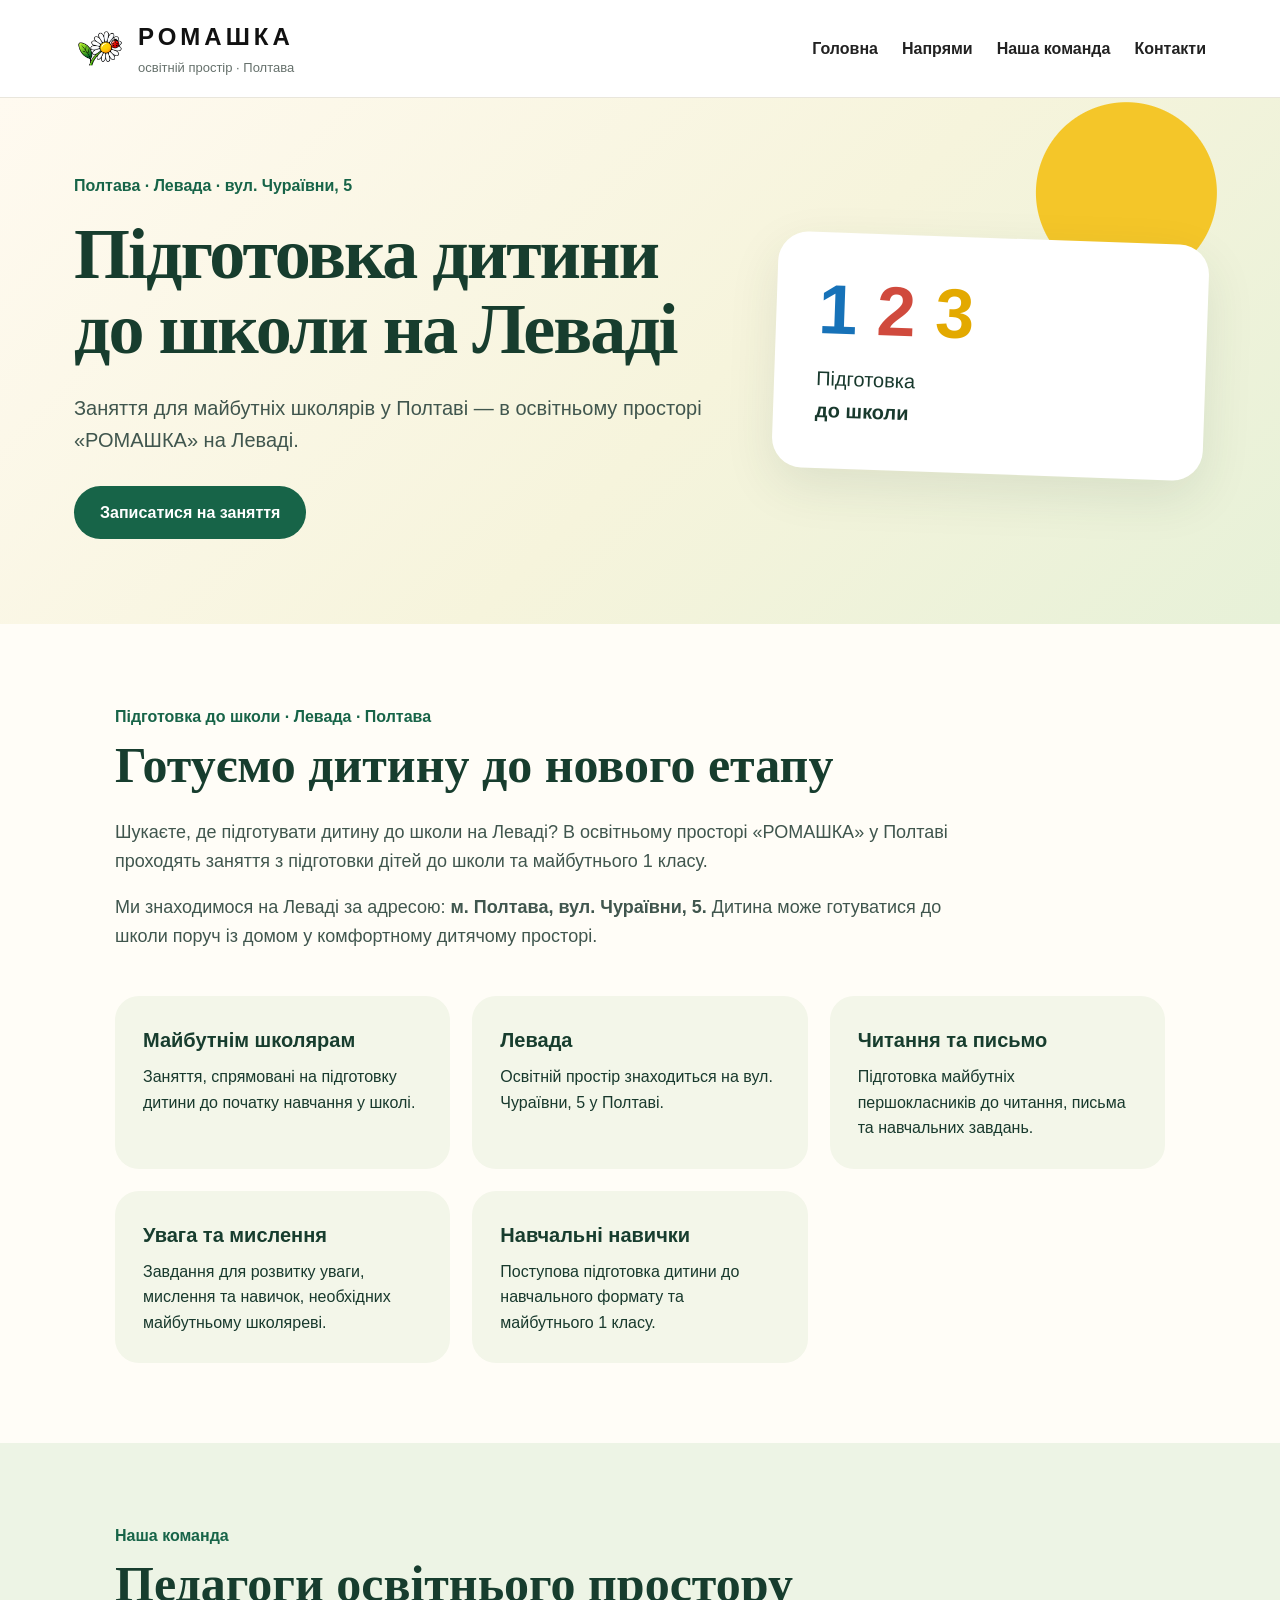
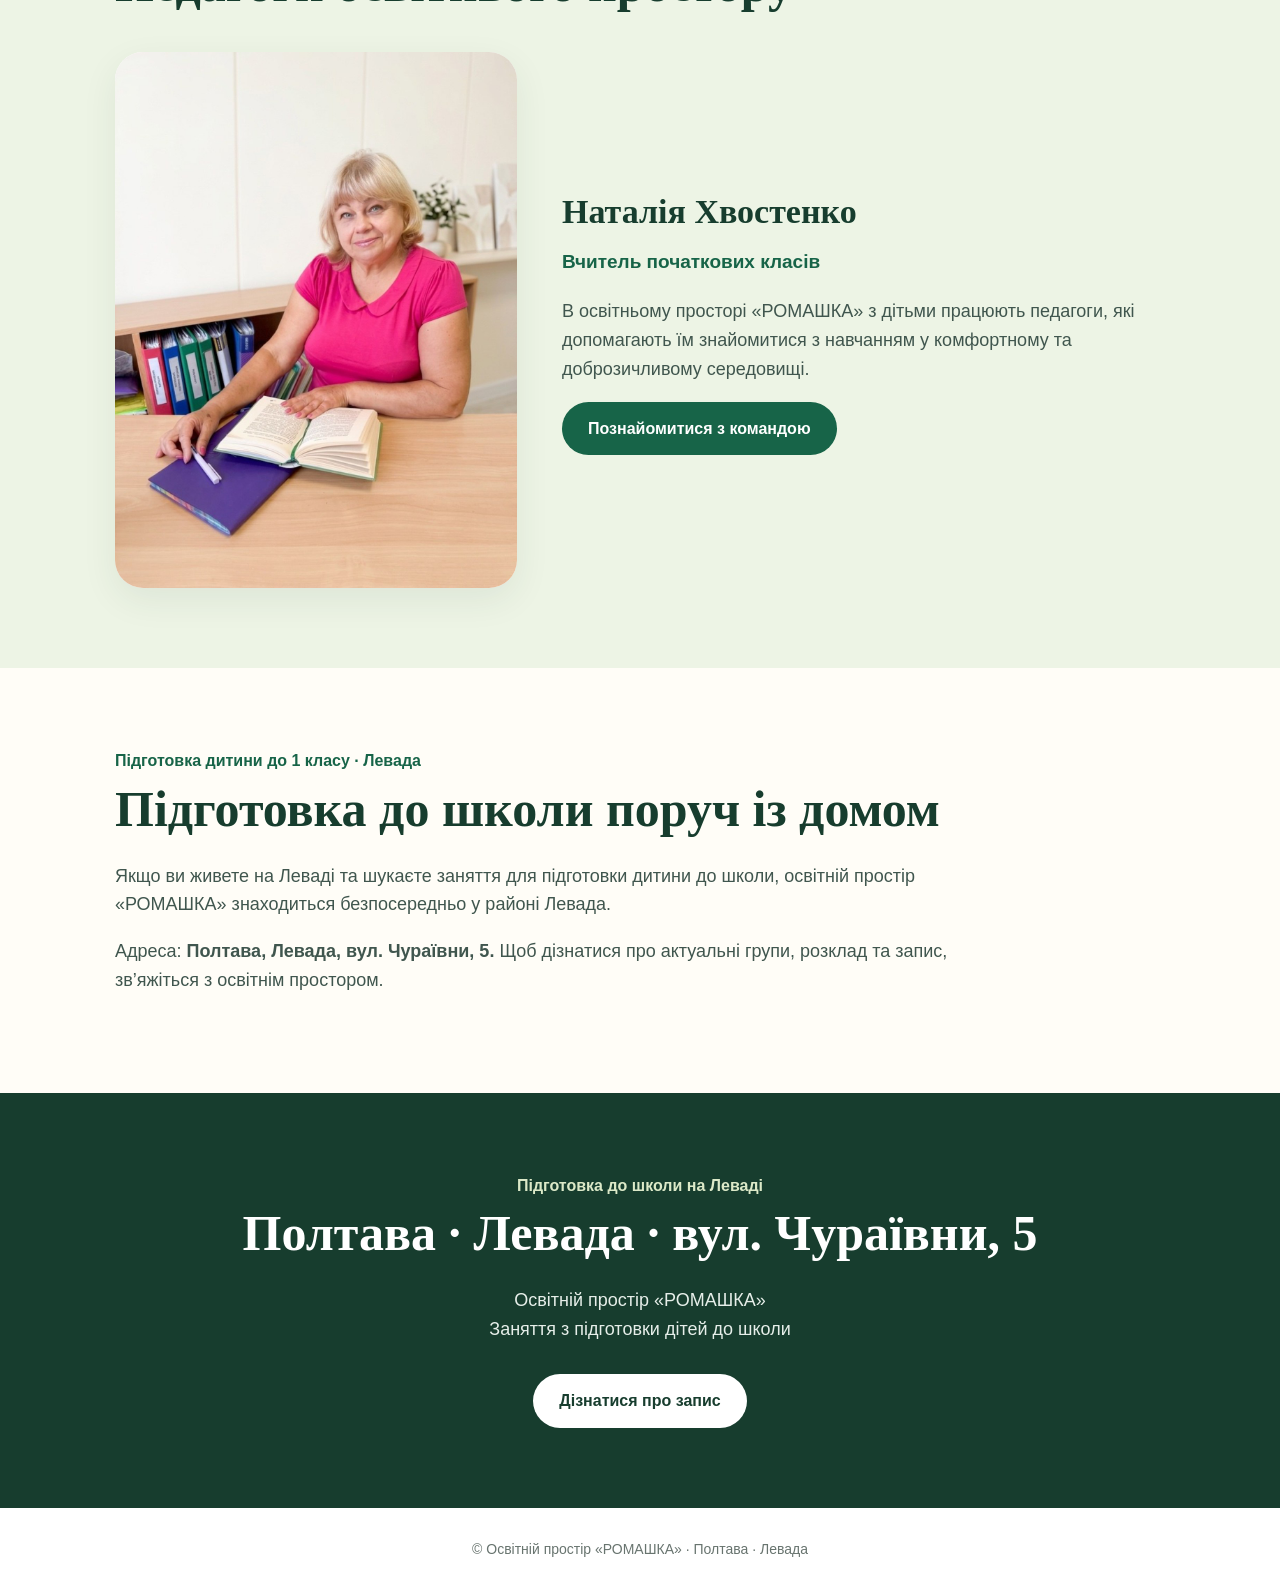
<file: school-preparation.html>
<!DOCTYPE html>
<html lang="uk">
<head>
  <meta charset="UTF-8">
  <meta name="viewport" content="width=device-width, initial-scale=1.0">

  <title>Підготовка дитини до школи на Леваді у Полтаві | РОМАШКА</title>

  <meta name="description" content="Підготовка дітей до школи та 1 класу на Леваді у Полтаві. Заняття для майбутніх школярів в освітньому просторі «РОМАШКА», вул. Чураївни, 5.">

  <link rel="canonical" href="https://romashka.poltava.ua/school-preparation.html">

  <style>
    * { box-sizing: border-box; }

    html { scroll-behavior: smooth; }

    body {
      margin: 0;
      font-family: Arial, Helvetica, sans-serif;
      color: #18392d;
      background: #fffdf7;
      line-height: 1.6;
    }

    a { color: inherit; }

    .header {
      background: rgba(255,255,255,.96);
      border-bottom: 1px solid #e9e6dc;
    }

    .header-inner {
      max-width: 1180px;
      margin: 0 auto;
      padding: 18px 24px;
      display: flex;
      align-items: center;
      justify-content: space-between;
      gap: 25px;
    }

    .brand {
      display: flex;
      align-items: center;
      gap: 12px;
      text-decoration: none;
    }

    .brand img {
      width: 52px;
      height: 52px;
      object-fit: contain;
    }

    .brand-name {
      font-size: 24px;
      letter-spacing: 4px;
      color: #111;
      font-weight: 700;
    }

    .brand-subtitle {
      display: block;
      font-size: 13px;
      letter-spacing: 0;
      color: #66716c;
      font-weight: 400;
      margin-top: 2px;
    }

    .nav {
      display: flex;
      gap: 24px;
      align-items: center;
      flex-wrap: wrap;
    }

    .nav a {
      text-decoration: none;
      font-weight: 700;
      color: #222;
    }

    .nav a:hover { color: #176448; }

    .hero {
      background:
        radial-gradient(circle at 88% 18%, #f4c629 0 90px, transparent 91px),
        linear-gradient(135deg, #fffaf0 0%, #f6f4dc 55%, #e7f1d8 100%);
    }

    .hero-inner {
      max-width: 1180px;
      margin: 0 auto;
      padding: 75px 24px 85px;
      display: grid;
      grid-template-columns: 1.2fr .8fr;
      gap: 55px;
      align-items: center;
    }

    .location {
      display: inline-block;
      font-weight: 800;
      color: #176448;
      margin-bottom: 18px;
    }

    h1 {
      font-family: Georgia, "Times New Roman", serif;
      font-size: clamp(42px, 6vw, 72px);
      line-height: 1.04;
      margin: 0 0 25px;
      color: #173d2e;
      letter-spacing: -2px;
    }

    .lead {
      font-size: 20px;
      max-width: 700px;
      color: #40564e;
      margin-bottom: 30px;
    }

    .button {
      display: inline-block;
      padding: 14px 26px;
      background: #176448;
      color: white;
      border-radius: 999px;
      text-decoration: none;
      font-weight: 800;
    }

    .numbers-card {
      background: white;
      padding: 42px;
      border-radius: 30px;
      box-shadow: 0 18px 50px rgba(35,70,53,.10);
      transform: rotate(2deg);
    }

    .numbers {
      font-size: 70px;
      line-height: 1;
      font-weight: 800;
      margin-bottom: 18px;
    }

    .n1 { color: #1772b8; }
    .n2 { color: #d04a3d; }
    .n3 { color: #e3a900; }

    .numbers-card p {
      font-size: 20px;
      margin: 0;
    }

    .section {
      padding: 80px 24px;
    }

    .container {
      max-width: 1050px;
      margin: 0 auto;
    }

    .eyebrow {
      color: #176448;
      font-weight: 800;
      margin-bottom: 8px;
    }

    h2 {
      font-family: Georgia, "Times New Roman", serif;
      font-size: clamp(34px, 4vw, 50px);
      line-height: 1.1;
      margin: 0 0 25px;
      color: #173d2e;
    }

    .text {
      font-size: 18px;
      color: #40564e;
      max-width: 850px;
    }

    .features {
      display: grid;
      grid-template-columns: repeat(3, 1fr);
      gap: 22px;
      margin-top: 45px;
    }

    .feature {
      background: #f3f6e9;
      border-radius: 24px;
      padding: 28px;
    }

    .feature strong {
      display: block;
      font-size: 20px;
      margin-bottom: 8px;
      color: #173d2e;
    }

    .teacher-section {
      background: #edf4e5;
    }

    .teacher-wrap {
      display: grid;
      grid-template-columns: .8fr 1.2fr;
      gap: 45px;
      margin-top: 40px;
      align-items: center;
    }

    .teacher-photo {
      background: white;
      border-radius: 28px;
      overflow: hidden;
      box-shadow: 0 12px 35px rgba(35,70,53,.08);
    }

    .teacher-photo img {
      width: 100%;
      display: block;
    }

    .teacher-info h3 {
      font-family: Georgia, "Times New Roman", serif;
      font-size: 34px;
      margin: 0 0 8px;
      color: #173d2e;
    }

    .role {
      font-size: 19px;
      font-weight: 700;
      color: #176448;
      margin-bottom: 20px;
    }

    .location-section {
      text-align: center;
      background: #173d2e;
      color: white;
    }

    .location-section h2 { color: white; }

    .location-section .text {
      color: #e6eee9;
      margin: 0 auto 30px;
    }

    .location-section .button {
      background: white;
      color: #173d2e;
    }

    footer {
      padding: 30px 24px;
      text-align: center;
      color: #68746f;
      background: white;
      font-size: 14px;
    }

    @media (max-width: 800px) {
      .header-inner {
        flex-direction: column;
        align-items: flex-start;
      }

      .nav {
        gap: 14px;
        font-size: 14px;
      }

      .hero-inner,
      .teacher-wrap {
        grid-template-columns: 1fr;
      }

      .hero-inner { padding-top: 50px; }

      .numbers-card { max-width: 330px; }

      .features { grid-template-columns: 1fr; }

      h1 { letter-spacing: -1px; }
    }
  </style>

  <script type="application/ld+json">
  {
    "@context": "https://schema.org",
    "@type": "EducationalOrganization",
    "name": "Освітній простір РОМАШКА",
    "url": "https://romashka.poltava.ua/",
    "address": {
      "@type": "PostalAddress",
      "streetAddress": "вул. Чураївни, 5",
      "addressLocality": "Полтава",
      "addressRegion": "Полтавська область",
      "addressCountry": "UA"
    }
  }
  </script>
</head>

<body>

<header class="header">
  <div class="header-inner">

    <a class="brand" href="index.html">
      <img src="romashka-clean.png" alt="Освітній простір РОМАШКА">
      <div>
        <span class="brand-name">РОМАШКА</span>
        <span class="brand-subtitle">освітній простір · Полтава</span>
      </div>
    </a>

    <nav class="nav">
      <a href="index.html">Головна</a>
      <a href="index.html#programs">Напрями</a>
      <a href="team.html">Наша команда</a>
      <a href="index.html#contacts">Контакти</a>
    </nav>

  </div>
</header>

<main>

  <section class="hero">
    <div class="hero-inner">

      <div>
        <div class="location">Полтава · Левада · вул. Чураївни, 5</div>

        <h1>Підготовка дитини до школи на Леваді</h1>

        <p class="lead">
          Заняття для майбутніх школярів у Полтаві —
          в освітньому просторі «РОМАШКА» на Леваді.
        </p>

        <a class="button" href="tel:+380502146665">
          Записатися на заняття
        </a>
      </div>

      <div class="numbers-card">
        <div class="numbers">
          <span class="n1">1</span>
          <span class="n2">2</span>
          <span class="n3">3</span>
        </div>

        <p>
          Підготовка<br>
          <strong>до школи</strong>
        </p>
      </div>

    </div>
  </section>


  <section class="section">
    <div class="container">

      <div class="eyebrow">Підготовка до школи · Левада · Полтава</div>

      <h2>Готуємо дитину до нового етапу</h2>

      <div class="text">
        <p>
          Шукаєте, де підготувати дитину до школи на Леваді?
          В освітньому просторі «РОМАШКА» у Полтаві проходять
          заняття з підготовки дітей до школи та майбутнього 1 класу.
        </p>

        <p>
          Ми знаходимося на Леваді за адресою:
          <strong>м. Полтава, вул. Чураївни, 5.</strong>
          Дитина може готуватися до школи поруч із домом
          у комфортному дитячому просторі.
        </p>
      </div>

      <div class="features">

        <div class="feature">
          <strong>Майбутнім школярам</strong>
          Заняття, спрямовані на підготовку дитини до початку навчання у школі.
        </div>

        <div class="feature">
          <strong>Левада</strong>
          Освітній простір знаходиться на вул. Чураївни, 5 у Полтаві.
        </div>

  <div class="feature">
    <strong>Читання та письмо</strong>
    Підготовка майбутніх першокласників до читання, письма та навчальних завдань.
  </div>

  <div class="feature">
    <strong>Увага та мислення</strong>
    Завдання для розвитку уваги, мислення та навичок, необхідних майбутньому школяреві.
  </div>

  <div class="feature">
    <strong>Навчальні навички</strong>
    Поступова підготовка дитини до навчального формату та майбутнього 1 класу.
  </div>

</div>
        
  </section>


  <section class="section teacher-section">
    <div class="container">

      <div class="eyebrow">Наша команда</div>

      <h2>Педагоги освітнього простору</h2>

      <div class="teacher-wrap">

        <div class="teacher-photo">
          <img
            src="nataliia-khvostenko.jpg"
            alt="Наталія Хвостенко — вчитель початкових класів, підготовка дітей до школи на Леваді у Полтаві"
          >
        </div>

        <div class="teacher-info">

          <h3>Наталія Хвостенко</h3>

          <div class="role">Вчитель початкових класів</div>

          <div class="text">
            <p>
              В освітньому просторі «РОМАШКА» з дітьми працюють
              педагоги, які допомагають їм знайомитися з навчанням
              у комфортному та доброзичливому середовищі.
            </p>
          </div>

          <a class="button" href="team.html">
            Познайомитися з командою
          </a>

        </div>

      </div>

    </div>
  </section>


  <section class="section">
    <div class="container">

      <div class="eyebrow">Підготовка дитини до 1 класу · Левада</div>

      <h2>Підготовка до школи поруч із домом</h2>

      <div class="text">
        <p>
          Якщо ви живете на Леваді та шукаєте заняття для підготовки
          дитини до школи, освітній простір «РОМАШКА» знаходиться
          безпосередньо у районі Левада.
        </p>

        <p>
          Адреса:
          <strong>Полтава, Левада, вул. Чураївни, 5.</strong>
          Щоб дізнатися про актуальні групи, розклад та запис,
          зв’яжіться з освітнім простором.
        </p>
      </div>

    </div>
  </section>


  <section class="section location-section">
    <div class="container">

      <div class="eyebrow" style="color:#dce9c8;">
        Підготовка до школи на Леваді
      </div>

      <h2>Полтава · Левада · вул. Чураївни, 5</h2>

      <p class="text">
        Освітній простір «РОМАШКА»<br>
        Заняття з підготовки дітей до школи
      </p>

      <a class="button" href="tel:+380502146665">
        Дізнатися про запис
      </a>

    </div>
  </section>

</main>

<footer>
  © Освітній простір «РОМАШКА» · Полтава · Левада
</footer>

</body>
</html>
</file>
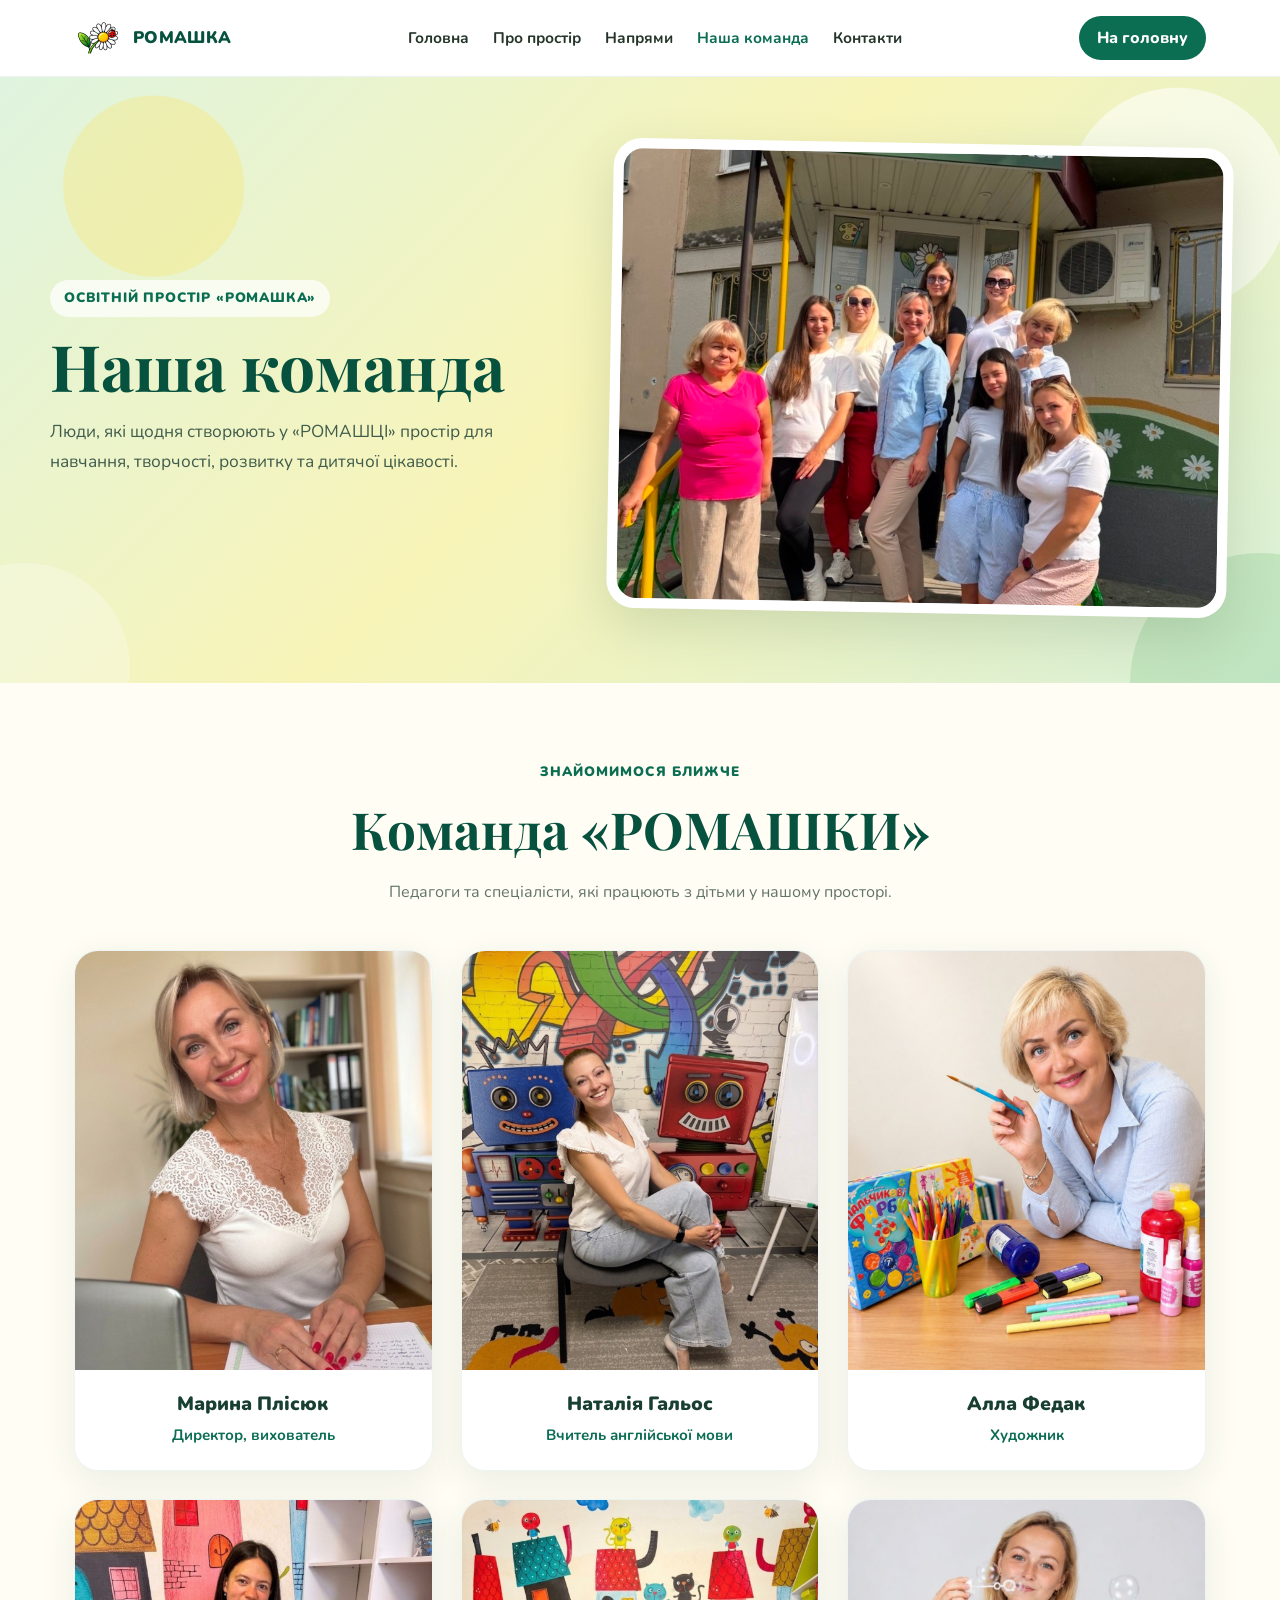
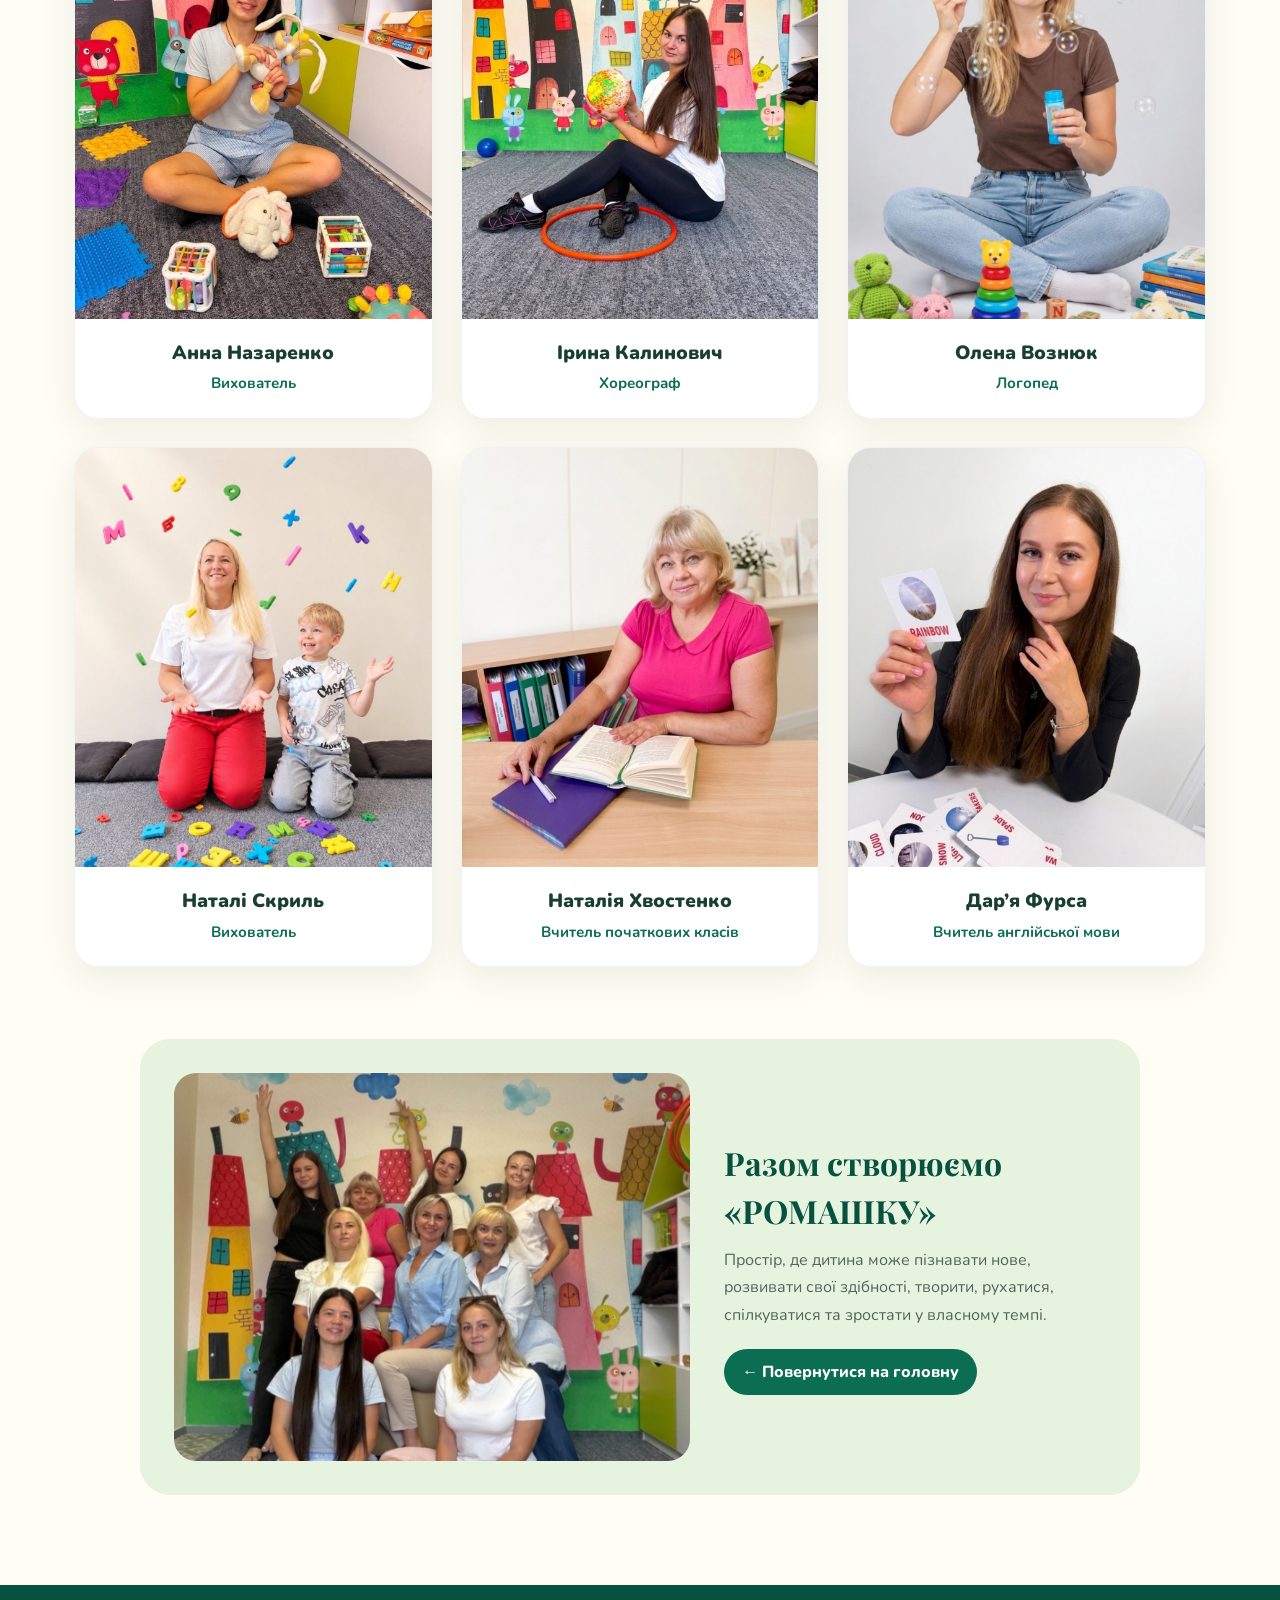
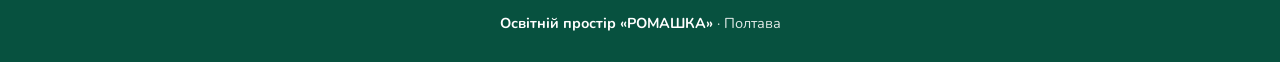
<file: team.html>
<!DOCTYPE html>
<html lang="uk">
<head>
  <meta charset="UTF-8">
  <meta name="viewport" content="width=device-width, initial-scale=1">

  <title>Наша команда — Освітній простір «РОМАШКА» | Полтава</title>

  <meta
    name="description"
    content="Команда освітнього простору «РОМАШКА» у Полтаві: вихователі, вчителі англійської мови, вчитель початкових класів, логопед, хореограф та художник."
  >

  <link rel="preconnect" href="https://fonts.googleapis.com">
  <link rel="preconnect" href="https://fonts.gstatic.com" crossorigin>

  <link
    href="https://fonts.googleapis.com/css2?family=Nunito:wght@400;600;700;800;900&family=Playfair+Display:wght@700;800&display=swap"
    rel="stylesheet"
  >

  <style>
    * {
      box-sizing: border-box;
      margin: 0;
      padding: 0;
    }

    html {
      scroll-behavior: smooth;
    }

    body {
      font-family: "Nunito", sans-serif;
      background: #fffdf4;
      color: #25352a;
      line-height: 1.5;
    }

    img {
      display: block;
      max-width: 100%;
    }

    a {
      color: inherit;
      text-decoration: none;
    }

    /* HEADER */

    .site-header {
      background: rgba(255, 255, 255, 0.97);
      border-bottom: 1px solid rgba(7, 81, 63, 0.08);
      position: sticky;
      top: 0;
      z-index: 100;
    }

    .header-inner {
      max-width: 1180px;
      margin: 0 auto;
      min-height: 76px;
      padding: 10px 24px;
      display: flex;
      align-items: center;
      justify-content: space-between;
      gap: 24px;
    }

    .brand {
      display: flex;
      align-items: center;
      gap: 11px;
      font-weight: 900;
      color: #07513f;
      letter-spacing: 0.02em;
    }

    .brand img {
      width: 48px;
      height: 48px;
      object-fit: contain;
    }

    .brand-text {
      font-size: 1.05rem;
    }

    .nav {
      display: flex;
      align-items: center;
      gap: 24px;
      font-size: 0.96rem;
      font-weight: 700;
    }

    .nav a {
      transition: opacity 0.2s ease;
    }

    .nav a:hover {
      opacity: 0.65;
    }

    .nav .active {
      color: #0b6d52;
    }

    .home-button {
      background: #0b6d52;
      color: white;
      padding: 10px 18px;
      border-radius: 999px;
      font-weight: 800;
    }

    /* HERO */

    .team-hero {
      position: relative;
      overflow: hidden;
      background:
        radial-gradient(circle at 12% 18%, rgba(255, 225, 80, 0.28) 0 90px, transparent 91px),
        radial-gradient(circle at 92% 20%, rgba(255, 255, 255, 0.55) 0 110px, transparent 111px),
        linear-gradient(135deg, #dff4df 0%, #f8f4b8 48%, #d8f0d8 100%);
      padding: 66px 24px 70px;
    }

    .team-hero::before,
    .team-hero::after {
      content: "";
      position: absolute;
      border-radius: 50%;
      opacity: 0.25;
      pointer-events: none;
    }

    .team-hero::before {
      width: 210px;
      height: 210px;
      background: #ffffff;
      left: -80px;
      bottom: -90px;
    }

    .team-hero::after {
      width: 260px;
      height: 260px;
      background: #73bf7b;
      right: -110px;
      bottom: -130px;
    }

    .hero-inner {
      max-width: 1180px;
      margin: 0 auto;
      position: relative;
      z-index: 2;
      display: grid;
      grid-template-columns: 0.9fr 1.1fr;
      gap: 52px;
      align-items: center;
    }

    .eyebrow {
      display: inline-flex;
      align-items: center;
      gap: 8px;
      background: rgba(255, 255, 255, 0.72);
      color: #0b6d52;
      border-radius: 999px;
      padding: 8px 14px;
      margin-bottom: 18px;
      font-size: 0.85rem;
      font-weight: 900;
      letter-spacing: 0.06em;
      text-transform: uppercase;
    }

    .hero-copy h1 {
      font-family: "Playfair Display", serif;
      color: #07513f;
      font-size: clamp(2.5rem, 5vw, 4.8rem);
      line-height: 0.98;
      margin-bottom: 20px;
    }

    .hero-copy p {
      max-width: 570px;
      color: #405c4c;
      font-size: 1.08rem;
      line-height: 1.7;
    }

    .team-main-photo {
      background: white;
      padding: 10px;
      border-radius: 28px;
      box-shadow: 0 18px 50px rgba(44, 83, 55, 0.16);
      transform: rotate(1deg);
    }

    .team-main-photo img {
      width: 100%;
      aspect-ratio: 4 / 3;
      object-fit: cover;
      border-radius: 20px;
    }

    /* TEAM SECTION */

    .team-section {
      max-width: 1180px;
      margin: 0 auto;
      padding: 76px 24px 90px;
    }

    .section-heading {
      text-align: center;
      max-width: 720px;
      margin: 0 auto 46px;
    }

    .section-heading span {
      color: #0b6d52;
      font-weight: 900;
      font-size: 0.85rem;
      letter-spacing: 0.08em;
      text-transform: uppercase;
    }

    .section-heading h2 {
      font-family: "Playfair Display", serif;
      color: #07513f;
      font-size: clamp(2rem, 4vw, 3.2rem);
      margin: 8px 0 12px;
    }

    .section-heading p {
      color: #637469;
      font-size: 1rem;
    }

    .team-grid {
      display: grid;
      grid-template-columns: repeat(3, minmax(0, 1fr));
      gap: 28px;
    }

    .team-card {
      background: white;
      border-radius: 24px;
      overflow: hidden;
      box-shadow: 0 10px 34px rgba(45, 82, 56, 0.09);
      border: 1px solid rgba(11, 109, 82, 0.07);
      transition: transform 0.25s ease, box-shadow 0.25s ease;
    }

    .team-card:hover {
      transform: translateY(-5px);
      box-shadow: 0 16px 40px rgba(45, 82, 56, 0.14);
    }

    .team-photo {
      width: 100%;
      aspect-ratio: 4 / 4.7;
      overflow: hidden;
      background: #edf4ed;
    }

    .team-photo img {
      width: 100%;
      height: 100%;
      object-fit: cover;
      object-position: center;
      transition: transform 0.35s ease;
    }

    .team-card:hover .team-photo img {
      transform: scale(1.025);
    }

    .team-info {
      padding: 20px 20px 23px;
      text-align: center;
    }

    .team-info h3 {
      color: #183f32;
      font-size: 1.2rem;
      font-weight: 900;
      margin-bottom: 5px;
    }

    .team-info p {
      color: #0b6d52;
      font-size: 0.94rem;
      font-weight: 700;
    }

    /* BOTTOM TEAM PHOTO */

    .team-together {
      max-width: 1000px;
      margin: 72px auto 0;
      background: #e5f3df;
      border-radius: 30px;
      padding: 34px;
      display: grid;
      grid-template-columns: 1.15fr 0.85fr;
      gap: 34px;
      align-items: center;
    }

    .team-together img {
      width: 100%;
      aspect-ratio: 4 / 3;
      object-fit: cover;
      border-radius: 22px;
    }

    .together-copy h2 {
      font-family: "Playfair Display", serif;
      color: #07513f;
      font-size: 2rem;
      margin-bottom: 12px;
    }

    .together-copy p {
      color: #52675a;
      line-height: 1.7;
    }

    .back-link {
      display: inline-flex;
      margin-top: 20px;
      background: #0b6d52;
      color: white;
      padding: 11px 18px;
      border-radius: 999px;
      font-weight: 800;
    }

    /* FOOTER */

    footer {
      background: #07513f;
      color: rgba(255, 255, 255, 0.88);
      text-align: center;
      padding: 28px 20px;
      font-size: 0.9rem;
    }

    footer strong {
      color: white;
    }

    /* TABLET */

    @media (max-width: 900px) {
      .nav {
        display: none;
      }

      .hero-inner {
        grid-template-columns: 1fr;
        gap: 34px;
      }

      .hero-copy {
        text-align: center;
      }

      .hero-copy p {
        margin: 0 auto;
      }

      .team-main-photo {
        max-width: 680px;
        margin: 0 auto;
        transform: none;
      }

      .team-grid {
        grid-template-columns: repeat(2, minmax(0, 1fr));
      }

      .team-together {
        grid-template-columns: 1fr;
      }

      .together-copy {
        text-align: center;
      }
    }

    /* MOBILE */

    @media (max-width: 600px) {
      .header-inner {
        min-height: 62px;
        padding: 7px 15px;
      }

      .brand img {
        width: 40px;
        height: 40px;
      }

      .brand-text {
        font-size: 0.92rem;
      }

      .home-button {
        padding: 8px 13px;
        font-size: 0.82rem;
      }

      .team-hero {
        padding: 38px 16px 45px;
      }

      .hero-inner {
        gap: 26px;
      }

      .eyebrow {
        font-size: 0.72rem;
        margin-bottom: 13px;
      }

      .hero-copy h1 {
        font-size: 2.55rem;
        margin-bottom: 14px;
      }

      .hero-copy p {
        font-size: 0.95rem;
        line-height: 1.6;
      }

      .team-main-photo {
        padding: 7px;
        border-radius: 20px;
      }

      .team-main-photo img {
        border-radius: 15px;
      }

      .team-section {
        padding: 48px 14px 60px;
      }

      .section-heading {
        margin-bottom: 28px;
      }

      .section-heading h2 {
        font-size: 2rem;
      }

      .team-grid {
        grid-template-columns: repeat(2, minmax(0, 1fr));
        gap: 12px;
      }

      .team-card {
        border-radius: 17px;
      }

      .team-photo {
        aspect-ratio: 4 / 5;
      }

      .team-info {
        padding: 13px 8px 16px;
      }

      .team-info h3 {
        font-size: 0.96rem;
        line-height: 1.25;
      }

      .team-info p {
        font-size: 0.78rem;
        line-height: 1.3;
        margin-top: 4px;
      }

      .team-together {
        margin-top: 48px;
        padding: 16px;
        border-radius: 22px;
        gap: 20px;
      }

      .team-together img {
        border-radius: 16px;
      }

      .together-copy h2 {
        font-size: 1.7rem;
      }

      .together-copy p {
        font-size: 0.92rem;
      }
    }
  </style>
</head>

<body>

  <header class="site-header">
    <div class="header-inner">

      <a class="brand" href="index.html">
        <img src="romashka-clean.png" alt="Логотип освітнього простору РОМАШКА">
        <span class="brand-text">РОМАШКА</span>
      </a>

      <nav class="nav" aria-label="Головна навігація">
        <a href="index.html">Головна</a>
        <a href="index.html#about">Про простір</a>
        <a href="index.html#services">Напрями</a>
        <a class="active" href="team.html">Наша команда</a>
        <a href="index.html#contacts">Контакти</a>
      </nav>

      <a class="home-button" href="index.html">На головну</a>

    </div>
  </header>


  <main>

    <section class="team-hero">
      <div class="hero-inner">

        <div class="hero-copy">
          <div class="eyebrow">Освітній простір «РОМАШКА»</div>

          <h1>Наша команда</h1>

          <p>
            Люди, які щодня створюють у «РОМАШЦІ» простір для навчання,
            творчості, розвитку та дитячої цікавості.
          </p>
        </div>

        <div class="team-main-photo">
          <img
            src="team-outside.jpg"
            alt="Команда освітнього простору РОМАШКА у Полтаві"
          >
        </div>

      </div>
    </section>


    <section class="team-section">

      <div class="section-heading">
        <span>Знайомимося ближче</span>
        <h2>Команда «РОМАШКИ»</h2>
        <p>
          Педагоги та спеціалісти, які працюють з дітьми у нашому просторі.
        </p>
      </div>


      <div class="team-grid">

        <article class="team-card">
          <div class="team-photo">
            <img
              src="maryna-pliusuk.jpg"
              alt="Марина Плісюк — директор, вихователь"
            >
          </div>
          <div class="team-info">
            <h3>Марина Плісюк</h3>
            <p>Директор, вихователь</p>
          </div>
        </article>


        <article class="team-card">
          <div class="team-photo">
            <img
              src="nataliia-halos.jpg"
              alt="Наталія Гальос — вчитель англійської мови"
            >
          </div>
          <div class="team-info">
            <h3>Наталія Гальос</h3>
            <p>Вчитель англійської мови</p>
          </div>
        </article>


        <article class="team-card">
          <div class="team-photo">
            <img
              src="alla-fedak.jpg"
              alt="Алла Федак — художник"
            >
          </div>
          <div class="team-info">
            <h3>Алла Федак</h3>
            <p>Художник</p>
          </div>
        </article>


        <article class="team-card">
          <div class="team-photo">
            <img
              src="anna-nazarenko.jpg"
              alt="Анна Назаренко — вихователь"
            >
          </div>
          <div class="team-info">
            <h3>Анна Назаренко</h3>
            <p>Вихователь</p>
          </div>
        </article>


        <article class="team-card">
          <div class="team-photo">
            <img
              src="iryna-kalynovych.jpg"
              alt="Ірина Калинович — хореограф"
            >
          </div>
          <div class="team-info">
            <h3>Ірина Калинович</h3>
            <p>Хореограф</p>
          </div>
        </article>


        <article class="team-card">
          <div class="team-photo">
            <img
              src="olena-vozniuk.jpg"
              alt="Олена Вознюк — логопед"
            >
          </div>
          <div class="team-info">
            <h3>Олена Вознюк</h3>
            <p>Логопед</p>
          </div>
        </article>


        <article class="team-card">
          <div class="team-photo">
            <img
              src="natali-skryl.jpg"
              alt="Наталі Скриль — вихователь"
            >
          </div>
          <div class="team-info">
            <h3>Наталі Скриль</h3>
            <p>Вихователь</p>
          </div>
        </article>


        <article class="team-card">
          <div class="team-photo">
            <img
              src="nataliia-khvostenko.jpg"
              alt="Наталія Хвостенко — вчитель початкових класів"
            >
          </div>
          <div class="team-info">
            <h3>Наталія Хвостенко</h3>
            <p>Вчитель початкових класів</p>
          </div>
        </article>


        <article class="team-card">
          <div class="team-photo">
            <img
              src="daria-fursa.jpg"
              alt="Дар’я Фурса — вчитель англійської мови"
            >
          </div>
          <div class="team-info">
            <h3>Дар’я Фурса</h3>
            <p>Вчитель англійської мови</p>
          </div>
        </article>

      </div>


      <div class="team-together">

        <img
          src="team-inside.jpg"
          alt="Команда освітнього простору РОМАШКА"
        >

        <div class="together-copy">
          <h2>Разом створюємо «РОМАШКУ»</h2>

          <p>
            Простір, де дитина може пізнавати нове, розвивати свої здібності,
            творити, рухатися, спілкуватися та зростати у власному темпі.
          </p>

          <a class="back-link" href="index.html">
            ← Повернутися на головну
          </a>
        </div>

      </div>

    </section>

  </main>


  <footer>
    <strong>Освітній простір «РОМАШКА»</strong> · Полтава
  </footer>

</body>
</html>
</file>
<file: styles.css>
:root {
  --cream: #fffdf4;
  --cream-warm: #fff4c8;
  --green: #0b6d52;
  --green-dark: #07513f;
  --green-soft: #b9dc92;
  --green-mid: #78b978;
  --ink: #171917;
  --text: #5b625c;
  --line: rgba(0, 0, 0, 0.07);
  --white: #ffffff;
  --shadow: 0 12px 28px rgba(35, 70, 50, 0.10);
}

* {
  box-sizing: border-box;
}

html {
  scroll-behavior: smooth;
}

body {
  margin: 0;
  background: var(--cream);
  color: var(--ink);
  font-family: "Nunito", Arial, sans-serif;
  line-height: 1.5;
}

a {
  color: inherit;
  text-decoration: none;
}

img {
  display: block;
  max-width: 100%;
}

.container {
  width: min(1360px, calc(100% - 56px));
  margin: 0 auto;
}

/* HEADER */

.site-header {
  position: sticky;
  top: 0;
  z-index: 100;
  background: rgba(255, 253, 244, 0.97);
  border-bottom: 1px solid var(--line);
  backdrop-filter: blur(8px);
}

.nav {
  min-height: 88px;
  display: flex;
  align-items: center;
  justify-content: space-between;
  gap: 28px;
}

.brand {
  display: flex;
  align-items: center;
  gap: 14px;
  flex-shrink: 0;
}

.brand strong {
  display: block;
  font-size: 24px;
  letter-spacing: 0.13em;
  line-height: 1;
}

.brand small {
  display: block;
  margin-top: 6px;
  color: #757c76;
  font-size: 13px;
}

.brand-mark {
  position: relative;
  width: 50px;
  height: 50px;
  flex: 0 0 50px;
}

.brand-mark .petal {
  position: absolute;
  top: 2px;
  left: 18px;
  width: 14px;
  height: 23px;
  background: #fff;
  border: 2px solid #292d29;
  border-radius: 50%;
  transform-origin: 7px 23px;
}

.brand-mark .p1 { transform: rotate(0deg); }
.brand-mark .p2 { transform: rotate(45deg); }
.brand-mark .p3 { transform: rotate(90deg); }
.brand-mark .p4 { transform: rotate(135deg); }
.brand-mark .p5 { transform: rotate(180deg); }
.brand-mark .p6 { transform: rotate(225deg); }
.brand-mark .p7 { transform: rotate(270deg); }
.brand-mark .p8 { transform: rotate(315deg); }

.center-dot {
  position: absolute;
  z-index: 3;
  top: 17px;
  left: 17px;
  width: 17px;
  height: 17px;
  background: #f5ca29;
  border: 2px solid #292d29;
  border-radius: 50%;
}

.menu {
  display: flex;
  align-items: center;
  gap: 30px;
  font-size: 16px;
  font-weight: 800;
}

.menu-btn {
  display: none;
  padding: 0;
  border: 0;
  background: transparent;
  color: #111;
  font-size: 32px;
  cursor: pointer;
}

/* BUTTONS */

.btn {
  display: inline-flex;
  min-height: 52px;
  padding: 0 28px;
  align-items: center;
  justify-content: center;
  background: var(--green);
  color: #fff;
  border: 2px solid var(--green);
  border-radius: 999px;
  font-weight: 900;
  text-align: center;
}

.btn-small {
  min-height: 48px;
  padding: 0 26px;
}

.btn-ghost {
  background: transparent;
  color: var(--green);
}

.btn-dark {
  background: #173f32;
  border-color: #173f32;
}

/* HERO */

.hero {
  position: relative;
  overflow: hidden;
  background:
    radial-gradient(circle at 20% 50%, rgba(255, 221, 90, 0.18), transparent 25%),
    linear-gradient(105deg, #fffdf4 0%, #fff9df 58%, #fff0ad 100%);
}

.hero-grid {
  display: grid;
  grid-template-columns: 1.05fr 0.95fr;
  gap: 0;
  min-height: 590px;
  align-items: stretch;
}

.hero-copy {
  position: relative;
  z-index: 20;
  display: flex;
  flex-direction: column;
  justify-content: center;
  padding: 48px 28px 48px 0;
}

.eyebrow {
  margin-bottom: 14px;
  color: #347a61;
  font-size: 16px;
  font-weight: 900;
}

.hero h1 {
  max-width: 700px;
  margin: 0;
  color: #111;
  font-family: "Playfair Display", Georgia, serif;
  font-size: clamp(60px, 5.4vw, 86px);
  font-weight: 800;
  line-height: 0.94;
  letter-spacing: -0.045em;
}

.hero h1 span {
  color: var(--green);
}

.lead {
  max-width: 640px;
  margin: 24px 0 0;
  color: var(--text);
  font-size: 19px;
  line-height: 1.55;
}

.hero-actions {
  display: flex;
  flex-wrap: wrap;
  gap: 14px;
  margin-top: 28px;
}

.mini-trust {
  display: flex;
  flex-wrap: wrap;
  gap: 22px;
  margin-top: 24px;
  color: #525a53;
  font-size: 15px;
  font-weight: 700;
}

/* HERO ART */

.hero-art {
  position: relative;
  height: 590px;
  overflow: hidden;
}

.sun {
  position: absolute;
  z-index: 1;
  top: 34px;
  right: 72px;
  width: 160px;
  height: 160px;
  border-radius: 50%;
  background: linear-gradient(145deg, #ffe77a, #f6ca34);
}

.hill {
  position: absolute;
  pointer-events: none;
}

.hill-1 {
  z-index: 2;
  right: -230px;
  bottom: -35px;
  width: 820px;
  height: 300px;
  background: var(--green-soft);
  border-radius: 55% 45% 0 0;
  transform: rotate(-5deg);
}

.hill-2 {
  z-index: 6;
  left: -110px;
  bottom: -56px;
  width: 900px;
  height: 105px;
  background: var(--green-mid);
  border-radius: 50% 50% 0 0;
  transform: rotate(1deg);
}

.big-daisy {
  position: absolute;
  z-index: 5;
  left: 50%;
  bottom: 0;
  width: 390px;
  height: 390px;
  transform: translateX(-50%);
  background: transparent;
}

.big-daisy img {
  width: 100%;
  height: 100%;
  object-fit: contain;
  background: transparent;
}

.card-float {
  position: absolute;
  z-index: 12;
  padding: 18px 20px;
  background: rgba(255, 255, 255, 0.95);
  border: 1px solid rgba(0, 0, 0, 0.025);
  border-radius: 22px;
  box-shadow: var(--shadow);
}

.card-float b {
  display: block;
  margin-bottom: 7px;
  color: #20241f;
  font-size: 30px;
  line-height: 1;
}

.card-float span {
  color: #4f5650;
  font-size: 14px;
}

.card-b {
  top: 76px;
  left: 8px;
  width: 178px;
  transform: rotate(-6deg);
}

.card-b .numbers {
  display: flex;
  gap: 7px;
  margin-bottom: 8px;
  font-size: 34px;
  font-weight: 900;
}

.card-b .n1 { color: #168bd2; }
.card-b .n2 { color: #f0a31b; }
.card-b .n3 { color: #e54141; }

.card-a {
  top: 140px;
  right: 0;
  width: 170px;
  transform: rotate(5deg);
}

.card-a b {
  font-size: 33px;
}

.card-c {
  right: 6px;
  bottom: 35px;
  width: 132px;
  transform: rotate(5deg);
}

.card-c b {
  color: var(--green);
  font-size: 27px;
}

/* SECTIONS */

.section {
  padding: 78px 0;
}

.soft {
  background: #f4f8ee;
}

.warm {
  background: linear-gradient(135deg, #fff5d6, #f1f7e8);
}

.section h2 {
  margin: 0;
  color: #111;
  font-family: "Playfair Display", Georgia, serif;
  font-size: clamp(40px, 4vw, 58px);
  line-height: 1.06;
}

.two-col,
.contact-grid {
  display: grid;
  grid-template-columns: 0.9fr 1.1fr;
  gap: 64px;
}

.body-copy {
  color: #555d56;
  font-size: 18px;
}

/* PROGRAMS */

.section-head {
  display: flex;
  align-items: flex-end;
  justify-content: space-between;
  gap: 36px;
  margin-bottom: 38px;
}

.section-head > p {
  max-width: 340px;
  margin: 0;
  color: #777f78;
}

.program-grid {
  display: grid;
  grid-template-columns: repeat(4, 1fr);
  gap: 18px;
}

.program-card {
  min-height: 230px;
  padding: 25px;
  background: rgba(255, 255, 255, 0.86);
  border: 1px solid rgba(42, 70, 52, 0.09);
  border-radius: 23px;
  box-shadow: 0 7px 24px rgba(35, 75, 55, 0.05);
}

.icon {
  margin-bottom: 14px;
  font-size: 30px;
}

.program-card h3 {
  margin: 0 0 10px;
  font-size: 19px;
  line-height: 1.3;
}

.program-card p {
  margin: 0;
  color: #69716a;
  font-size: 15px;
  line-height: 1.5;
}

/* WHY */

.warm h2 {
  max-width: 860px;
  margin-bottom: 36px;
}

.benefits {
  display: grid;
  grid-template-columns: repeat(4, 1fr);
  gap: 18px;
}

.benefits > div {
  min-height: 175px;
  padding: 24px;
  background: rgba(255, 255, 255, 0.75);
  border-radius: 22px;
}

.benefits b {
  color: var(--green);
}

.benefits h3 {
  margin: 11px 0 7px;
}

.benefits p {
  margin: 0;
  color: #69716a;
}

/* INSTAGRAM */

.instagram {
  background: var(--green);
  color: #fff;
}

.instagram h2 {
  color: #fff;
}

.instagram .eyebrow,
.instagram p {
  color: #d9eee6;
}

.insta-box {
  display: flex;
  align-items: center;
  justify-content: space-between;
  gap: 42px;
}

/* CONTACTS */

.contact-card {
  padding: 32px;
  background: #fff;
  border: 1px solid var(--line);
  border-radius: 26px;
  box-shadow: var(--shadow);
}

.contact-row {
  display: flex;
  gap: 16px;
  padding: 17px 0;
  border-bottom: 1px solid #eceee8;
}

.contact-row:first-child {
  padding-top: 0;
}

.contact-row > span {
  font-size: 24px;
}

.contact-row small {
  display: block;
  color: #858c86;
}

.contact-row strong,
.contact-row a {
  display: block;
  margin-top: 4px;
  font-size: 17px;
  font-weight: 900;
}

.contact-actions {
  display: flex;
  flex-wrap: wrap;
  gap: 12px;
  margin-top: 24px;
}

/* FOOTER */

footer {
  padding: 30px 0;
  background: #f1efe2;
}

.footer-grid {
  display: flex;
  align-items: center;
  justify-content: space-between;
  gap: 28px;
}

footer p {
  color: #707770;
}

/* TABLET */

@media (max-width: 1100px) {
  .container {
    width: calc(100% - 40px);
  }

  .menu {
    gap: 18px;
    font-size: 14px;
  }

  .hero-grid {
    grid-template-columns: 1fr 450px;
  }

  .hero h1 {
    font-size: 64px;
  }

  .big-daisy {
    width: 340px;
    height: 340px;
  }

  .program-grid,
  .benefits {
    grid-template-columns: repeat(2, 1fr);
  }
}

/* MOBILE */

@media (max-width: 760px) {
  .container {
    width: calc(100% - 24px);
  }

  .nav {
    min-height: 62px;
  }

  .brand {
    gap: 7px;
  }

  .brand-mark {
    transform: scale(0.62);
    transform-origin: left center;
    margin-right: -10px;
  }

  .brand strong {
    font-size: 15px;
    letter-spacing: 0.11em;
  }

  .brand small {
    margin-top: 2px;
    font-size: 8.5px;
  }

  .menu-btn {
    display: block;
    font-size: 26px;
  }

  .menu {
    display: none;
    position: absolute;
    top: 62px;
    left: 12px;
    right: 12px;
    padding: 17px;
    flex-direction: column;
    align-items: stretch;
    gap: 13px;
    background: #fff;
    border-radius: 18px;
    box-shadow: var(--shadow);
  }

  .menu.open {
    display: flex;
  }

  .hero-grid {
    display: block;
    min-height: auto;
  }

  .hero-copy {
    padding: 14px 0 3px;
  }

  .eyebrow {
    margin-bottom: 6px;
    font-size: 10.5px;
    line-height: 1.2;
  }

  .hero h1 {
    max-width: 100%;
    font-size: clamp(32px, 9vw, 40px);
    line-height: 0.94;
    letter-spacing: -0.04em;
  }

  .lead {
    margin-top: 9px;
    font-size: 11.5px;
    line-height: 1.38;
  }

  .hero-actions {
    display: grid;
    grid-template-columns: 1fr 1fr;
    gap: 6px;
    margin-top: 10px;
  }

  .hero-actions .btn {
    min-height: 34px;
    width: 100%;
    padding: 0 7px;
    font-size: 9px;
    line-height: 1.05;
  }

  .mini-trust {
    display: flex;
    flex-wrap: nowrap;
    justify-content: space-between;
    align-items: center;
    gap: 2px;
    margin: 8px 0 2px;
    font-size: 7.6px;
    line-height: 1.05;
  }

  .mini-trust span {
    white-space: nowrap;
  }

  .hero-art {
    position: relative;
    height: 175px;
    min-height: 175px;
    margin: 0 -12px;
    overflow: hidden;
  }

  .sun {
    top: 9px;
    right: 24px;
    width: 54px;
    height: 54px;
  }

  .hill-1 {
    right: -145px;
    bottom: -18px;
    width: 395px;
    height: 105px;
  }

  .hill-2 {
    z-index: 6;
    left: 50%;
    bottom: -24px;
    width: 480px;
    height: 46px;
    transform: translateX(-50%) rotate(1deg);
  }

  .big-daisy {
    z-index: 5;
    left: 46%;
    bottom: -1px;
    width: 120px;
    height: 120px;
    transform: translateX(-50%);
  }

  .card-float {
    min-height: 0;
    padding: 6px 7px;
    border-radius: 11px;
    box-shadow: 0 4px 12px rgba(40, 70, 50, 0.09);
  }

  .card-float span {
    font-size: 7px;
    line-height: 1.05;
  }

  .card-b {
    top: 10px;
    left: 6px;
    width: 76px;
    transform: rotate(-5deg);
  }

  .card-b .numbers {
    gap: 2px;
    margin-bottom: 2px;
    font-size: 15px;
  }

  .card-a {
    top: 20px;
    right: 6px;
    width: 74px;
    transform: rotate(5deg);
  }

  .card-a b {
    margin-bottom: 2px;
    font-size: 17px;
  }

  .card-c {
    right: 6px;
    bottom: 10px;
    width: 64px;
    padding: 6px;
    transform: rotate(4deg);
  }

  .card-c b {
    margin-bottom: 1px;
    font-size: 14px;
  }

  .section {
    padding: 46px 0;
  }

  .section h2 {
    font-size: 34px;
  }

  .two-col,
  .contact-grid {
    grid-template-columns: 1fr;
    gap: 22px;
  }

  .section-head {
    flex-direction: column;
    align-items: flex-start;
    gap: 13px;
    margin-bottom: 26px;
  }

  .program-grid,
  .benefits {
    grid-template-columns: 1fr;
  }

  .program-card {
    min-height: 0;
  }

  .insta-box,
  .footer-grid {
    flex-direction: column;
    align-items: flex-start;
  }
}

@media (max-width: 390px) {
  .hero h1 {
    font-size: 31px;
  }

  .lead {
    font-size: 10.5px;
  }

  .hero-actions .btn {
    font-size: 8.5px;
  }

  .mini-trust {
    font-size: 7px;
  }

  .hero-art {
    height: 165px;
    min-height: 165px;
  }

  .big-daisy {
    width: 112px;
    height: 112px;
  }
}

/* ===== Макет: кремовая гамма, карточки вокруг ромашки ===== */
/* =========================================================
   ROMASHKA — HERO FINAL
   ========================================================= */

.hero {
  position: relative;
  overflow: hidden;
  background: linear-gradient(
    180deg,
    #9edcf5 0%,
    #bce9f1 38%,
    #fff3a5 72%,
    #e5f5b4 100%
  );
}

/* РАДУГА */

.hero::before {
  content: "";
  position: absolute;
  width: 330px;
  height: 330px;
  top: -185px;
  right: -100px;
  border-radius: 50%;
  background: radial-gradient(
    circle,
    transparent 0 44%,
    #9edcf5 44% 50%,
    #9fd7a3 50% 56%,
    #f3df83 56% 62%,
    #f5bd85 62% 68%,
    #e9a0b5 68% 74%,
    transparent 74%
  );
  z-index: 1;
  pointer-events: none;
}

.hero::after {
  content: none;
}

.hero-grid {
  position: relative;
  z-index: 2;
}


/* =========================================================
   DESKTOP ART
   ========================================================= */

.hero-art {
  position: relative;
  height: 590px;
  overflow: hidden;
}

/* Солнце */

.hero-art .sun {
  position: absolute;
  width: 145px;
  height: 145px;
  top: 120px;
  right: 45px;
  border-radius: 50%;
  background: radial-gradient(
    circle at 35% 30%,
    #ffe985 0%,
    #ffd438 55%,
    #f7b817 100%
  );
  box-shadow: 0 0 35px rgba(255, 211, 42, 0.20);
  z-index: 2;
}

/* Холмы */

.hero-art .hill-1 {
  position: absolute;
  width: 125%;
  height: 245px;
  left: -15%;
  bottom: -75px;
  background: #9bd66f;
  border-radius: 52% 48% 0 0;
  transform: rotate(-3deg);
  z-index: 2;
}

.hero-art .hill-2 {
  position: absolute;
  width: 130%;
  height: 125px;
  left: -15%;
  bottom: -60px;
  background: #72c765;
  border-radius: 52% 48% 0 0;
  transform: rotate(2deg);
  z-index: 3;
}

/* Ромашка */

.hero-art .big-daisy {
  position: absolute;
  width: 330px;
  height: 330px;
  left: 50%;
  bottom: -5px;
  transform: translateX(-50%);
  z-index: 4;
}

.hero-art .big-daisy img {
  width: 100%;
  height: 100%;
  object-fit: contain;
}


/* =========================================================
   DESKTOP CARDS
   ========================================================= */

.hero-art .card-float {
  position: absolute;
  padding: 12px 15px;
  background: rgba(255,255,255,.96);
  border: 0;
  border-radius: 16px;
  box-shadow: 0 5px 16px rgba(40,70,50,.08);
  z-index: 6;
}

.hero-art .card-float b {
  display: block;
  margin: 0 0 4px;
  color: #20241f;
  font-size: 22px;
  line-height: 1;
}

.hero-art .card-float span {
  color: #555d56;
  font-size: 12px;
  line-height: 1.15;
}

.hero-art .card-a {
  top: 105px;
  left: 4%;
  width: 135px;
  transform: rotate(-4deg);
}

.hero-art .card-b {
  top: 55px;
  left: 35%;
  width: 145px;
  transform: rotate(3deg);
}

.hero-art .card-b .numbers {
  display: flex;
  gap: 4px;
  margin: 0 0 4px;
  font-size: 20px;
  font-weight: 900;
}

.hero-art .card-b .n1 { color: #168bd2; }
.hero-art .card-b .n2 { color: #f0a31b; }
.hero-art .card-b .n3 { color: #e54141; }

.hero-art .card-c {
  top: 245px;
  right: 2%;
  width: 120px;
  transform: rotate(4deg);
}

.hero-art .card-c b {
  color: var(--green);
  font-size: 20px;
}


/* =========================================================
   MOBILE
   ========================================================= */

@media (max-width: 760px) {

  .container {
    width: calc(100% - 40px);
  }

  /* HEADER */

  .nav {
    min-height: 106px;
  }

  .brand {
    gap: 10px;
  }

  .brand-mark {
    transform: scale(.82);
    transform-origin: left center;
    margin-right: -3px;
  }

  .brand strong {
    font-size: 22px;
    letter-spacing: .12em;
  }

  .brand small {
    margin-top: 4px;
    font-size: 10px;
  }

  .menu-btn {
    display: block;
    font-size: 36px;
  }

  .menu {
    display: none;
    position: absolute;
    top: 106px;
    left: 20px;
    right: 20px;
    padding: 18px;
    flex-direction: column;
    align-items: stretch;
    gap: 14px;
    background: #fff;
    border-radius: 18px;
    box-shadow: var(--shadow);
  }

  .menu.open {
    display: flex;
  }


  /* HERO */

  .hero {
    background: linear-gradient(
      180deg,
      #9edcf5 0%,
      #bce9f1 38%,
      #fff3a5 70%,
      #e5f5b4 100%
    );
  }

  /* Радуга */

  .hero::before {
    width: 205px;
    height: 205px;
    top: -100px;
    right: -67px;
    background: radial-gradient(
      circle,
      transparent 0 42%,
      #9edcf5 42% 48%,
      #9fd7a3 48% 54%,
      #f3df83 54% 60%,
      #f5bd85 60% 66%,
      #e9a0b5 66% 72%,
      transparent 72%
    );
  }

  .hero-grid {
    display: block;
    min-height: auto;
  }

  .hero-copy {
    position: relative;
    z-index: 3;
    padding: 25px 0 4px;
  }

  .eyebrow {
    margin-bottom: 14px;
    font-size: 14px;
    line-height: 1.2;
  }

  .hero h1 {
    max-width: 620px;
    font-size: clamp(42px, 7.2vw, 54px);
    line-height: .94;
    letter-spacing: -.045em;
  }

  .lead {
    max-width: 650px;
    margin-top: 18px;
    font-size: 18px;
    line-height: 1.45;
  }


  /* КНОПКИ */

  .hero-actions {
    display: grid;
    grid-template-columns: 1fr 1fr;
    gap: 10px;
    margin-top: 20px;
  }

  .hero-actions .btn {
    width: 100%;
    min-height: 52px;
    padding: 0 10px;
    font-size: 16px;
    line-height: 1.05;
  }


  /* ТРИ ПРЕИМУЩЕСТВА */

  .mini-trust {
    width: 100%;
    display: grid;
    grid-template-columns: repeat(3, minmax(0,1fr));
    gap: 6px;
    margin: 14px 0 5px;
    font-size: 11px;
    line-height: 1.15;
  }

  .mini-trust span {
    display: block;
    min-width: 0;
    white-space: normal;
    text-align: center;
  }


  /* НИЖНЯЯ ИЛЛЮСТРАЦИЯ */

  .hero-art {
    position: relative;
    height: 285px;
    min-height: 285px;
    margin: 0 -20px;
    overflow: hidden;
    background: transparent;
  }


  /* СОЛНЦЕ */

  .hero-art .sun {
    width: 70px;
    height: 70px;
    top: 78px;
    right: 6%;
    left: auto;
    bottom: auto;
    box-shadow: none;
    z-index: 2;
  }


  /* ТРИ БЕЛЫЕ КАРТОЧКИ:
     одинаковые, не перекрываются */

  .hero-art .card-float {
    position: absolute;
    top: 24px;
    width: 30%;
    height: 54px;
    min-width: 0;
    min-height: 0;
    padding: 6px 7px;
    display: flex;
    align-items: center;
    justify-content: center;
    gap: 4px;
    overflow: hidden;
    background: rgba(255,255,255,.96);
    border: 0;
    border-radius: 13px;
    box-shadow: 0 4px 12px rgba(42,73,58,.07);
    transform: none;
    z-index: 6;
  }

  .hero-art .card-float b {
    flex-shrink: 0;
    display: inline-block;
    margin: 0;
    font-size: 15px;
    line-height: 1;
  }

  .hero-art .card-float span {
    display: inline-block;
    min-width: 0;
    margin: 0;
    font-size: 8.5px;
    line-height: 1.1;
    white-space: normal;
  }

  /* Английский */

  .hero-art .card-a {
    left: 2%;
    right: auto;
    top: 24px;
    width: 29%;
    transform: rotate(-2deg);
  }

  /* Подготовка */

  .hero-art .card-b {
    left: 35.5%;
    right: auto;
    top: 24px;
    width: 29%;
    transform: rotate(1deg);
  }

  .hero-art .card-b .numbers {
    display: inline-flex;
    flex-shrink: 0;
    gap: 2px;
    margin: 0;
    font-size: 12px;
    line-height: 1;
    white-space: nowrap;
  }

  /* Ритмика */

  .hero-art .card-c {
    left: auto;
    right: 2%;
    top: 24px;
    bottom: auto;
    width: 29%;
    transform: rotate(2deg);
  }

  .hero-art .card-c b {
    margin: 0;
    font-size: 13px;
  }


  /* РОМАШКА */

  .hero-art .big-daisy {
    width: 155px;
    height: 175px;
    left: 50%;
    top: auto;
    bottom: -2px;
    transform: translateX(-50%);
    z-index: 5;
  }


  /* ХОЛМЫ */

  .hero-art .hill-1 {
    width: 125%;
    height: 105px;
    left: -22%;
    bottom: -38px;
    background: #9bd66f;
    border-radius: 52% 48% 0 0;
    transform: rotate(-2deg);
    z-index: 2;
  }

  .hero-art .hill-2 {
    width: 125%;
    height: 72px;
    left: -4%;
    bottom: -37px;
    background: #72c765;
    border-radius: 52% 48% 0 0;
    transform: rotate(2deg);
    z-index: 4;
  }


  /* ОСТАЛЬНАЯ СТРАНИЦА */

  .section {
    padding: 52px 0;
  }

  .section h2 {
    font-size: 42px;
  }

  .two-col,
  .contact-grid {
    grid-template-columns: 1fr;
    gap: 24px;
  }

  .section-head {
    flex-direction: column;
    align-items: flex-start;
    gap: 14px;
    margin-bottom: 26px;
  }

  .program-grid,
  .benefits {
    grid-template-columns: 1fr;
  }

  .program-card {
    min-height: 0;
  }

  .insta-box,
  .footer-grid {
    flex-direction: column;
    align-items: flex-start;
  }
}


/* VERY SMALL PHONES */

@media (max-width: 390px) {

  .container {
    width: calc(100% - 28px);
  }

  .hero h1 {
    font-size: 36px;
  }

  .lead {
    font-size: 16px;
  }

  .hero-actions .btn {
    font-size: 14px;
  }

  .mini-trust {
    font-size: 10px;
  }

  .hero-art {
    height: 270px;
    min-height: 270px;
    margin-left: -14px;
    margin-right: -14px;
  }

  .hero-art .card-float {
    width: 30%;
    padding-left: 5px;
    padding-right: 5px;
  }

  .hero-art .card-float b {
    font-size: 14px;
  }

  .hero-art .card-float span {
    font-size: 8px;
  }

  .hero-art .big-daisy {
    width: 145px;
    height: 165px;
  }
}


/* СОХРАНЯЕМ ЦВЕТА ОСТАЛЬНОГО САЙТА */

.section.soft {
  background: #f3f8ec;
}

.instagram,
.section.instagram {
  background: #fff4c4;
  color: #173f32;
}

.instagram h2 {
  color: #173f32;
}

.instagram .eyebrow,
.instagram p {
  color: #347a61;
}
/* Заголовок HERO на мобильном — не заходит на радугу */
@media (max-width: 760px) {
  .hero h1 {
    font-size: 52px !important;
    line-height: 0.96 !important;
    max-width: 68% !important;
    letter-spacing: -1.5px !important;
  }
}
@media screen and (max-width: 760px) {
  body .hero .hero-copy h1 {
    font-size: 42px !important;
    line-height: 0.98 !important;
    letter-spacing: -1px !important;
  }
}
</file>
